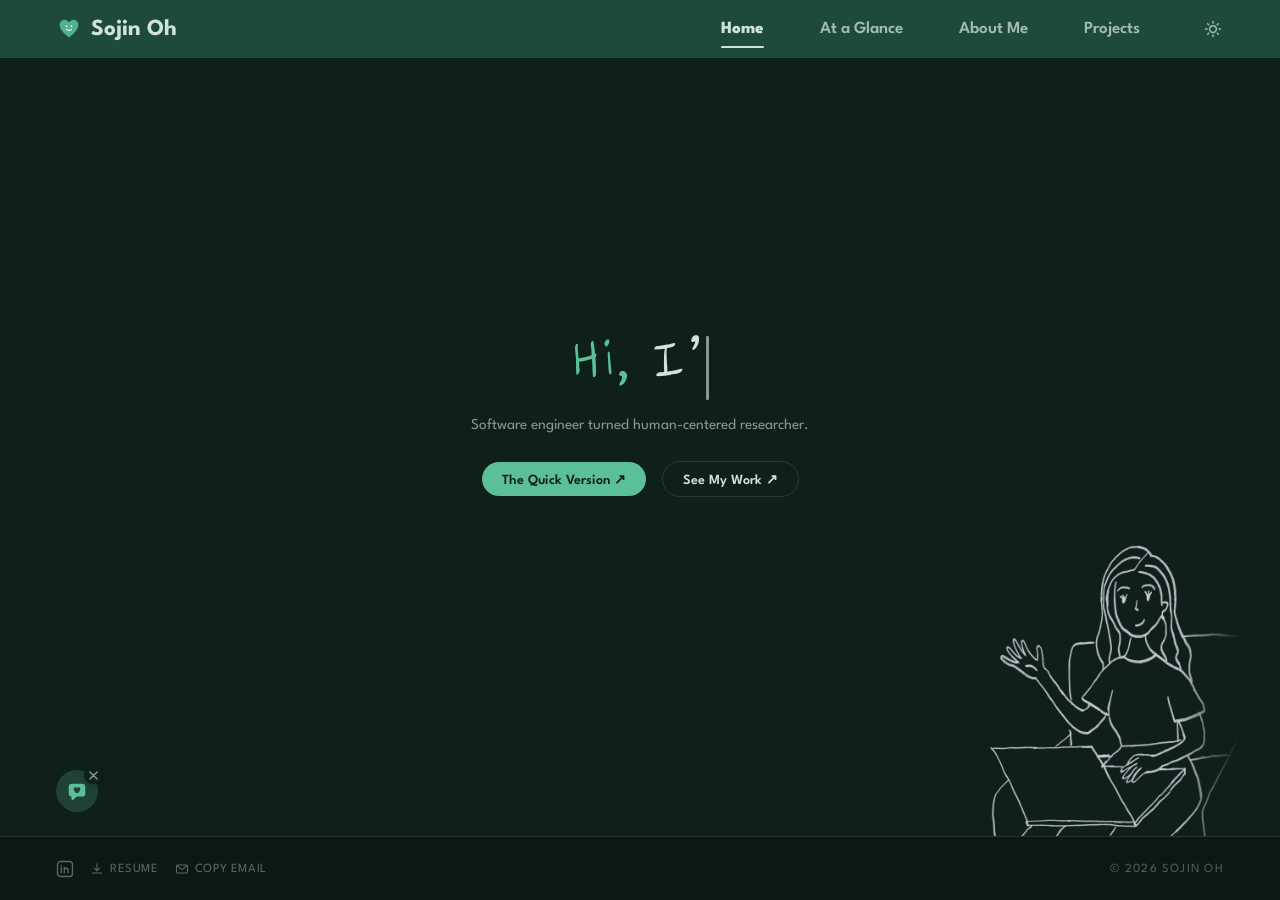
<file: index.html>
<!DOCTYPE html>
<html lang="en">
<head>
  <!-- Google tag (gtag.js) -->
  <script async src="https://www.googletagmanager.com/gtag/js?id=G-WYX55VS86H"></script>
  <script>
    window.dataLayer = window.dataLayer || [];
    function gtag(){dataLayer.push(arguments);}
    gtag('js', new Date());
    gtag('config', 'G-WYX55VS86H');
  </script>
  <meta charset="UTF-8">
  <meta name="viewport" content="width=device-width, initial-scale=1.0">
  <title>Sojin Oh</title>
  <link rel="preconnect" href="https://fonts.googleapis.com">
  <link rel="preconnect" href="https://fonts.gstatic.com" crossorigin>
  <link href="https://fonts.googleapis.com/css2?family=League+Spartan:wght@400;500;600;700;800&display=swap" rel="stylesheet">
  <script src="js/theme.js?v=2"></script>
  <link rel="stylesheet" href="css/base.css?v=1781901800">
  <link rel="stylesheet" href="css/nav.css?v=1781768619">
  <link rel="preload" href="fonts/Sojin-Hangul.ttf?v=2" as="font" type="font/ttf" crossorigin>
  <link rel="stylesheet" href="css/hero.css?v=1781900600">
  <link rel="stylesheet" href="css/cursor.css?v=1781900000">
  <link rel="stylesheet" href="css/feedback.css?v=1781900007">
</head>
<body>

<!-- Custom heart cursor -->
<div id="cursor-heart">
  <svg viewBox="0 0 64 64" fill="none">
    <path d="M32 52C32 52,9 37,9 22C9 14.5,15 9,21 9C26 9,30 12.5,32 16C34 12.5,38 9,43 9C49 9,55 14.5,55 22C55 37,32 52,32 52Z" fill="currentColor" opacity="0.9"/>
    <circle cx="26" cy="25" r="2" fill="white"/>
    <circle cx="38" cy="25" r="2" fill="white"/>
    <path d="M26 33 Q32 38.5 38 33" stroke="white" stroke-width="2.5" fill="none" stroke-linecap="round"/>
  </svg>
</div>
<canvas id="cursor-sparkle-canvas" width="90" height="90"></canvas>

<!-- Nav -->
<nav class="nav">
  <div class="nav-inner">
  <a class="nav-brand" href="/">
    <svg class="nav-heart-icon" viewBox="0 0 64 64" fill="none">
      <path d="M32 52C32 52,9 37,9 22C9 14.5,15 9,21 9C26 9,30 12.5,32 16C34 12.5,38 9,43 9C49 9,55 14.5,55 22C55 37,32 52,32 52Z" fill="currentColor" opacity="0.9"/>
      <circle cx="26" cy="25" r="2" fill="white"/>
      <circle cx="38" cy="25" r="2" fill="white"/>
      <path d="M26 33 Q32 38.5 38 33" stroke="white" stroke-width="2.5" fill="none" stroke-linecap="round"/>
    </svg>
    <span class="nav-logo-text">Sojin Oh</span>
  </a>
  <nav class="nav-links">
    <a class="nav-img-link active" href="/">Home</a>
    <a class="nav-img-link" href="glance.html">At a Glance</a>
    <a class="nav-img-link" href="about.html">About Me</a>
    <a class="nav-img-link" href="work.html">Projects</a>
  </nav>
  </div>
</nav>

<!-- Hero -->
<main class="hero">
  <div class="hero-inner">
    <div class="hero-content">
      <div class="heading-wrap">
        <div class="heading-text" id="heading-text"></div>
      </div>
      <p class="hero-caption">Software engineer turned human-centered researcher.</p>
      <div class="cta-row">
        <a class="cta" href="glance.html">The Quick Version ↗</a>
        <a class="cta-secondary" href="work.html">See My Work ↗</a>
      </div>
    </div>
  </div>
</main>

<!-- Doodle corner illustration -->
<img id="doodle-default" class="doodle" src="images/Animated-PNG-Export.png" alt="" aria-hidden="true">
<img id="doodle-hover"   class="doodle" src="images/doodle-hover.png"         alt="" aria-hidden="true">

<!-- Feedback bubble -->
<div class="feedback-toggle-wrap">
  <button class="feedback-toggle hidden" id="feedback-toggle" aria-label="Leave feedback">
    <svg class="feedback-icon" viewBox="0 0 24 24" aria-hidden="true"><path fill="currentColor" fill-rule="evenodd" d="M6.5 3h11A3.5 3.5 0 0 1 21 6.5v7a3.5 3.5 0 0 1-3.5 3.5h-5.6l-4.3 3.6c-.65.55-1.6.08-1.6-.76V17A3.5 3.5 0 0 1 3 13.5v-7A3.5 3.5 0 0 1 6.5 3zM12 13.6s-3.6-2.2-3.6-4.6a1.85 1.85 0 0 1 3.6-.8 1.85 1.85 0 0 1 3.6.8c0 2.4-3.6 4.6-3.6 4.6z"/></svg>
  </button>
  <button class="feedback-dismiss" id="feedback-dismiss" aria-label="Hide feedback button">
    <svg width="9" height="9" viewBox="0 0 10 10" fill="none" stroke="currentColor" stroke-width="1.6" stroke-linecap="round">
      <path d="M1 1l8 8M9 1l-8 8"/>
    </svg>
  </button>
</div>

<div class="feedback-card hidden" id="feedback-card">
  <button class="feedback-close" id="feedback-close" aria-label="Minimize">
    <svg width="13" height="13" viewBox="0 0 16 16" fill="none" stroke="currentColor" stroke-width="1.8" stroke-linecap="round">
      <path d="M3 13h10"/>
    </svg>
  </button>
  <div class="feedback-question feedback-title">Did you find what you were looking for?</div>
  <div class="feedback-emojis" id="feedback-emojis">
    <button class="feedback-emoji" data-label="Lost me">
      <svg class="feedback-emoji-icon" viewBox="0 0 64 64" fill="none" aria-hidden="true">
        <path d="M32 52C32 52,9 37,9 22C9 14.5,15 9,21 9C26 9,30 12.5,32 16C34 12.5,38 9,43 9C49 9,55 14.5,55 22C55 37,32 52,32 52Z" fill="currentColor" opacity="0.9"/>
        <path d="M24 23l4 4M24 27l4-4" stroke="white" stroke-width="2" stroke-linecap="round"/>
        <path d="M36 23l4 4M36 27l4-4" stroke="white" stroke-width="2" stroke-linecap="round"/>
        <path d="M24 35q2-2.4 4 0q2 2.4 4 0q2-2.4 4 0q2 2.4 4 0" stroke="white" stroke-width="2" fill="none" stroke-linecap="round"/>
      </svg>
      <span>Lost me</span>
    </button>
    <button class="feedback-emoji" data-label="Meh">
      <svg class="feedback-emoji-icon" viewBox="0 0 64 64" fill="none" aria-hidden="true">
        <path d="M32 52C32 52,9 37,9 22C9 14.5,15 9,21 9C26 9,30 12.5,32 16C34 12.5,38 9,43 9C49 9,55 14.5,55 22C55 37,32 52,32 52Z" fill="currentColor" opacity="0.9"/>
        <path d="M24 25h4" stroke="white" stroke-width="2.5" stroke-linecap="round"/>
        <path d="M36 25h4" stroke="white" stroke-width="2.5" stroke-linecap="round"/>
        <path d="M26 35h12" stroke="white" stroke-width="2.5" stroke-linecap="round"/>
      </svg>
      <span>Meh</span>
    </button>
    <button class="feedback-emoji" data-label="Decent">
      <svg class="feedback-emoji-icon" viewBox="0 0 64 64" fill="none" aria-hidden="true">
        <path d="M32 52C32 52,9 37,9 22C9 14.5,15 9,21 9C26 9,30 12.5,32 16C34 12.5,38 9,43 9C49 9,55 14.5,55 22C55 37,32 52,32 52Z" fill="currentColor" opacity="0.9"/>
        <circle cx="26" cy="25" r="2" fill="white"/>
        <circle cx="38" cy="25" r="2" fill="white"/>
        <path d="M26 33Q32 38.5 38 33" stroke="white" stroke-width="2.5" fill="none" stroke-linecap="round"/>
      </svg>
      <span>Decent</span>
    </button>
    <button class="feedback-emoji" data-label="Loved it">
      <svg class="feedback-emoji-icon" viewBox="0 0 64 64" fill="none" aria-hidden="true">
        <path d="M32 52C32 52,9 37,9 22C9 14.5,15 9,21 9C26 9,30 12.5,32 16C34 12.5,38 9,43 9C49 9,55 14.5,55 22C55 37,32 52,32 52Z" fill="currentColor" opacity="0.9"/>
        <path d="M32 52C32 52,9 37,9 22C9 14.5,15 9,21 9C26 9,30 12.5,32 16C34 12.5,38 9,43 9C49 9,55 14.5,55 22C55 37,32 52,32 52Z" fill="white" transform="translate(26,24) scale(0.16) translate(-32,-30)"/>
        <path d="M32 52C32 52,9 37,9 22C9 14.5,15 9,21 9C26 9,30 12.5,32 16C34 12.5,38 9,43 9C49 9,55 14.5,55 22C55 37,32 52,32 52Z" fill="white" transform="translate(38,24) scale(0.16) translate(-32,-30)"/>
        <path d="M23 33Q32 42 41 33" stroke="white" stroke-width="2.5" fill="none" stroke-linecap="round"/>
      </svg>
      <span>Loved it</span>
    </button>
    <button class="feedback-emoji" data-label="Obsessed">
      <svg class="feedback-emoji-icon" viewBox="0 0 64 64" fill="none" aria-hidden="true">
        <path d="M32 52C32 52,9 37,9 22C9 14.5,15 9,21 9C26 9,30 12.5,32 16C34 12.5,38 9,43 9C49 9,55 14.5,55 22C55 37,32 52,32 52Z" fill="currentColor" opacity="0.9"/>
        <path d="M26,21 L27.2,23.8 L30,25 L27.2,26.2 L26,29 L24.8,26.2 L22,25 L24.8,23.8 Z" fill="white"/>
        <path d="M38,21 L39.2,23.8 L42,25 L39.2,26.2 L38,29 L36.8,26.2 L34,25 L36.8,23.8 Z" fill="white"/>
        <ellipse cx="32" cy="36" rx="3.2" ry="4.4" fill="white"/>
      </svg>
      <span>Obsessed</span>
    </button>
  </div>
  <hr class="feedback-divider">
  <label class="feedback-question feedback-text-label" for="feedback-text">Anything I should do differently?</label>
  <div class="feedback-quick-replies" id="feedback-quick-replies">
    <button class="feedback-quick-reply" type="button">All good, loved it!</button>
    <button class="feedback-quick-reply" type="button">More project details please</button>
    <button class="feedback-quick-reply" type="button">More about your design process</button>
  </div>
  <textarea class="feedback-text" id="feedback-text" rows="3" placeholder="Type away, or tap a bubble above..."></textarea>
  <button class="feedback-submit" id="feedback-submit" disabled>Send feedback 💌</button>
</div>

<footer class="page-footer">
  <div class="page-footer-inner">
    <div class="page-socials">
      <a class="page-social-icon" href="https://www.linkedin.com/in/sojinoh/" target="_blank" rel="noopener" aria-label="LinkedIn">
        <svg width="18" height="18" viewBox="0 0 24 24" fill="none">
          <rect x="2" y="2" width="20" height="20" rx="4" stroke="currentColor" stroke-width="1.8"/>
          <path d="M7 10v7" stroke="currentColor" stroke-width="1.8" stroke-linecap="round"/>
          <circle cx="7" cy="7.5" r="1.1" fill="currentColor"/>
          <path d="M11 17v-3.5a2.5 2.5 0 0 1 5 0V17M11 10v7" stroke="currentColor" stroke-width="1.8" stroke-linecap="round"/>
        </svg>
      </a>
      <a class="page-social-link" href="Sojin_Oh_Resume.pdf" download aria-label="Download Resume">
        <svg width="14" height="14" viewBox="0 0 24 24" fill="none" stroke="currentColor" stroke-width="1.8" stroke-linecap="round" stroke-linejoin="round">
          <path d="M12 3v12M7.5 10.5 12 15l4.5-4.5"/>
          <path d="M4 19h16"/>
        </svg>
        Resume
      </a>
      <button class="page-social-link copy-email-btn" data-email="sojinohh@gmail.com" aria-label="Copy email address">
        <svg width="14" height="14" viewBox="0 0 24 24" fill="none" stroke="currentColor" stroke-width="1.8" stroke-linecap="round" stroke-linejoin="round">
          <rect x="2.5" y="5" width="19" height="14" rx="2.5"/>
          <path d="M3.5 6.5 12 13l8.5-6.5"/>
        </svg>
        <span class="copy-email-label">Copy Email</span>
      </button>
    </div>
    <span class="page-footer-copy">© 2026 Sojin Oh</span>
  </div>
</footer>

<script src="js/cursor.js"></script>
<script>
  (function () {
    const el = document.getElementById('heading-text');
    const segments = [
      { text: 'Hi,', hi: true },
      { text: " I'm ", hi: false }
    ];
    const allChars = [];
    for (const seg of segments) {
      for (const char of seg.text) allChars.push({ char, hi: seg.hi });
    }
    const names = ['Sojin', '소진'];
    // Load the Korean handwriting now so 소진 never flashes in the fallback font
    if (document.fonts) document.fonts.load('1em "Sojin Hand"', '소진');

    const cursor = document.createElement('span');
    cursor.className = 'type-cursor';
    el.appendChild(cursor);

    const pauseAfter = 'Hi,'.length - 1;
    let i = 0;
    function typeNext() {
      if (i >= allChars.length) {
        typeNameSeq(0);
        return;
      }
      const { char, hi } = allChars[i];
      const span = document.createElement('span');
      if (hi) span.className = 'heading-hi';
      span.textContent = char === ' ' ? ' ' : char;
      el.insertBefore(span, cursor);
      const delay = i === pauseAfter ? 520 : 130;
      i++;
      setTimeout(typeNext, delay);
    }

    function typeNameSeq(nameIdx) {
      typeNameChar(names[nameIdx], 0, nameIdx);
    }

    function typeNameChar(str, idx, nameIdx) {
      if (idx >= str.length) {
        setTimeout(() => eraseName(str.length, nameIdx), 2200);
        return;
      }
      const span = document.createElement('span');
      span.className = 'heading-name-char';
      span.textContent = str[idx];
      el.insertBefore(span, cursor);
      setTimeout(() => typeNameChar(str, idx + 1, nameIdx), 130);
    }

    function eraseName(count, nameIdx) {
      if (count <= 0) {
        const nextIdx = (nameIdx + 1) % names.length;
        setTimeout(() => typeNameSeq(nextIdx), 400);
        return;
      }
      const chars = el.querySelectorAll('.heading-name-char');
      const last = chars[chars.length - 1];
      if (last) last.remove();
      setTimeout(() => eraseName(count - 1, nameIdx), 110);
    }

    typeNext();
  })();
</script>
<script>
  document.querySelectorAll('.nav-img-link, .cta, .cta-secondary, .social-icon').forEach(el => {
    el.addEventListener('mouseenter', () => document.body.classList.add('doodle-reacting'));
    el.addEventListener('mouseleave', () => document.body.classList.remove('doodle-reacting'));
  });
</script>
<script>
  (function () {
    const hero = document.querySelector('.hero');
    if (!hero) return;
    const RANGE = 22;
    hero.addEventListener('mousemove', e => {
      const rect = hero.getBoundingClientRect();
      const nx = (e.clientX - rect.left) / rect.width - 0.5;
      const ny = (e.clientY - rect.top) / rect.height - 0.5;
      hero.style.setProperty('--mx', (nx * RANGE).toFixed(1));
      hero.style.setProperty('--my', (ny * RANGE).toFixed(1));
    });
    hero.addEventListener('mouseleave', () => {
      hero.style.setProperty('--mx', 0);
      hero.style.setProperty('--my', 0);
    });
  })();
</script>

<button class="scroll-hint hidden" id="scroll-hint" aria-label="Scroll down">
  <svg width="16" height="16" viewBox="0 0 16 16" fill="none" stroke="currentColor" stroke-width="2" stroke-linecap="round" stroke-linejoin="round">
    <path d="M3 6l5 5 5-5"/>
  </svg>
</button>
<script src="js/feedback.js?v=2"></script>
<script src="js/copy-email.js"></script>
<script src="js/scroll-hint.js?v=6"></script>

</body>
</html>
</file>
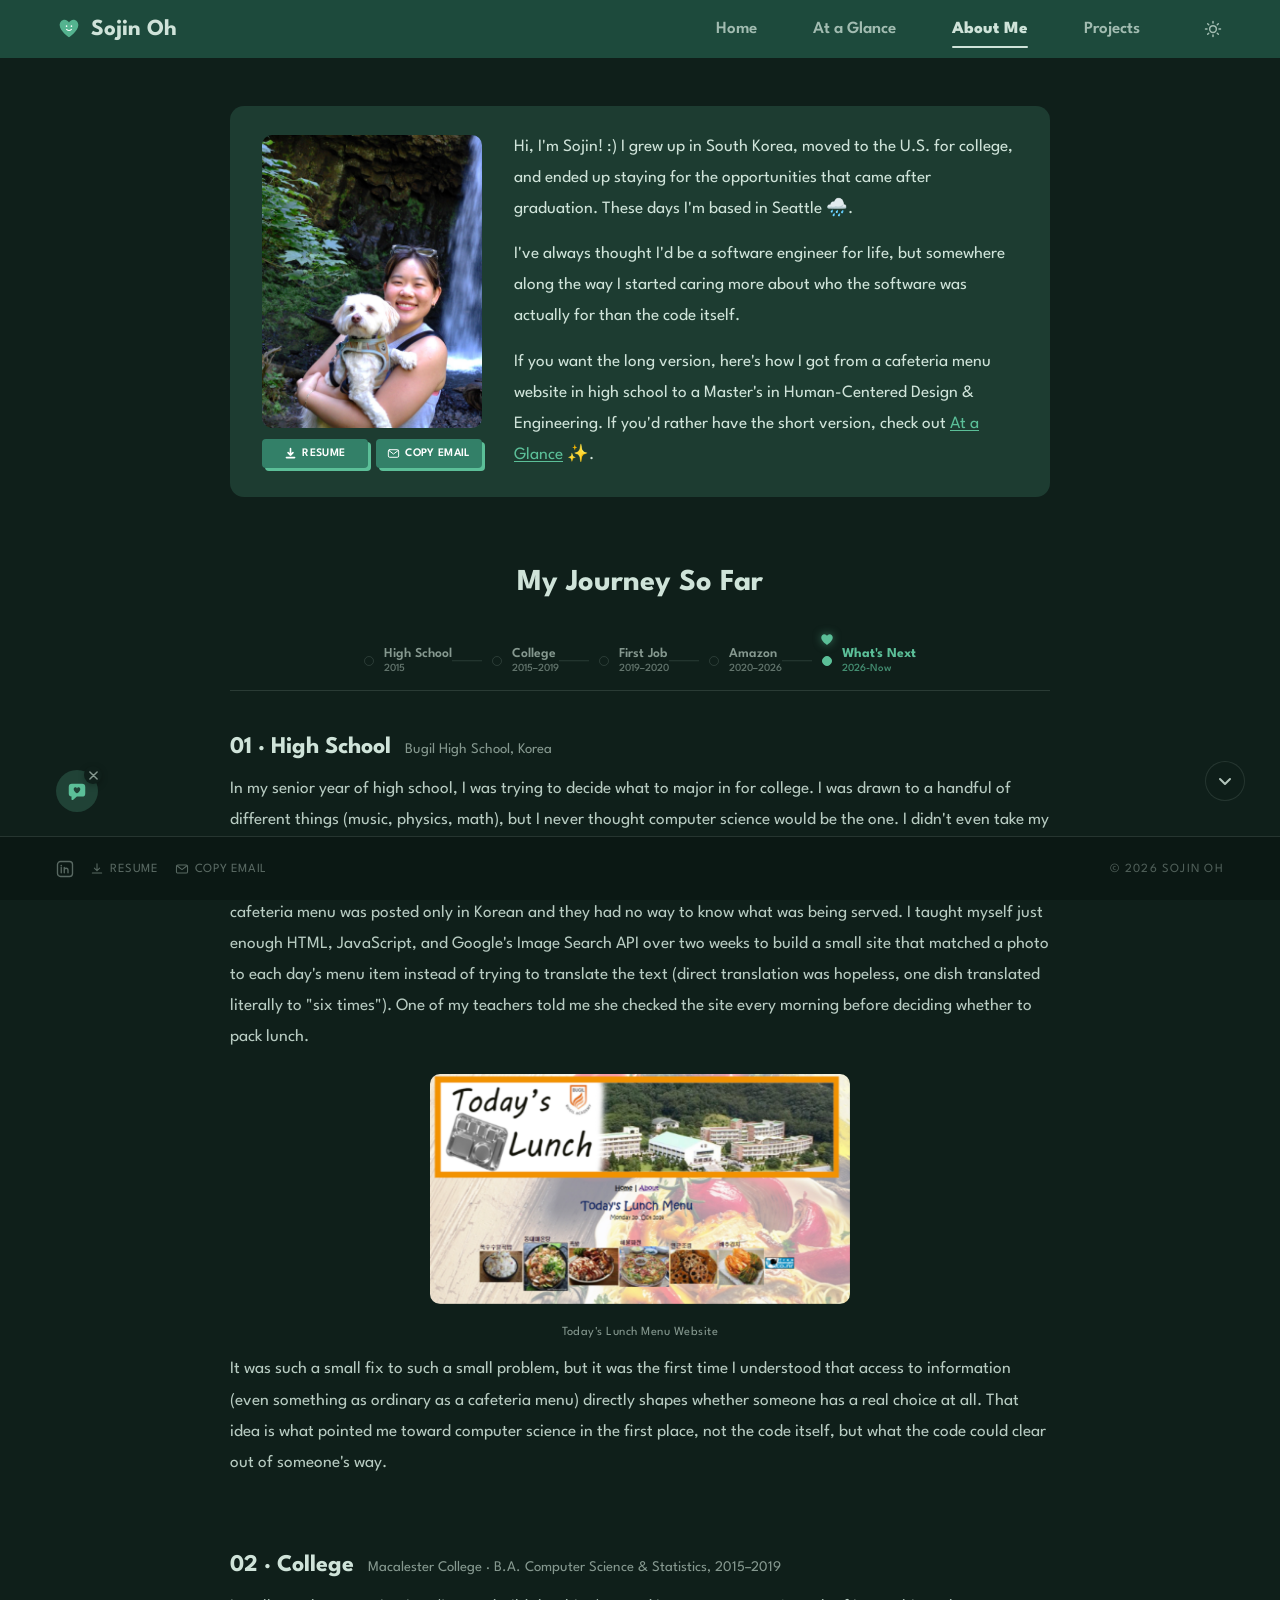
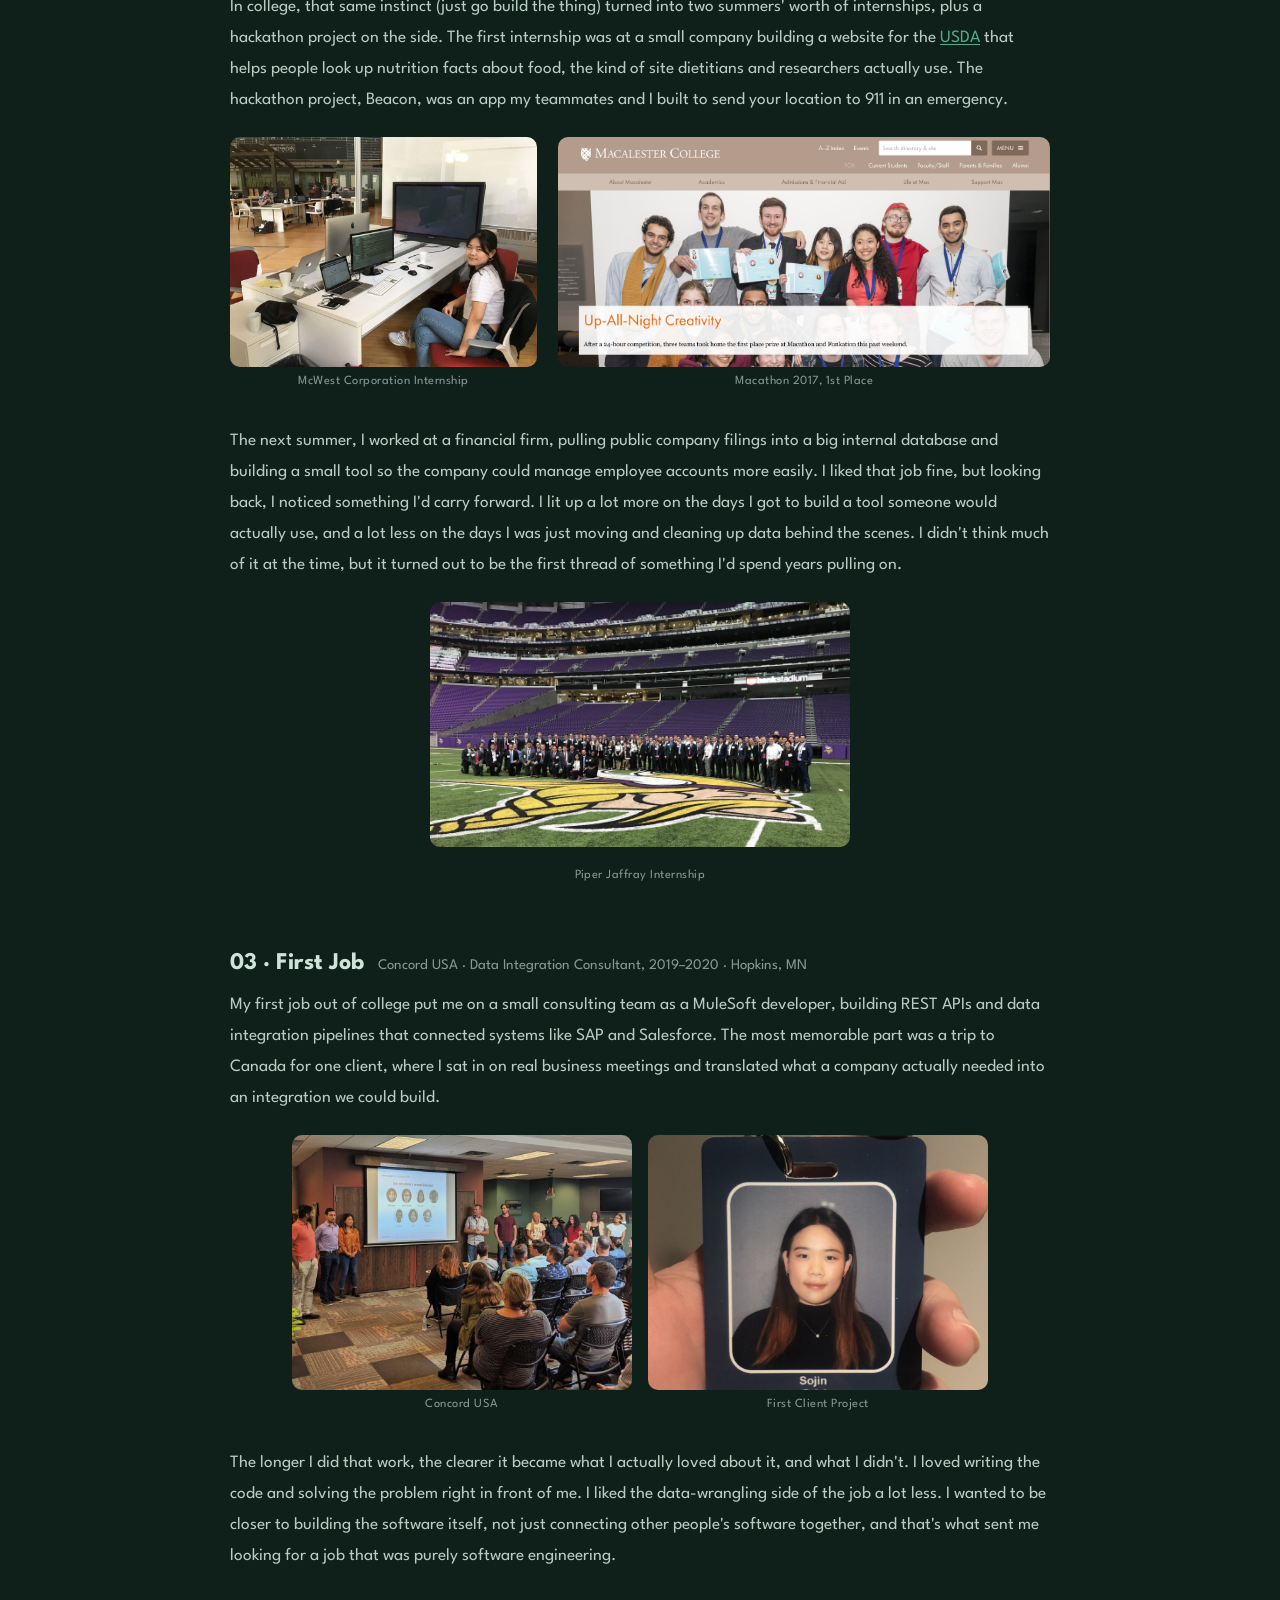
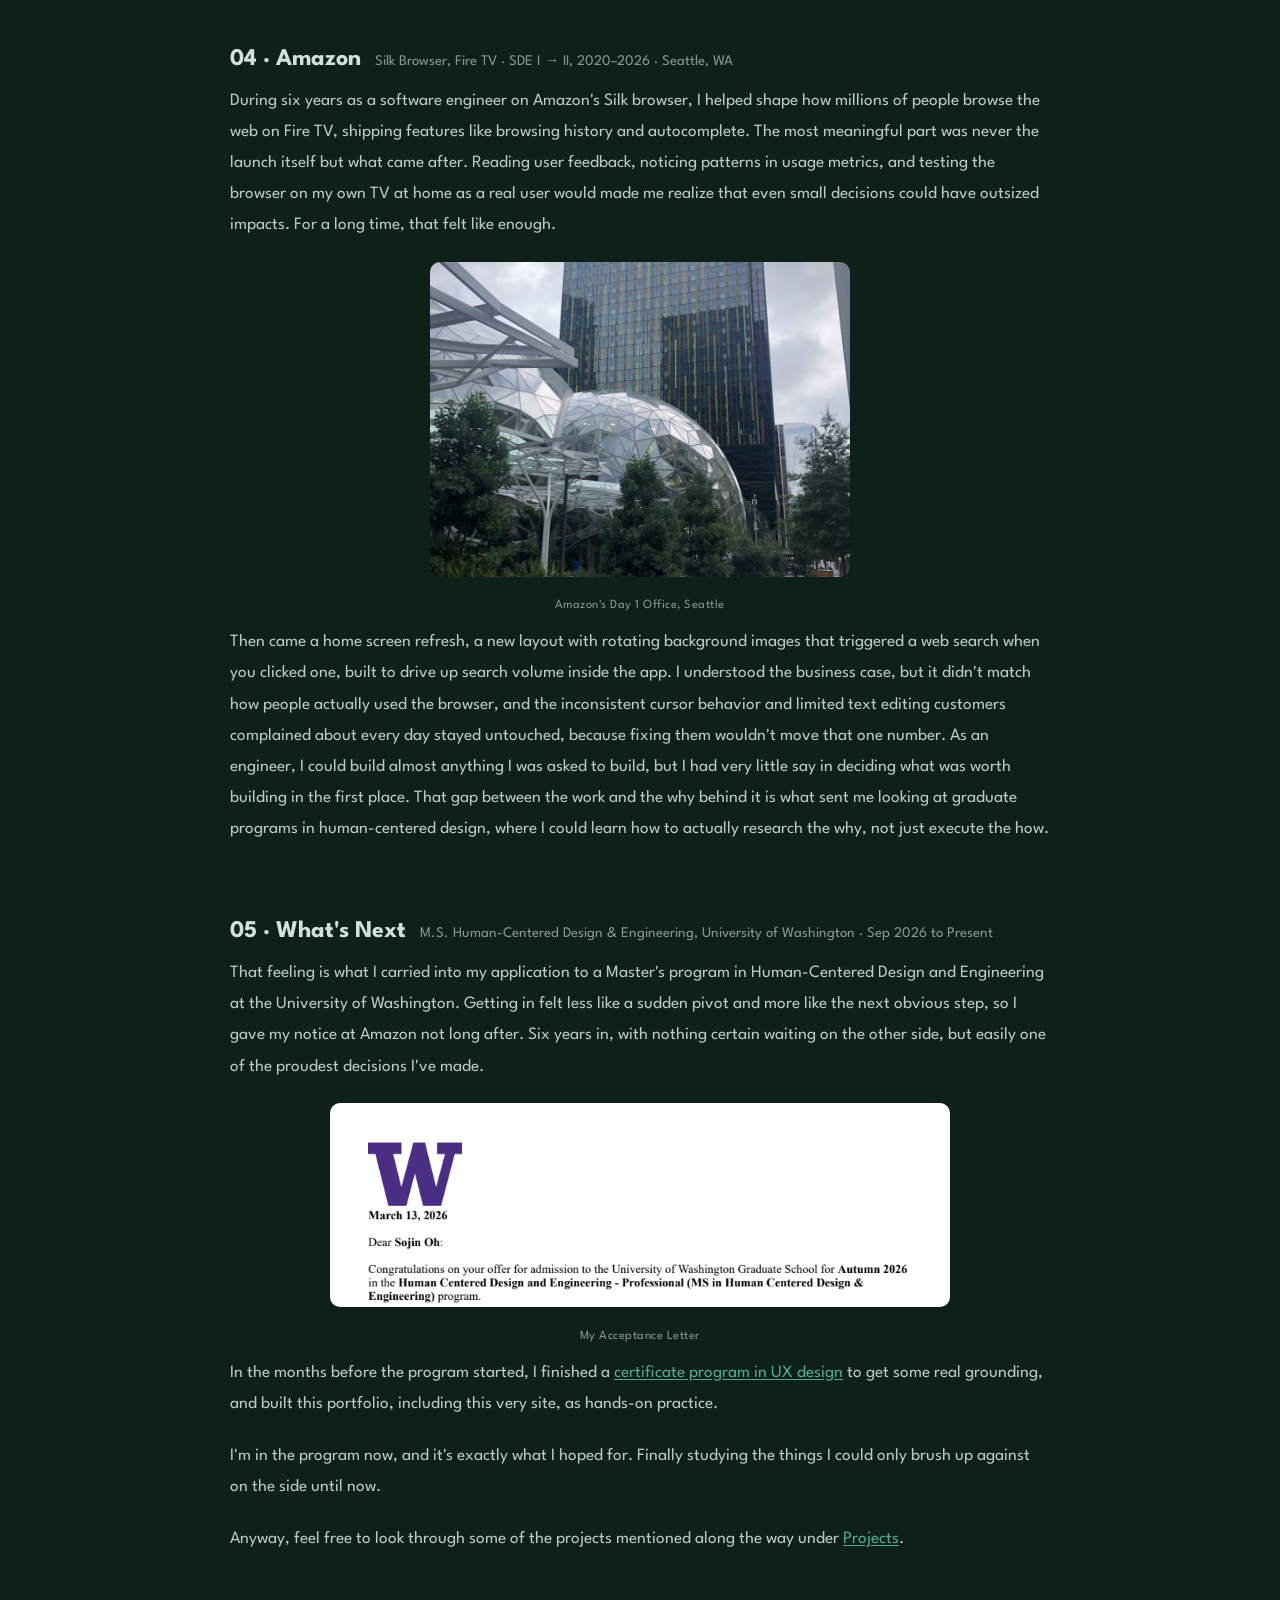
<file: about.html>
<!DOCTYPE html>
<html lang="en">
<head>
  <!-- Google tag (gtag.js) -->
  <script async src="https://www.googletagmanager.com/gtag/js?id=G-WYX55VS86H"></script>
  <script>
    window.dataLayer = window.dataLayer || [];
    function gtag(){dataLayer.push(arguments);}
    gtag('js', new Date());
    gtag('config', 'G-WYX55VS86H');
  </script>
  <meta charset="UTF-8">
  <meta name="viewport" content="width=device-width, initial-scale=1.0">
  <title>About — Sojin Oh</title>
  <link rel="preconnect" href="https://fonts.googleapis.com">
  <link rel="preconnect" href="https://fonts.gstatic.com" crossorigin>
  <link href="https://fonts.googleapis.com/css2?family=League+Spartan:wght@400;500;600;700;800&display=swap" rel="stylesheet">
  <script src="js/theme.js?v=2"></script>
  <link rel="stylesheet" href="css/base.css?v=1781901800">
  <link rel="stylesheet" href="css/nav.css?v=1781768619">
  <link rel="stylesheet" href="css/cursor.css?v=1781900000">
  <link rel="stylesheet" href="css/pages.css?v=1781901700">
  <link rel="stylesheet" href="css/feedback.css?v=1781900007">
</head>
<body>

<div id="cursor-heart">
  <svg viewBox="0 0 64 64" fill="none">
    <path d="M32 52C32 52,9 37,9 22C9 14.5,15 9,21 9C26 9,30 12.5,32 16C34 12.5,38 9,43 9C49 9,55 14.5,55 22C55 37,32 52,32 52Z" fill="currentColor" opacity="0.9"/>
    <circle cx="26" cy="25" r="2" fill="white"/>
    <circle cx="38" cy="25" r="2" fill="white"/>
    <path d="M26 33 Q32 38.5 38 33" stroke="white" stroke-width="2.5" fill="none" stroke-linecap="round"/>
  </svg>
</div>
<canvas id="cursor-sparkle-canvas" width="90" height="90"></canvas>

<nav class="nav">
  <div class="nav-inner">
  <a class="nav-brand" href="/">
    <svg class="nav-heart-icon" viewBox="0 0 64 64" fill="none">
      <path d="M32 52C32 52,9 37,9 22C9 14.5,15 9,21 9C26 9,30 12.5,32 16C34 12.5,38 9,43 9C49 9,55 14.5,55 22C55 37,32 52,32 52Z" fill="currentColor" opacity="0.9"/>
      <circle cx="26" cy="25" r="2" fill="white"/>
      <circle cx="38" cy="25" r="2" fill="white"/>
      <path d="M26 33 Q32 38.5 38 33" stroke="white" stroke-width="2.5" fill="none" stroke-linecap="round"/>
    </svg>
    <span class="nav-logo-text">Sojin Oh</span>
  </a>
  <nav class="nav-links">
    <a class="nav-img-link" href="/">Home</a>
    <a class="nav-img-link" href="glance.html">At a Glance</a>
    <a class="nav-img-link active" href="about.html">About Me</a>
    <a class="nav-img-link" href="work.html">Projects</a>
  </nav>
  </div>
</nav>

<main class="page-main">

  <section class="page-section">
   <div class="about-content">
    <div class="intro-row sr">
      <div class="intro-photo-col">
        <img class="intro-photo" src="images/about-me.jpg" alt="Sojin Oh smiling outdoors, holding her dog">
        <div class="intro-cta-row">
          <a class="intro-cta-btn" href="Sojin_Oh_Resume.pdf" download aria-label="Download Resume">
            <svg width="13" height="13" viewBox="0 0 16 16" fill="none" stroke="currentColor" stroke-width="2" stroke-linecap="round" stroke-linejoin="round">
              <path d="M8 2v8M5 7l3 3 3-3"/>
              <path d="M3 13h10"/>
            </svg>
            Resume
          </a>
          <button class="intro-cta-btn copy-email-btn" data-email="sojinohh@gmail.com" aria-label="Copy email address">
            <svg width="13" height="13" viewBox="0 0 24 24" fill="none" stroke="currentColor" stroke-width="1.8" stroke-linecap="round" stroke-linejoin="round">
              <rect x="2.5" y="5" width="19" height="14" rx="2.5"/>
              <path d="M3.5 6.5 12 13l8.5-6.5"/>
            </svg>
            <span class="copy-email-label">Copy Email</span>
          </button>
        </div>
      </div>
      <div class="intro-text-group">
        <p class="intro-text">Hi, I'm Sojin! :) I grew up in South Korea, moved to the U.S. for college, and ended up staying for the opportunities that came after graduation. These days I'm based in Seattle 🌧️.</p>
        <p class="intro-text">I've always thought I'd be a software engineer for life, but somewhere along the way I started caring more about who the software was actually for than the code itself.</p>
        <p class="intro-text">If you want the long version, here's how I got from a cafeteria menu website in high school to a Master's in Human-Centered Design &amp; Engineering. If you'd rather have the short version, check out <a href="glance.html">At a Glance</a> ✨.</p>
      </div>
    </div>

    <h2 class="timeline-title">My Journey So Far</h2>

    <nav class="life-stepper" id="life-stepper" aria-label="Life stages">
      <div class="life-stepper-track">
        <svg class="life-stepper-heart" viewBox="0 0 64 64" aria-hidden="true">
          <path d="M32 52C32 52,9 37,9 22C9 14.5,15 9,21 9C26 9,30 12.5,32 16C34 12.5,38 9,43 9C49 9,55 14.5,55 22C55 37,32 52,32 52Z" fill="currentColor"/>
        </svg>
        <a href="#stage-highschool" class="life-stepper-step active"><span class="life-stepper-num"></span><span class="life-stepper-text"><span class="life-stepper-label">High School</span><span class="life-stepper-year">2015</span></span></a>
        <a href="#stage-college" class="life-stepper-step"><span class="life-stepper-num"></span><span class="life-stepper-text"><span class="life-stepper-label">College</span><span class="life-stepper-year">2015–2019</span></span></a>
        <a href="#stage-consulting" class="life-stepper-step"><span class="life-stepper-num"></span><span class="life-stepper-text"><span class="life-stepper-label">First Job</span><span class="life-stepper-year">2019–2020</span></span></a>
        <a href="#stage-amazon" class="life-stepper-step"><span class="life-stepper-num"></span><span class="life-stepper-text"><span class="life-stepper-label">Amazon</span><span class="life-stepper-year">2020–2026</span></span></a>
        <a href="#stage-whatsnext" class="life-stepper-step"><span class="life-stepper-num"></span><span class="life-stepper-text"><span class="life-stepper-label">What's Next</span><span class="life-stepper-year">2026-Now</span></span></a>
      </div>
    </nav>

    <div class="life-stages">

      <div class="life-stage sr" id="stage-highschool">
        <div class="life-stage-header">
          <span class="life-stage-label">01 · High School</span>
          <span class="life-stage-meta">Bugil High School, Korea</span>
        </div>
        <p class="story-text">In my senior year of high school, I was trying to decide what to major in for college. I was drawn to a handful of different things (music, physics, math), but I never thought computer science would be the one. I didn't even take my first CS class until that same senior year. What changed my mind was a project I built on the side while learning to code. I noticed the English-speaking teachers at my school packing lunch from home every day, because the cafeteria menu was posted only in Korean and they had no way to know what was being served. I taught myself just enough HTML, JavaScript, and Google's Image Search API over two weeks to build a small site that matched a photo to each day's menu item instead of trying to translate the text (direct translation was hopeless, one dish translated literally to "six times"). One of my teachers told me she checked the site every morning before deciding whether to pack lunch.</p>
        <figure class="life-stage-figure">
          <img class="life-stage-image life-stage-image--contain" src="images/glp-menu-screenshot.png" alt="Today's Lunch Menu website, showing the week's cafeteria menu as photos" style="aspect-ratio: 2263 / 1238; max-width: 420px;">
          <figcaption>Today's Lunch Menu Website</figcaption>
        </figure>
        <p class="story-text">It was such a small fix to such a small problem, but it was the first time I understood that access to information (even something as ordinary as a cafeteria menu) directly shapes whether someone has a real choice at all. That idea is what pointed me toward computer science in the first place, not the code itself, but what the code could clear out of someone's way.</p>
      </div>

      <div class="life-stage sr" id="stage-college">
        <div class="life-stage-header">
          <span class="life-stage-label">02 · College</span>
          <span class="life-stage-meta">Macalester College · B.A. Computer Science &amp; Statistics, 2015–2019</span>
        </div>
        <p class="story-text">In college, that same instinct (just go build the thing) turned into two summers' worth of internships, plus a hackathon project on the side. The first internship was at a small company building a website for the <a href="https://fdc.nal.usda.gov/" target="_blank" rel="noopener">USDA</a> that helps people look up nutrition facts about food, the kind of site dietitians and researchers actually use. The hackathon project, Beacon, was an app my teammates and I built to send your location to 911 in an emergency.</p>
        <div class="life-stage-image-row life-stage-image-row--spread">
          <figure class="life-stage-figure">
            <img class="life-stage-image" src="images/college-mcwest.jpg" alt="Sojin at her desk during her internship at McWest Corporation">
            <figcaption>McWest Corporation Internship</figcaption>
          </figure>
          <figure class="life-stage-figure">
            <img class="life-stage-image life-stage-image--contain" src="images/college-macathon.png" alt="Macalester College news article about Sojin's team winning first place at Macathon" style="aspect-ratio: 1279 / 598;">
            <figcaption>Macathon 2017, 1st Place</figcaption>
          </figure>
        </div>
        <p class="story-text">The next summer, I worked at a financial firm, pulling public company filings into a big internal database and building a small tool so the company could manage employee accounts more easily. I liked that job fine, but looking back, I noticed something I'd carry forward. I lit up a lot more on the days I got to build a tool someone would actually use, and a lot less on the days I was just moving and cleaning up data behind the scenes. I didn't think much of it at the time, but it turned out to be the first thread of something I'd spend years pulling on.</p>
        <figure class="life-stage-figure">
          <img class="life-stage-image life-stage-image--contain" src="images/college-piper-jaffray.jpg" alt="Sojin during her internship summer at Piper Jaffray" style="aspect-ratio: 960 / 560; max-width: 420px;">
          <figcaption>Piper Jaffray Internship</figcaption>
        </figure>
      </div>

      <div class="life-stage sr" id="stage-consulting">
        <div class="life-stage-header">
          <span class="life-stage-label">03 · First Job</span>
          <span class="life-stage-meta">Concord USA · Data Integration Consultant, 2019–2020 · Hopkins, MN</span>
        </div>
        <p class="story-text">My first job out of college put me on a small consulting team as a MuleSoft developer, building REST APIs and data integration pipelines that connected systems like SAP and Salesforce. The most memorable part was a trip to Canada for one client, where I sat in on real business meetings and translated what a company actually needed into an integration we could build.</p>
        <div class="life-stage-image-row">
          <figure class="life-stage-figure">
            <img class="life-stage-image" src="images/job-concord.jpg" alt="Sojin presenting at a meeting during her time at Concord USA">
            <figcaption>Concord USA</figcaption>
          </figure>
          <figure class="life-stage-figure">
            <img class="life-stage-image" src="images/job-concord-2.jpg" alt="Sojin's employee badge from Concord USA">
            <figcaption>First Client Project</figcaption>
          </figure>
        </div>
        <p class="story-text">The longer I did that work, the clearer it became what I actually loved about it, and what I didn't. I loved writing the code and solving the problem right in front of me. I liked the data-wrangling side of the job a lot less. I wanted to be closer to building the software itself, not just connecting other people's software together, and that's what sent me looking for a job that was purely software engineering.</p>
      </div>

      <div class="life-stage sr" id="stage-amazon">
        <div class="life-stage-header">
          <span class="life-stage-label">04 · Amazon</span>
          <span class="life-stage-meta">Silk Browser, Fire TV · SDE I → II, 2020–2026 · Seattle, WA</span>
        </div>
        <p class="story-text">During six years as a software engineer on Amazon's Silk browser, I helped shape how millions of people browse the web on Fire TV, shipping features like browsing history and autocomplete. The most meaningful part was never the launch itself but what came after. Reading user feedback, noticing patterns in usage metrics, and testing the browser on my own TV at home as a real user would made me realize that even small decisions could have outsized impacts. For a long time, that felt like enough.</p>
        <figure class="life-stage-figure">
          <img class="life-stage-image" src="images/amazon.jpg" alt="The Amazon Spheres in Seattle">
          <figcaption>Amazon's Day 1 Office, Seattle</figcaption>
        </figure>
        <p class="story-text">Then came a home screen refresh, a new layout with rotating background images that triggered a web search when you clicked one, built to drive up search volume inside the app. I understood the business case, but it didn't match how people actually used the browser, and the inconsistent cursor behavior and limited text editing customers complained about every day stayed untouched, because fixing them wouldn't move that one number. As an engineer, I could build almost anything I was asked to build, but I had very little say in deciding what was worth building in the first place. That gap between the work and the why behind it is what sent me looking at graduate programs in human-centered design, where I could learn how to actually research the why, not just execute the how.</p>
      </div>

      <div class="life-stage sr" id="stage-whatsnext">
        <div class="life-stage-header">
          <span class="life-stage-label">05 · What's Next</span>
          <span class="life-stage-meta">M.S. Human-Centered Design &amp; Engineering, University of Washington · Sep 2026 to Present</span>
        </div>
        <p class="story-text">That feeling is what I carried into my application to a Master's program in Human-Centered Design and Engineering at the University of Washington. Getting in felt less like a sudden pivot and more like the next obvious step, so I gave my notice at Amazon not long after. Six years in, with nothing certain waiting on the other side, but easily one of the proudest decisions I've made.</p>
        <figure class="life-stage-figure">
          <img class="life-stage-image life-stage-image--contain" src="images/uw-admission.png" alt="Sojin's admission letter to the University of Washington's Human Centered Design and Engineering program" style="aspect-ratio: 784 / 258; max-width: 620px;">
          <figcaption>My Acceptance Letter</figcaption>
        </figure>
        <p class="story-text">In the months before the program started, I finished a <a href="https://www.coursera.org/account/accomplishments/specialization/4PCELWTQYY0I" target="_blank" rel="noopener">certificate program in UX design</a> to get some real grounding, and built this portfolio, including this very site, as hands-on practice.</p>
        <p class="story-text">I'm in the program now, and it's exactly what I hoped for. Finally studying the things I could only brush up against on the side until now.</p>
        <p class="story-text">Anyway, feel free to look through some of the projects mentioned along the way under <a href="work.html">Projects</a>.</p>
      </div>

    </div>
   </div>
  </section>

</main>

<!-- Feedback bubble -->
<div class="feedback-toggle-wrap">
  <button class="feedback-toggle hidden" id="feedback-toggle" aria-label="Leave feedback">
    <svg class="feedback-icon" viewBox="0 0 24 24" aria-hidden="true"><path fill="currentColor" fill-rule="evenodd" d="M6.5 3h11A3.5 3.5 0 0 1 21 6.5v7a3.5 3.5 0 0 1-3.5 3.5h-5.6l-4.3 3.6c-.65.55-1.6.08-1.6-.76V17A3.5 3.5 0 0 1 3 13.5v-7A3.5 3.5 0 0 1 6.5 3zM12 13.6s-3.6-2.2-3.6-4.6a1.85 1.85 0 0 1 3.6-.8 1.85 1.85 0 0 1 3.6.8c0 2.4-3.6 4.6-3.6 4.6z"/></svg>
  </button>
  <button class="feedback-dismiss" id="feedback-dismiss" aria-label="Hide feedback button">
    <svg width="9" height="9" viewBox="0 0 10 10" fill="none" stroke="currentColor" stroke-width="1.6" stroke-linecap="round">
      <path d="M1 1l8 8M9 1l-8 8"/>
    </svg>
  </button>
</div>

<div class="feedback-card hidden" id="feedback-card">
  <button class="feedback-close" id="feedback-close" aria-label="Minimize">
    <svg width="13" height="13" viewBox="0 0 16 16" fill="none" stroke="currentColor" stroke-width="1.8" stroke-linecap="round">
      <path d="M3 13h10"/>
    </svg>
  </button>
  <div class="feedback-question feedback-title">Did you find what you were looking for?</div>
  <div class="feedback-emojis" id="feedback-emojis">
    <button class="feedback-emoji" data-label="Lost me">
      <svg class="feedback-emoji-icon" viewBox="0 0 64 64" fill="none" aria-hidden="true">
        <path d="M32 52C32 52,9 37,9 22C9 14.5,15 9,21 9C26 9,30 12.5,32 16C34 12.5,38 9,43 9C49 9,55 14.5,55 22C55 37,32 52,32 52Z" fill="currentColor" opacity="0.9"/>
        <path d="M24 23l4 4M24 27l4-4" stroke="white" stroke-width="2" stroke-linecap="round"/>
        <path d="M36 23l4 4M36 27l4-4" stroke="white" stroke-width="2" stroke-linecap="round"/>
        <path d="M24 35q2-2.4 4 0q2 2.4 4 0q2-2.4 4 0q2 2.4 4 0" stroke="white" stroke-width="2" fill="none" stroke-linecap="round"/>
      </svg>
      <span>Lost me</span>
    </button>
    <button class="feedback-emoji" data-label="Meh">
      <svg class="feedback-emoji-icon" viewBox="0 0 64 64" fill="none" aria-hidden="true">
        <path d="M32 52C32 52,9 37,9 22C9 14.5,15 9,21 9C26 9,30 12.5,32 16C34 12.5,38 9,43 9C49 9,55 14.5,55 22C55 37,32 52,32 52Z" fill="currentColor" opacity="0.9"/>
        <path d="M24 25h4" stroke="white" stroke-width="2.5" stroke-linecap="round"/>
        <path d="M36 25h4" stroke="white" stroke-width="2.5" stroke-linecap="round"/>
        <path d="M26 35h12" stroke="white" stroke-width="2.5" stroke-linecap="round"/>
      </svg>
      <span>Meh</span>
    </button>
    <button class="feedback-emoji" data-label="Decent">
      <svg class="feedback-emoji-icon" viewBox="0 0 64 64" fill="none" aria-hidden="true">
        <path d="M32 52C32 52,9 37,9 22C9 14.5,15 9,21 9C26 9,30 12.5,32 16C34 12.5,38 9,43 9C49 9,55 14.5,55 22C55 37,32 52,32 52Z" fill="currentColor" opacity="0.9"/>
        <circle cx="26" cy="25" r="2" fill="white"/>
        <circle cx="38" cy="25" r="2" fill="white"/>
        <path d="M26 33Q32 38.5 38 33" stroke="white" stroke-width="2.5" fill="none" stroke-linecap="round"/>
      </svg>
      <span>Decent</span>
    </button>
    <button class="feedback-emoji" data-label="Loved it">
      <svg class="feedback-emoji-icon" viewBox="0 0 64 64" fill="none" aria-hidden="true">
        <path d="M32 52C32 52,9 37,9 22C9 14.5,15 9,21 9C26 9,30 12.5,32 16C34 12.5,38 9,43 9C49 9,55 14.5,55 22C55 37,32 52,32 52Z" fill="currentColor" opacity="0.9"/>
        <path d="M32 52C32 52,9 37,9 22C9 14.5,15 9,21 9C26 9,30 12.5,32 16C34 12.5,38 9,43 9C49 9,55 14.5,55 22C55 37,32 52,32 52Z" fill="white" transform="translate(26,24) scale(0.16) translate(-32,-30)"/>
        <path d="M32 52C32 52,9 37,9 22C9 14.5,15 9,21 9C26 9,30 12.5,32 16C34 12.5,38 9,43 9C49 9,55 14.5,55 22C55 37,32 52,32 52Z" fill="white" transform="translate(38,24) scale(0.16) translate(-32,-30)"/>
        <path d="M23 33Q32 42 41 33" stroke="white" stroke-width="2.5" fill="none" stroke-linecap="round"/>
      </svg>
      <span>Loved it</span>
    </button>
    <button class="feedback-emoji" data-label="Obsessed">
      <svg class="feedback-emoji-icon" viewBox="0 0 64 64" fill="none" aria-hidden="true">
        <path d="M32 52C32 52,9 37,9 22C9 14.5,15 9,21 9C26 9,30 12.5,32 16C34 12.5,38 9,43 9C49 9,55 14.5,55 22C55 37,32 52,32 52Z" fill="currentColor" opacity="0.9"/>
        <path d="M26,21 L27.2,23.8 L30,25 L27.2,26.2 L26,29 L24.8,26.2 L22,25 L24.8,23.8 Z" fill="white"/>
        <path d="M38,21 L39.2,23.8 L42,25 L39.2,26.2 L38,29 L36.8,26.2 L34,25 L36.8,23.8 Z" fill="white"/>
        <ellipse cx="32" cy="36" rx="3.2" ry="4.4" fill="white"/>
      </svg>
      <span>Obsessed</span>
    </button>
  </div>
  <hr class="feedback-divider">
  <label class="feedback-question feedback-text-label" for="feedback-text">Anything I should do differently?</label>
  <div class="feedback-quick-replies" id="feedback-quick-replies">
    <button class="feedback-quick-reply" type="button">All good, loved it!</button>
    <button class="feedback-quick-reply" type="button">More project details please</button>
    <button class="feedback-quick-reply" type="button">More about your design process</button>
  </div>
  <textarea class="feedback-text" id="feedback-text" rows="3" placeholder="Type away, or tap a bubble above..."></textarea>
  <button class="feedback-submit" id="feedback-submit" disabled>Send feedback 💌</button>
</div>

<footer class="page-footer">
  <div class="page-footer-inner">
    <div class="page-socials">
      <a class="page-social-icon" href="https://www.linkedin.com/in/sojinoh/" target="_blank" rel="noopener" aria-label="LinkedIn">
        <svg width="18" height="18" viewBox="0 0 24 24" fill="none">
          <rect x="2" y="2" width="20" height="20" rx="4" stroke="currentColor" stroke-width="1.8"/>
          <path d="M7 10v7" stroke="currentColor" stroke-width="1.8" stroke-linecap="round"/>
          <circle cx="7" cy="7.5" r="1.1" fill="currentColor"/>
          <path d="M11 17v-3.5a2.5 2.5 0 0 1 5 0V17M11 10v7" stroke="currentColor" stroke-width="1.8" stroke-linecap="round"/>
        </svg>
      </a>
      <a class="page-social-link" href="Sojin_Oh_Resume.pdf" download aria-label="Download Resume">
        <svg width="14" height="14" viewBox="0 0 24 24" fill="none" stroke="currentColor" stroke-width="1.8" stroke-linecap="round" stroke-linejoin="round">
          <path d="M12 3v12M7.5 10.5 12 15l4.5-4.5"/>
          <path d="M4 19h16"/>
        </svg>
        Resume
      </a>
      <button class="page-social-link copy-email-btn" data-email="sojinohh@gmail.com" aria-label="Copy email address">
        <svg width="14" height="14" viewBox="0 0 24 24" fill="none" stroke="currentColor" stroke-width="1.8" stroke-linecap="round" stroke-linejoin="round">
          <rect x="2.5" y="5" width="19" height="14" rx="2.5"/>
          <path d="M3.5 6.5 12 13l8.5-6.5"/>
        </svg>
        <span class="copy-email-label">Copy Email</span>
      </button>
    </div>
    <span class="page-footer-copy">© 2026 Sojin Oh</span>
  </div>
</footer>

<script src="js/cursor.js"></script>
<script src="js/scroll-reveal.js"></script>
<script>
  const lifeStages = [...document.querySelectorAll('.life-stage')];
  const stepperLinks = [...document.querySelectorAll('.life-stepper-step')];
  const stepperTrack = document.querySelector('.life-stepper-track');
  const stepperHeart = document.querySelector('.life-stepper-heart');

  function moveStepperHeart(link) {
    if (!link || !stepperTrack || !stepperHeart) return;
    const circle = link.querySelector('.life-stepper-num');
    const trackRect = stepperTrack.getBoundingClientRect();
    const circleRect = circle.getBoundingClientRect();
    const x = circleRect.left + circleRect.width / 2 - trackRect.left;
    const y = circleRect.top - trackRect.top;
    stepperHeart.style.left = `${x}px`;
    stepperHeart.style.top = `${y}px`;
    stepperHeart.classList.remove('is-arriving');
    requestAnimationFrame(() => stepperHeart.classList.add('is-arriving'));
  }

  const stageObserver = new IntersectionObserver(entries => {
    entries.forEach(entry => {
      if (entry.isIntersecting) {
        stepperLinks.forEach(l => l.classList.remove('active'));
        const link = stepperLinks.find(l => l.getAttribute('href') === `#${entry.target.id}`);
        if (link) {
          link.classList.add('active');
          moveStepperHeart(link);
        }
      }
    });
  }, { rootMargin: '-20% 0px -70% 0px' });

  lifeStages.forEach(stage => stageObserver.observe(stage));

  const lifeStepper = document.getElementById('life-stepper');
  stepperLinks.forEach(link => {
    link.addEventListener('click', e => {
      e.preventDefault();
      const target = document.querySelector(link.getAttribute('href'));
      if (!target || !lifeStepper) return;
      const offset = lifeStepper.getBoundingClientRect().bottom;
      const top = target.getBoundingClientRect().top + window.scrollY - offset - 40;
      window.scrollTo({ top, behavior: 'smooth' });
    });
  });

  const initialActiveLink = stepperLinks.find(l => l.classList.contains('active'));
  moveStepperHeart(initialActiveLink);
  window.addEventListener('resize', () => {
    moveStepperHeart(stepperLinks.find(l => l.classList.contains('active')));
  });
</script>
<button class="scroll-hint hidden" id="scroll-hint" aria-label="Scroll down">
  <svg width="16" height="16" viewBox="0 0 16 16" fill="none" stroke="currentColor" stroke-width="2" stroke-linecap="round" stroke-linejoin="round">
    <path d="M3 6l5 5 5-5"/>
  </svg>
</button>
<script src="js/feedback.js?v=2"></script>
<script src="js/copy-email.js"></script>
<script src="js/scroll-hint.js?v=6"></script>
</body>
</html>
</file>
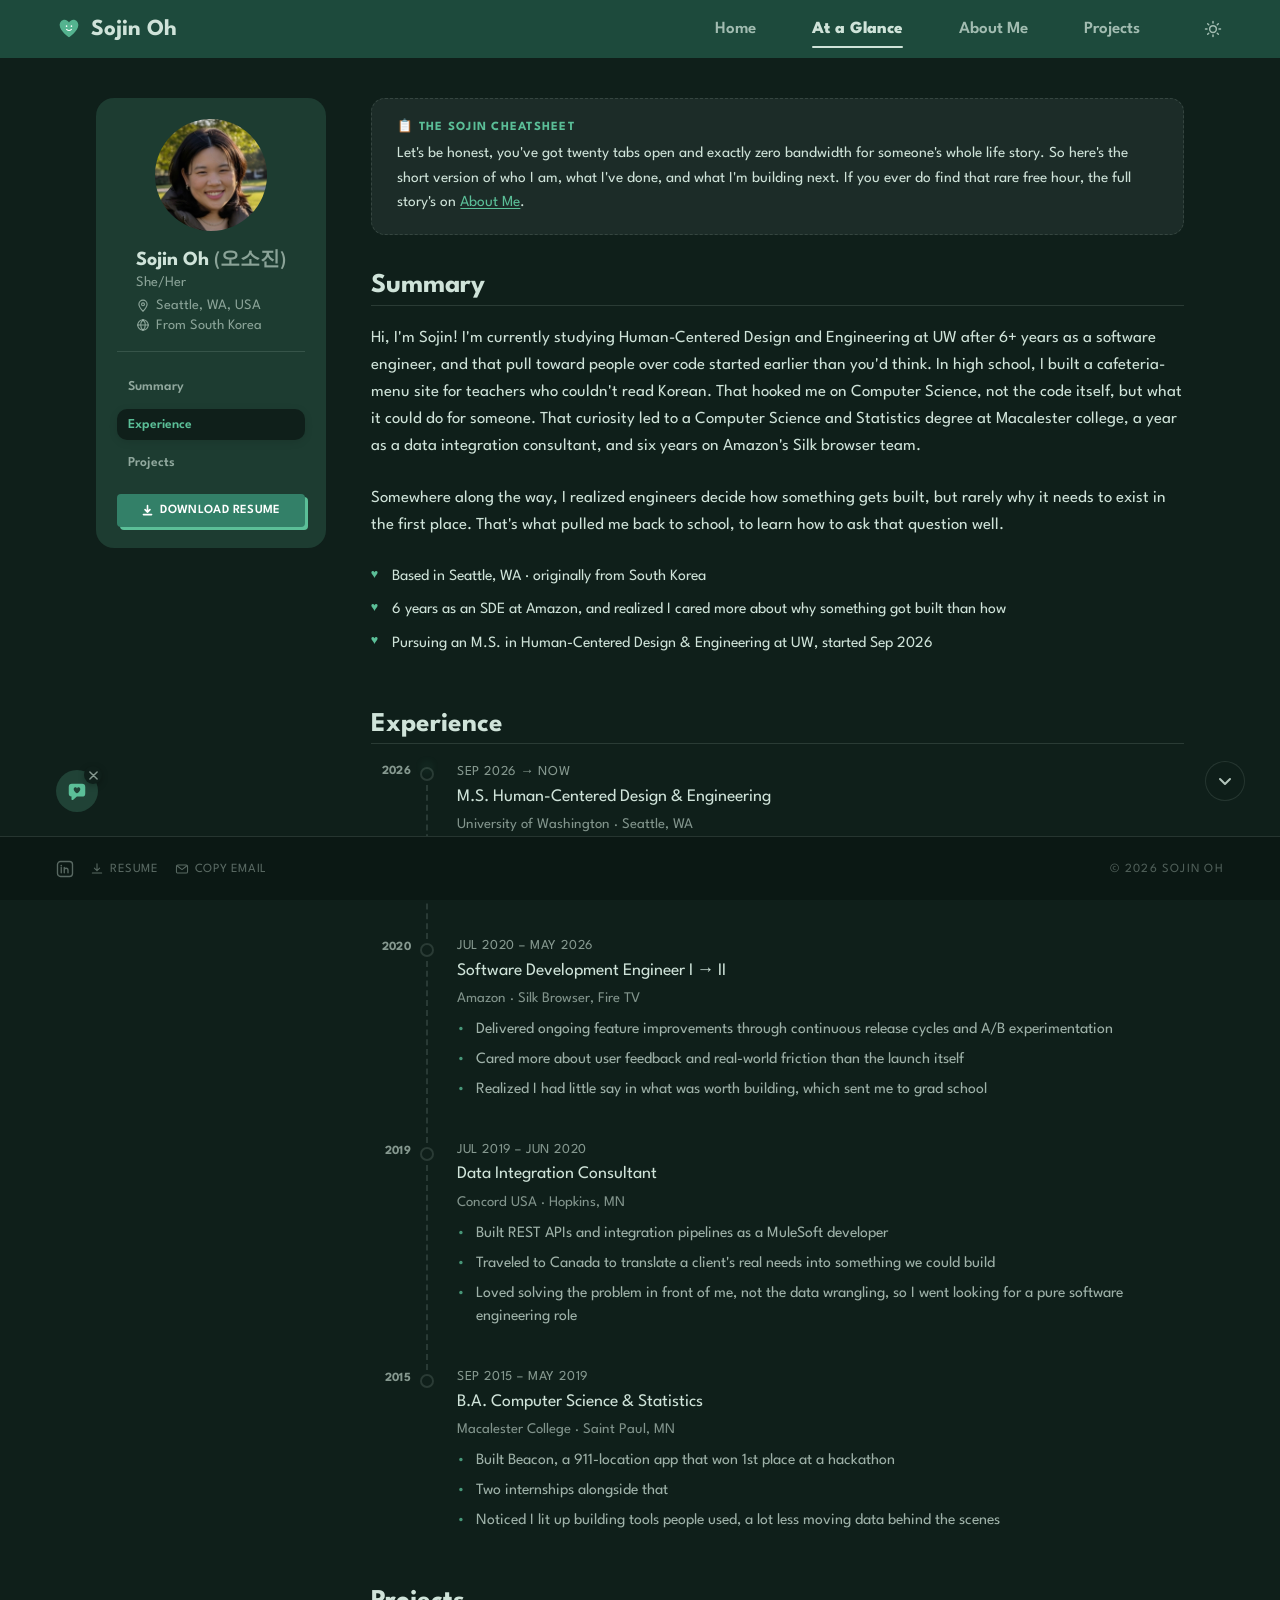
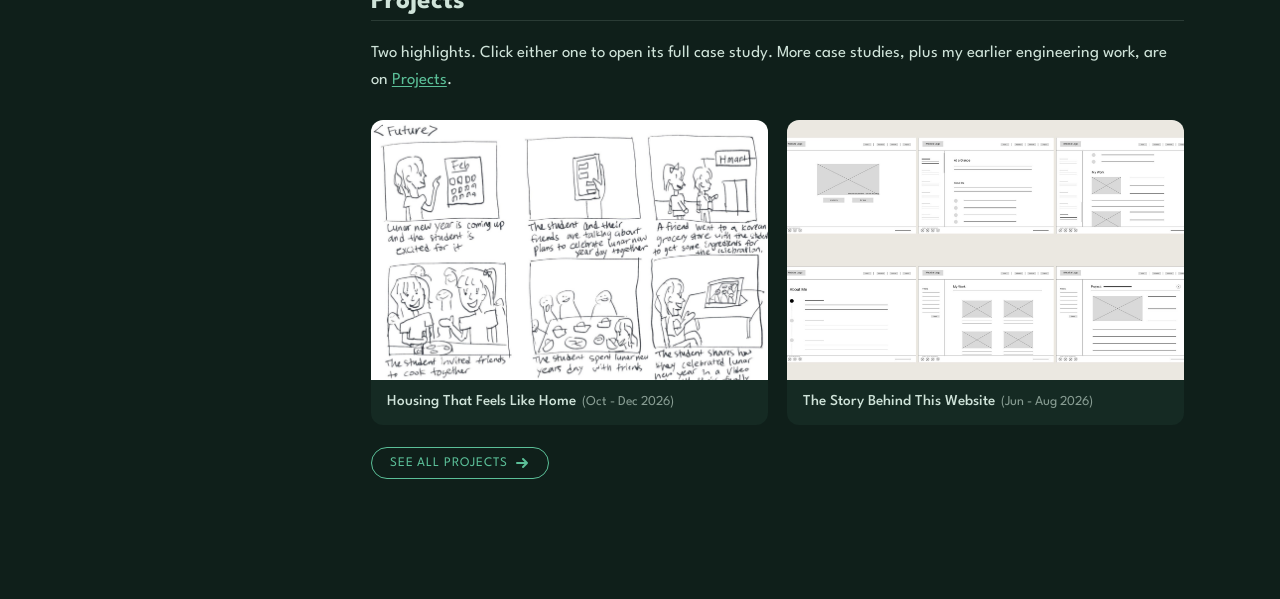
<file: glance.html>
<!DOCTYPE html>
<html lang="en">
<head>
  <!-- Google tag (gtag.js) -->
  <script async src="https://www.googletagmanager.com/gtag/js?id=G-WYX55VS86H"></script>
  <script>
    window.dataLayer = window.dataLayer || [];
    function gtag(){dataLayer.push(arguments);}
    gtag('js', new Date());
    gtag('config', 'G-WYX55VS86H');
  </script>
  <meta charset="UTF-8">
  <meta name="viewport" content="width=device-width, initial-scale=1.0">
  <title>At a Glance — Sojin Oh</title>
  <link rel="preconnect" href="https://fonts.googleapis.com">
  <link rel="preconnect" href="https://fonts.gstatic.com" crossorigin>
  <link href="https://fonts.googleapis.com/css2?family=League+Spartan:wght@400;500;600;700;800&display=swap" rel="stylesheet">
  <script src="js/theme.js?v=2"></script>
  <link rel="stylesheet" href="css/base.css?v=1781901800">
  <link rel="stylesheet" href="css/nav.css?v=1781768619">
  <link rel="stylesheet" href="css/cursor.css?v=1781900000">
  <link rel="stylesheet" href="css/pages.css?v=1781901700">
  <link rel="stylesheet" href="css/feedback.css?v=1781900007">
</head>
<body>

<div id="cursor-heart">
  <svg viewBox="0 0 64 64" fill="none">
    <path d="M32 52C32 52,9 37,9 22C9 14.5,15 9,21 9C26 9,30 12.5,32 16C34 12.5,38 9,43 9C49 9,55 14.5,55 22C55 37,32 52,32 52Z" fill="currentColor" opacity="0.9"/>
    <circle cx="26" cy="25" r="2" fill="white"/>
    <circle cx="38" cy="25" r="2" fill="white"/>
    <path d="M26 33 Q32 38.5 38 33" stroke="white" stroke-width="2.5" fill="none" stroke-linecap="round"/>
  </svg>
</div>
<canvas id="cursor-sparkle-canvas" width="90" height="90"></canvas>

<nav class="nav">
  <div class="nav-inner">
  <a class="nav-brand" href="/">
    <svg class="nav-heart-icon" viewBox="0 0 64 64" fill="none">
      <path d="M32 52C32 52,9 37,9 22C9 14.5,15 9,21 9C26 9,30 12.5,32 16C34 12.5,38 9,43 9C49 9,55 14.5,55 22C55 37,32 52,32 52Z" fill="currentColor" opacity="0.9"/>
      <circle cx="26" cy="25" r="2" fill="white"/>
      <circle cx="38" cy="25" r="2" fill="white"/>
      <path d="M26 33 Q32 38.5 38 33" stroke="white" stroke-width="2.5" fill="none" stroke-linecap="round"/>
    </svg>
    <span class="nav-logo-text">Sojin Oh</span>
  </a>
  <nav class="nav-links">
    <a class="nav-img-link" href="/">Home</a>
    <a class="nav-img-link active" href="glance.html">At a Glance</a>
    <a class="nav-img-link" href="about.html">About Me</a>
    <a class="nav-img-link" href="work.html">Projects</a>
  </nav>
  </div>
</nav>

<main class="page-main glance-layout">

  <aside class="glance-sidebar">
    <div class="glance-profile">
      <img class="glance-profile-photo" src="images/profile-headshot.jpg" alt="Sojin Oh" width="96" height="96">
      <div class="glance-profile-text">
        <div class="glance-profile-name">Sojin Oh <span class="glance-profile-name-kr">(오소진)</span></div>
        <div class="glance-profile-pronouns">She/Her</div>
        <div class="glance-profile-location">
          <svg width="12" height="12" viewBox="0 0 24 24" fill="none" stroke="currentColor" stroke-width="2" stroke-linecap="round" stroke-linejoin="round">
            <path d="M12 21s-7-7.2-7-12a7 7 0 1 1 14 0c0 4.8-7 12-7 12Z"/>
            <circle cx="12" cy="9" r="2.5"/>
          </svg>
          Seattle, WA, USA
        </div>
        <div class="glance-profile-origin">
          <svg width="12" height="12" viewBox="0 0 24 24" fill="none" stroke="currentColor" stroke-width="2" stroke-linecap="round" stroke-linejoin="round">
            <circle cx="12" cy="12" r="9"/>
            <path d="M3 12h18M12 3c2.5 2.5 4 5.7 4 9s-1.5 6.5-4 9c-2.5-2.5-4-5.7-4-9s1.5-6.5 4-9Z"/>
          </svg>
          From South Korea
        </div>
      </div>
    </div>
    <nav class="glance-toc">
      <a href="#summary" class="glance-toc-link active">Summary</a>
      <a href="#experience" class="glance-toc-link">Experience</a>
      <a href="#projects" class="glance-toc-link">Projects</a>
    </nav>
    <a class="glance-resume-btn" href="Sojin_Oh_Resume.pdf" download aria-label="Download Resume">
      <svg width="13" height="13" viewBox="0 0 16 16" fill="none" stroke="currentColor" stroke-width="2" stroke-linecap="round" stroke-linejoin="round">
        <path d="M8 2v8M5 7l3 3 3-3"/>
        <path d="M3 13h10"/>
      </svg>
      Download Resume
    </a>
  </aside>

  <div class="glance-main">

    <nav class="glance-toc glance-toc-mobile">
      <a href="#summary" class="glance-toc-link active">Summary</a>
      <a href="#experience" class="glance-toc-link">Experience</a>
      <a href="#projects" class="glance-toc-link">Projects</a>
    </nav>

    <div class="glance-cheatsheet">
      <span class="glance-cheatsheet-label">📋 The Sojin Cheatsheet</span>
      <p class="glance-cheatsheet-text">Let's be honest, you've got twenty tabs open and exactly zero bandwidth for someone's whole life story. So here's the short version of who I am, what I've done, and what I'm building next. If you ever do find that rare free hour, the full story's on <a href="about.html">About Me</a>.</p>
    </div>

    <section id="summary" class="page-section glance-section">
      <h2>Summary</h2>
      <p class="intro-text">Hi, I'm Sojin! I'm currently studying Human-Centered Design and Engineering at UW after 6+ years as a software engineer, and that pull toward people over code started earlier than you'd think. In high school, I built a cafeteria-menu site for teachers who couldn't read Korean. That hooked me on Computer Science, not the code itself, but what it could do for someone. That curiosity led to a Computer Science and Statistics degree at Macalester college, a year as a data integration consultant, and six years on Amazon's Silk browser team.</p>
      <p class="intro-text">Somewhere along the way, I realized engineers decide how something gets built, but rarely why it needs to exist in the first place. That's what pulled me back to school, to learn how to ask that question well.</p>
      <ul class="glance-facts">
        <li>Based in Seattle, WA · originally from South Korea</li>
        <li>6 years as an SDE at Amazon, and realized I cared more about why something got built than how</li>
        <li>Pursuing an M.S. in Human-Centered Design & Engineering at UW, started Sep 2026</li>
      </ul>
    </section>

    <section id="experience" class="page-section glance-section">
      <h2>Experience</h2>
      <div class="timeline-v">
        <div class="timeline-v-progress"></div>

        <div class="timeline-v-stop">
          <div class="timeline-v-track">
            <div class="timeline-v-year">2026</div>
            <div class="timeline-v-rail">
              <div class="timeline-v-node"></div>
              <div class="timeline-v-line"></div>
            </div>
          </div>
          <div class="timeline-v-content">
            <div class="timeline-date">Sep 2026 → Now</div>
            <div class="timeline-v-title">M.S. Human-Centered Design & Engineering</div>
            <div class="timeline-sub">University of Washington · Seattle, WA</div>
            <ul class="timeline-detail-list">
              <li>Coursework in Qualitative Research Methods, User-Centered Design, and Usability Studies</li>
              <li>Finished a <a href="https://www.coursera.org/account/accomplishments/specialization/4PCELWTQYY0I" target="_blank" rel="noopener">UX certificate</a>, built this site as hands-on practice before school started</li>
            </ul>
          </div>
        </div>

        <div class="timeline-v-stop">
          <div class="timeline-v-track">
            <div class="timeline-v-year">2020</div>
            <div class="timeline-v-rail">
              <div class="timeline-v-node"></div>
              <div class="timeline-v-line"></div>
            </div>
          </div>
          <div class="timeline-v-content">
            <div class="timeline-date">Jul 2020 – May 2026</div>
            <div class="timeline-v-title">Software Development Engineer I → II</div>
            <div class="timeline-sub">Amazon · Silk Browser, Fire TV</div>
            <ul class="timeline-detail-list">
              <li>Delivered ongoing feature improvements through continuous release cycles and A/B experimentation</li>
              <li>Cared more about user feedback and real-world friction than the launch itself</li>
              <li>Realized I had little say in what was worth building, which sent me to grad school</li>
            </ul>
          </div>
        </div>

        <div class="timeline-v-stop">
          <div class="timeline-v-track">
            <div class="timeline-v-year">2019</div>
            <div class="timeline-v-rail">
              <div class="timeline-v-node"></div>
              <div class="timeline-v-line"></div>
            </div>
          </div>
          <div class="timeline-v-content">
            <div class="timeline-date">Jul 2019 – Jun 2020</div>
            <div class="timeline-v-title">Data Integration Consultant</div>
            <div class="timeline-sub">Concord USA · Hopkins, MN</div>
            <ul class="timeline-detail-list">
              <li>Built REST APIs and integration pipelines as a MuleSoft developer</li>
              <li>Traveled to Canada to translate a client's real needs into something we could build</li>
              <li>Loved solving the problem in front of me, not the data wrangling, so I went looking for a pure software engineering role</li>
            </ul>
          </div>
        </div>

        <div class="timeline-v-stop">
          <div class="timeline-v-track">
            <div class="timeline-v-year">2015</div>
            <div class="timeline-v-rail">
              <div class="timeline-v-node"></div>
            </div>
          </div>
          <div class="timeline-v-content">
            <div class="timeline-date">Sep 2015 – May 2019</div>
            <div class="timeline-v-title">B.A. Computer Science & Statistics</div>
            <div class="timeline-sub">Macalester College · Saint Paul, MN</div>
            <ul class="timeline-detail-list">
              <li>Built Beacon, a 911-location app that won 1st place at a hackathon</li>
              <li>Two internships alongside that</li>
              <li>Noticed I lit up building tools people used, a lot less moving data behind the scenes</li>
            </ul>
          </div>
        </div>

      </div>
    </section>

    <section id="projects" class="page-section glance-section">
      <h2>Projects</h2>
      <p class="intro-text">Two highlights. Click either one to open its full case study. More case studies, plus my earlier engineering work, are on <a href="work.html">Projects</a>.</p>

      <div class="work-grid" id="glance-project-grid">

        <div class="work-card" id="glance-card-housing" data-slug="housing">
          <img class="work-card-image" src="images/housing-storyboard-future.jpg" alt="Storyboard of an international student celebrating Lunar New Year with nearby friends">
          <div class="work-card-info">
            <span class="work-card-title">Housing That Feels Like Home</span>
            <span class="work-card-date">(Oct - Dec 2026)</span>
          </div>
        </div>

        <div class="work-card" id="glance-card-portfolio" data-slug="portfolio">
          <img class="work-card-image" src="images/portfolio-ux-digital-wireframe-collage.jpg" alt="Grid of six digital wireframe screens for this portfolio site">
          <div class="work-card-info">
            <span class="work-card-title">The Story Behind This Website</span>
            <span class="work-card-date">(Jun - Aug 2026)</span>
          </div>
        </div>

      </div>

      <div class="project-detail hidden" id="glance-project-detail">
        <div class="project-detail-header">
          <div class="project-detail-heading">
            <div class="project-detail-eyebrow">Project</div>
            <h2 id="gpd-title"></h2>
            <div class="project-detail-context" id="gpd-context"></div>
          </div>
          <button class="project-detail-close" id="gpd-close" aria-label="Close">
            <svg width="15" height="15" viewBox="0 0 16 16" fill="none" stroke="currentColor" stroke-width="1.8" stroke-linecap="round">
              <path d="M3 3l10 10M13 3 3 13"/>
            </svg>
          </button>
        </div>
        <div class="project-detail-desc" id="gpd-desc"></div>
        <div class="work-card-tags" id="gpd-tags"></div>
        <div class="project-detail-footer">
          <button class="project-detail-back" id="gpd-back">
            <svg width="14" height="14" viewBox="0 0 16 16" fill="none" stroke="currentColor" stroke-width="2" stroke-linecap="round" stroke-linejoin="round">
              <path d="M13 8H3M7 4 3 8l4 4"/>
            </svg>
            Back
          </button>
        </div>
      </div>

      <a class="resume-btn" href="work.html" id="glance-see-all">
        See all projects
        <svg width="16" height="16" viewBox="0 0 16 16" fill="none" stroke="currentColor" stroke-width="2" stroke-linecap="round" stroke-linejoin="round">
          <path d="M3 8h10M9 4l4 4-4 4"/>
        </svg>
      </a>
    </section>

  </div>

</main>

<!-- Feedback bubble -->
<div class="feedback-toggle-wrap">
  <button class="feedback-toggle hidden" id="feedback-toggle" aria-label="Leave feedback">
    <svg class="feedback-icon" viewBox="0 0 24 24" aria-hidden="true"><path fill="currentColor" fill-rule="evenodd" d="M6.5 3h11A3.5 3.5 0 0 1 21 6.5v7a3.5 3.5 0 0 1-3.5 3.5h-5.6l-4.3 3.6c-.65.55-1.6.08-1.6-.76V17A3.5 3.5 0 0 1 3 13.5v-7A3.5 3.5 0 0 1 6.5 3zM12 13.6s-3.6-2.2-3.6-4.6a1.85 1.85 0 0 1 3.6-.8 1.85 1.85 0 0 1 3.6.8c0 2.4-3.6 4.6-3.6 4.6z"/></svg>
  </button>
  <button class="feedback-dismiss" id="feedback-dismiss" aria-label="Hide feedback button">
    <svg width="9" height="9" viewBox="0 0 10 10" fill="none" stroke="currentColor" stroke-width="1.6" stroke-linecap="round">
      <path d="M1 1l8 8M9 1l-8 8"/>
    </svg>
  </button>
</div>

<div class="feedback-card hidden" id="feedback-card">
  <button class="feedback-close" id="feedback-close" aria-label="Minimize">
    <svg width="13" height="13" viewBox="0 0 16 16" fill="none" stroke="currentColor" stroke-width="1.8" stroke-linecap="round">
      <path d="M3 13h10"/>
    </svg>
  </button>
  <div class="feedback-question feedback-title">Did you find what you were looking for?</div>
  <div class="feedback-emojis" id="feedback-emojis">
    <button class="feedback-emoji" data-label="Lost me">
      <svg class="feedback-emoji-icon" viewBox="0 0 64 64" fill="none" aria-hidden="true">
        <path d="M32 52C32 52,9 37,9 22C9 14.5,15 9,21 9C26 9,30 12.5,32 16C34 12.5,38 9,43 9C49 9,55 14.5,55 22C55 37,32 52,32 52Z" fill="currentColor" opacity="0.9"/>
        <path d="M24 23l4 4M24 27l4-4" stroke="white" stroke-width="2" stroke-linecap="round"/>
        <path d="M36 23l4 4M36 27l4-4" stroke="white" stroke-width="2" stroke-linecap="round"/>
        <path d="M24 35q2-2.4 4 0q2 2.4 4 0q2-2.4 4 0q2 2.4 4 0" stroke="white" stroke-width="2" fill="none" stroke-linecap="round"/>
      </svg>
      <span>Lost me</span>
    </button>
    <button class="feedback-emoji" data-label="Meh">
      <svg class="feedback-emoji-icon" viewBox="0 0 64 64" fill="none" aria-hidden="true">
        <path d="M32 52C32 52,9 37,9 22C9 14.5,15 9,21 9C26 9,30 12.5,32 16C34 12.5,38 9,43 9C49 9,55 14.5,55 22C55 37,32 52,32 52Z" fill="currentColor" opacity="0.9"/>
        <path d="M24 25h4" stroke="white" stroke-width="2.5" stroke-linecap="round"/>
        <path d="M36 25h4" stroke="white" stroke-width="2.5" stroke-linecap="round"/>
        <path d="M26 35h12" stroke="white" stroke-width="2.5" stroke-linecap="round"/>
      </svg>
      <span>Meh</span>
    </button>
    <button class="feedback-emoji" data-label="Decent">
      <svg class="feedback-emoji-icon" viewBox="0 0 64 64" fill="none" aria-hidden="true">
        <path d="M32 52C32 52,9 37,9 22C9 14.5,15 9,21 9C26 9,30 12.5,32 16C34 12.5,38 9,43 9C49 9,55 14.5,55 22C55 37,32 52,32 52Z" fill="currentColor" opacity="0.9"/>
        <circle cx="26" cy="25" r="2" fill="white"/>
        <circle cx="38" cy="25" r="2" fill="white"/>
        <path d="M26 33Q32 38.5 38 33" stroke="white" stroke-width="2.5" fill="none" stroke-linecap="round"/>
      </svg>
      <span>Decent</span>
    </button>
    <button class="feedback-emoji" data-label="Loved it">
      <svg class="feedback-emoji-icon" viewBox="0 0 64 64" fill="none" aria-hidden="true">
        <path d="M32 52C32 52,9 37,9 22C9 14.5,15 9,21 9C26 9,30 12.5,32 16C34 12.5,38 9,43 9C49 9,55 14.5,55 22C55 37,32 52,32 52Z" fill="currentColor" opacity="0.9"/>
        <path d="M32 52C32 52,9 37,9 22C9 14.5,15 9,21 9C26 9,30 12.5,32 16C34 12.5,38 9,43 9C49 9,55 14.5,55 22C55 37,32 52,32 52Z" fill="white" transform="translate(26,24) scale(0.16) translate(-32,-30)"/>
        <path d="M32 52C32 52,9 37,9 22C9 14.5,15 9,21 9C26 9,30 12.5,32 16C34 12.5,38 9,43 9C49 9,55 14.5,55 22C55 37,32 52,32 52Z" fill="white" transform="translate(38,24) scale(0.16) translate(-32,-30)"/>
        <path d="M23 33Q32 42 41 33" stroke="white" stroke-width="2.5" fill="none" stroke-linecap="round"/>
      </svg>
      <span>Loved it</span>
    </button>
    <button class="feedback-emoji" data-label="Obsessed">
      <svg class="feedback-emoji-icon" viewBox="0 0 64 64" fill="none" aria-hidden="true">
        <path d="M32 52C32 52,9 37,9 22C9 14.5,15 9,21 9C26 9,30 12.5,32 16C34 12.5,38 9,43 9C49 9,55 14.5,55 22C55 37,32 52,32 52Z" fill="currentColor" opacity="0.9"/>
        <path d="M26,21 L27.2,23.8 L30,25 L27.2,26.2 L26,29 L24.8,26.2 L22,25 L24.8,23.8 Z" fill="white"/>
        <path d="M38,21 L39.2,23.8 L42,25 L39.2,26.2 L38,29 L36.8,26.2 L34,25 L36.8,23.8 Z" fill="white"/>
        <ellipse cx="32" cy="36" rx="3.2" ry="4.4" fill="white"/>
      </svg>
      <span>Obsessed</span>
    </button>
  </div>
  <hr class="feedback-divider">
  <label class="feedback-question feedback-text-label" for="feedback-text">Anything I should do differently?</label>
  <div class="feedback-quick-replies" id="feedback-quick-replies">
    <button class="feedback-quick-reply" type="button">All good, loved it!</button>
    <button class="feedback-quick-reply" type="button">More project details please</button>
    <button class="feedback-quick-reply" type="button">More about your design process</button>
  </div>
  <textarea class="feedback-text" id="feedback-text" rows="3" placeholder="Type away, or tap a bubble above..."></textarea>
  <button class="feedback-submit" id="feedback-submit" disabled>Send feedback 💌</button>
</div>

<footer class="page-footer">
  <div class="page-footer-inner">
    <div class="page-socials">
      <a class="page-social-icon" href="https://www.linkedin.com/in/sojinoh/" target="_blank" rel="noopener" aria-label="LinkedIn">
        <svg width="18" height="18" viewBox="0 0 24 24" fill="none">
          <rect x="2" y="2" width="20" height="20" rx="4" stroke="currentColor" stroke-width="1.8"/>
          <path d="M7 10v7" stroke="currentColor" stroke-width="1.8" stroke-linecap="round"/>
          <circle cx="7" cy="7.5" r="1.1" fill="currentColor"/>
          <path d="M11 17v-3.5a2.5 2.5 0 0 1 5 0V17M11 10v7" stroke="currentColor" stroke-width="1.8" stroke-linecap="round"/>
        </svg>
      </a>
      <a class="page-social-link" href="Sojin_Oh_Resume.pdf" download aria-label="Download Resume">
        <svg width="14" height="14" viewBox="0 0 24 24" fill="none" stroke="currentColor" stroke-width="1.8" stroke-linecap="round" stroke-linejoin="round">
          <path d="M12 3v12M7.5 10.5 12 15l4.5-4.5"/>
          <path d="M4 19h16"/>
        </svg>
        Resume
      </a>
      <button class="page-social-link copy-email-btn" data-email="sojinohh@gmail.com" aria-label="Copy email address">
        <svg width="14" height="14" viewBox="0 0 24 24" fill="none" stroke="currentColor" stroke-width="1.8" stroke-linecap="round" stroke-linejoin="round">
          <rect x="2.5" y="5" width="19" height="14" rx="2.5"/>
          <path d="M3.5 6.5 12 13l8.5-6.5"/>
        </svg>
        <span class="copy-email-label">Copy Email</span>
      </button>
    </div>
    <span class="page-footer-copy">© 2026 Sojin Oh</span>
  </div>
</footer>

<script src="js/cursor.js"></script>
<script>
  const sections = [...document.querySelectorAll('.glance-section')];
  const tocLinks = [...document.querySelectorAll('.glance-toc-link')];

  const observer = new IntersectionObserver(entries => {
    entries.forEach(entry => {
      if (entry.isIntersecting) {
        tocLinks.forEach(l => l.classList.remove('active'));
        tocLinks
          .filter(l => l.getAttribute('href') === `#${entry.target.id}`)
          .forEach(l => l.classList.add('active'));
      }
    });
  }, { rootMargin: '-20% 0px -70% 0px' });

  sections.forEach(section => observer.observe(section));

  const glanceGrid   = document.getElementById('glance-project-grid');
  const glanceDetail = document.getElementById('glance-project-detail');
  const glanceSeeAll = document.getElementById('glance-see-all');
  const gpdTitle     = document.getElementById('gpd-title');
  const gpdContext   = document.getElementById('gpd-context');
  const gpdDesc      = document.getElementById('gpd-desc');
  const gpdTags      = document.getElementById('gpd-tags');

  function showBlurbDetail(card) {
    gpdTitle.textContent   = card.dataset.title;
    gpdContext.textContent = card.dataset.context;
    gpdDesc.innerHTML      = `<p>${card.dataset.blurb}</p>`;
    gpdTags.innerHTML = card.dataset.tags
      ? card.dataset.tags.split(',').map(t => `<span class="work-tag">${t.trim()}</span>`).join('')
      : '';
    glanceGrid.classList.add('hidden');
    glanceSeeAll.classList.add('hidden');
    glanceDetail.classList.remove('hidden');
  }

  [...glanceGrid.querySelectorAll('.work-card')].forEach(card => {
    if (!card.dataset.slug) return;
    card.addEventListener('click', () => {
      window.location.href = 'project.html?slug=' + card.dataset.slug;
    });
  });

  function closeGlanceDetail() {
    glanceDetail.classList.add('hidden');
    glanceGrid.classList.remove('hidden');
    glanceSeeAll.classList.remove('hidden');
  }

  document.getElementById('gpd-close').addEventListener('click', closeGlanceDetail);
  document.getElementById('gpd-back').addEventListener('click', closeGlanceDetail);
</script>
<button class="scroll-hint hidden" id="scroll-hint" aria-label="Scroll down">
  <svg width="16" height="16" viewBox="0 0 16 16" fill="none" stroke="currentColor" stroke-width="2" stroke-linecap="round" stroke-linejoin="round">
    <path d="M3 6l5 5 5-5"/>
  </svg>
</button>
<script src="js/feedback.js?v=2"></script>
<script src="js/copy-email.js"></script>
<script src="js/timeline-track.js"></script>
<script src="js/scroll-hint.js?v=6"></script>
</body>
</html>
</file>
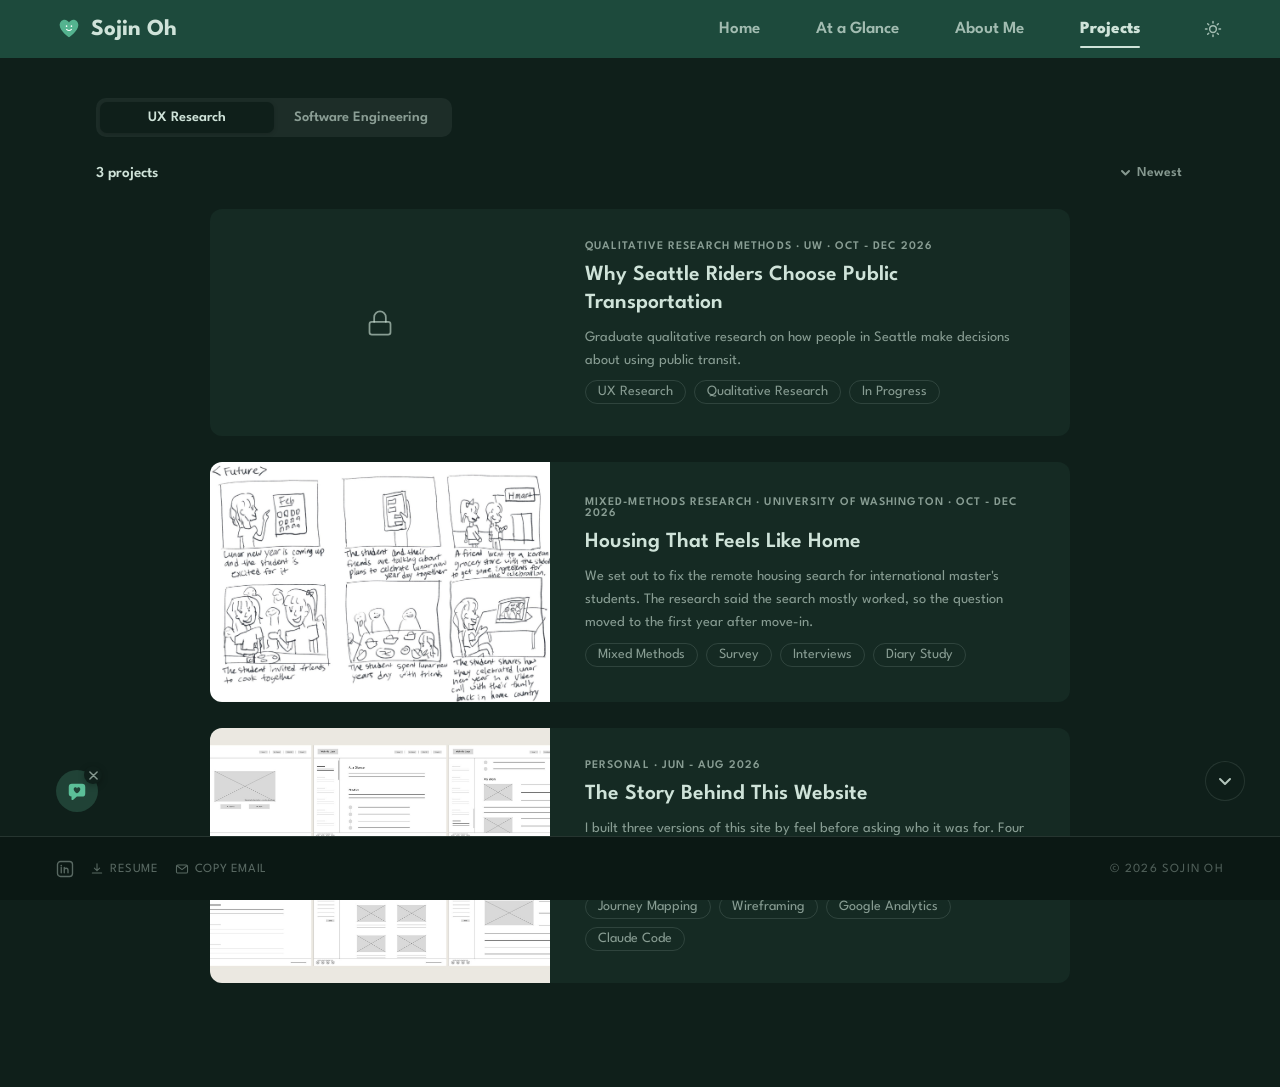
<file: project.html>
<!DOCTYPE html>
<html lang="en">
<head>
  <!-- Google tag (gtag.js) -->
  <script async src="https://www.googletagmanager.com/gtag/js?id=G-WYX55VS86H"></script>
  <script>
    window.dataLayer = window.dataLayer || [];
    function gtag(){dataLayer.push(arguments);}
    gtag('js', new Date());
    gtag('config', 'G-WYX55VS86H');
  </script>
  <meta charset="UTF-8">
  <meta name="viewport" content="width=device-width, initial-scale=1.0">
  <title>Project — Sojin Oh</title>
  <link rel="preconnect" href="https://fonts.googleapis.com">
  <link rel="preconnect" href="https://fonts.gstatic.com" crossorigin>
  <link href="https://fonts.googleapis.com/css2?family=League+Spartan:wght@400;500;600;700;800&display=swap" rel="stylesheet">
  <script src="js/theme.js?v=2"></script>
  <link rel="stylesheet" href="css/base.css?v=1781901800">
  <link rel="stylesheet" href="css/nav.css?v=1781768619">
  <link rel="stylesheet" href="css/cursor.css?v=1781900000">
  <link rel="stylesheet" href="css/pages.css?v=1781901700">
  <link rel="stylesheet" href="css/feedback.css?v=1781900007">
</head>
<body>

<div id="cursor-heart">
  <svg viewBox="0 0 64 64" fill="none">
    <path d="M32 52C32 52,9 37,9 22C9 14.5,15 9,21 9C26 9,30 12.5,32 16C34 12.5,38 9,43 9C49 9,55 14.5,55 22C55 37,32 52,32 52Z" fill="currentColor" opacity="0.9"/>
    <circle cx="26" cy="25" r="2" fill="white"/>
    <circle cx="38" cy="25" r="2" fill="white"/>
    <path d="M26 33 Q32 38.5 38 33" stroke="white" stroke-width="2.5" fill="none" stroke-linecap="round"/>
  </svg>
</div>
<canvas id="cursor-sparkle-canvas" width="90" height="90"></canvas>

<nav class="nav">
  <div class="nav-inner">
  <a class="nav-brand" href="/">
    <svg class="nav-heart-icon" viewBox="0 0 64 64" fill="none">
      <path d="M32 52C32 52,9 37,9 22C9 14.5,15 9,21 9C26 9,30 12.5,32 16C34 12.5,38 9,43 9C49 9,55 14.5,55 22C55 37,32 52,32 52Z" fill="currentColor" opacity="0.9"/>
      <circle cx="26" cy="25" r="2" fill="white"/>
      <circle cx="38" cy="25" r="2" fill="white"/>
      <path d="M26 33 Q32 38.5 38 33" stroke="white" stroke-width="2.5" fill="none" stroke-linecap="round"/>
    </svg>
    <span class="nav-logo-text">Sojin Oh</span>
  </a>
  <nav class="nav-links">
    <a class="nav-img-link" href="/">Home</a>
    <a class="nav-img-link" href="glance.html">At a Glance</a>
    <a class="nav-img-link" href="about.html">About Me</a>
    <a class="nav-img-link active" href="work.html">Projects</a>
  </nav>
  </div>
</nav>

<main class="page-main">
  <section class="page-section">

    <div id="project-loading" style="padding: 4rem 0; text-align: center; color: var(--muted); font-size: 0.95rem;">Loading…</div>

    <div class="project-gate hidden" id="project-gate">
      <div class="project-gate-inner">
        <svg class="project-gate-icon" width="40" height="40" viewBox="0 0 24 24" fill="none" stroke="currentColor" stroke-width="1.5" stroke-linecap="round" stroke-linejoin="round">
          <rect x="3" y="11" width="18" height="11" rx="2"/>
          <path d="M7 11V7a5 5 0 0 1 10 0v4"/>
        </svg>
        <p class="project-gate-title">Private Project</p>
        <p class="project-gate-sub">Enter the password to view this case study.</p>
        <div class="project-gate-field">
          <input type="password" id="gate-input" class="project-gate-input" placeholder="Password" autocomplete="off">
          <button id="gate-submit" class="project-gate-btn">Unlock</button>
        </div>
        <p class="project-gate-error hidden" id="gate-error">Wrong password. Try again.</p>
      </div>
    </div>

    <div class="project-detail hidden" id="project-detail">
      <div class="project-detail-header">
        <div class="project-detail-heading">
          <div class="project-detail-eyebrow">Project</div>
          <h2 id="pd-title"></h2>
          <div class="project-detail-meta-row">
            <div class="project-detail-context" id="pd-context"></div>
            <a class="pd-repo hidden" id="pd-repo" target="_blank" rel="noopener">
              <span class="pd-repo-icon"></span>
              <span class="pd-repo-label">GitHub</span>
            </a>
          </div>
        </div>
      </div>
      <div class="project-detail-desc" id="pd-desc"></div>
      <div class="work-card-tags" id="pd-tags"></div>
      <div class="project-detail-footer">
        <a class="project-detail-back" href="work.html">
          <svg width="14" height="14" viewBox="0 0 16 16" fill="none" stroke="currentColor" stroke-width="2" stroke-linecap="round" stroke-linejoin="round">
            <path d="M13 8H3M7 4 3 8l4 4"/>
          </svg>
          Back to projects
        </a>
      </div>
    </div>

    <div class="lightbox hidden" id="lightbox">
      <div class="lightbox-toolbar">
        <button class="lightbox-btn" id="lightbox-zoom-out" aria-label="Zoom out">−</button>
        <button class="lightbox-btn" id="lightbox-zoom-in" aria-label="Zoom in">+</button>
        <button class="lightbox-btn" id="lightbox-close" aria-label="Close">
          <svg width="15" height="15" viewBox="0 0 16 16" fill="none" stroke="currentColor" stroke-width="1.8" stroke-linecap="round">
            <path d="M3 3l10 10M13 3 3 13"/>
          </svg>
        </button>
      </div>
      <div class="lightbox-stage" id="lightbox-stage">
        <img id="lightbox-img" src="" alt="">
      </div>
    </div>

  </section>
</main>

<!-- Feedback bubble -->
<div class="feedback-toggle-wrap">
  <button class="feedback-toggle hidden" id="feedback-toggle" aria-label="Leave feedback">
    <svg class="feedback-icon" viewBox="0 0 24 24" aria-hidden="true"><path fill="currentColor" fill-rule="evenodd" d="M6.5 3h11A3.5 3.5 0 0 1 21 6.5v7a3.5 3.5 0 0 1-3.5 3.5h-5.6l-4.3 3.6c-.65.55-1.6.08-1.6-.76V17A3.5 3.5 0 0 1 3 13.5v-7A3.5 3.5 0 0 1 6.5 3zM12 13.6s-3.6-2.2-3.6-4.6a1.85 1.85 0 0 1 3.6-.8 1.85 1.85 0 0 1 3.6.8c0 2.4-3.6 4.6-3.6 4.6z"/></svg>
  </button>
  <button class="feedback-dismiss" id="feedback-dismiss" aria-label="Hide feedback button">
    <svg width="9" height="9" viewBox="0 0 10 10" fill="none" stroke="currentColor" stroke-width="1.6" stroke-linecap="round">
      <path d="M1 1l8 8M9 1l-8 8"/>
    </svg>
  </button>
</div>

<div class="feedback-card hidden" id="feedback-card">
  <button class="feedback-close" id="feedback-close" aria-label="Minimize">
    <svg width="13" height="13" viewBox="0 0 16 16" fill="none" stroke="currentColor" stroke-width="1.8" stroke-linecap="round">
      <path d="M3 13h10"/>
    </svg>
  </button>
  <div class="feedback-question feedback-title">Did you find what you were looking for?</div>
  <div class="feedback-emojis" id="feedback-emojis">
    <button class="feedback-emoji" data-label="Lost me">
      <svg class="feedback-emoji-icon" viewBox="0 0 64 64" fill="none" aria-hidden="true">
        <path d="M32 52C32 52,9 37,9 22C9 14.5,15 9,21 9C26 9,30 12.5,32 16C34 12.5,38 9,43 9C49 9,55 14.5,55 22C55 37,32 52,32 52Z" fill="currentColor" opacity="0.9"/>
        <path d="M24 23l4 4M24 27l4-4" stroke="white" stroke-width="2" stroke-linecap="round"/>
        <path d="M36 23l4 4M36 27l4-4" stroke="white" stroke-width="2" stroke-linecap="round"/>
        <path d="M24 35q2-2.4 4 0q2 2.4 4 0q2-2.4 4 0q2 2.4 4 0" stroke="white" stroke-width="2" fill="none" stroke-linecap="round"/>
      </svg>
      <span>Lost me</span>
    </button>
    <button class="feedback-emoji" data-label="Meh">
      <svg class="feedback-emoji-icon" viewBox="0 0 64 64" fill="none" aria-hidden="true">
        <path d="M32 52C32 52,9 37,9 22C9 14.5,15 9,21 9C26 9,30 12.5,32 16C34 12.5,38 9,43 9C49 9,55 14.5,55 22C55 37,32 52,32 52Z" fill="currentColor" opacity="0.9"/>
        <path d="M24 25h4" stroke="white" stroke-width="2.5" stroke-linecap="round"/>
        <path d="M36 25h4" stroke="white" stroke-width="2.5" stroke-linecap="round"/>
        <path d="M26 35h12" stroke="white" stroke-width="2.5" stroke-linecap="round"/>
      </svg>
      <span>Meh</span>
    </button>
    <button class="feedback-emoji" data-label="Decent">
      <svg class="feedback-emoji-icon" viewBox="0 0 64 64" fill="none" aria-hidden="true">
        <path d="M32 52C32 52,9 37,9 22C9 14.5,15 9,21 9C26 9,30 12.5,32 16C34 12.5,38 9,43 9C49 9,55 14.5,55 22C55 37,32 52,32 52Z" fill="currentColor" opacity="0.9"/>
        <circle cx="26" cy="25" r="2" fill="white"/>
        <circle cx="38" cy="25" r="2" fill="white"/>
        <path d="M26 33Q32 38.5 38 33" stroke="white" stroke-width="2.5" fill="none" stroke-linecap="round"/>
      </svg>
      <span>Decent</span>
    </button>
    <button class="feedback-emoji" data-label="Loved it">
      <svg class="feedback-emoji-icon" viewBox="0 0 64 64" fill="none" aria-hidden="true">
        <path d="M32 52C32 52,9 37,9 22C9 14.5,15 9,21 9C26 9,30 12.5,32 16C34 12.5,38 9,43 9C49 9,55 14.5,55 22C55 37,32 52,32 52Z" fill="currentColor" opacity="0.9"/>
        <path d="M32 52C32 52,9 37,9 22C9 14.5,15 9,21 9C26 9,30 12.5,32 16C34 12.5,38 9,43 9C49 9,55 14.5,55 22C55 37,32 52,32 52Z" fill="white" transform="translate(26,24) scale(0.16) translate(-32,-30)"/>
        <path d="M32 52C32 52,9 37,9 22C9 14.5,15 9,21 9C26 9,30 12.5,32 16C34 12.5,38 9,43 9C49 9,55 14.5,55 22C55 37,32 52,32 52Z" fill="white" transform="translate(38,24) scale(0.16) translate(-32,-30)"/>
        <path d="M23 33Q32 42 41 33" stroke="white" stroke-width="2.5" fill="none" stroke-linecap="round"/>
      </svg>
      <span>Loved it</span>
    </button>
    <button class="feedback-emoji" data-label="Obsessed">
      <svg class="feedback-emoji-icon" viewBox="0 0 64 64" fill="none" aria-hidden="true">
        <path d="M32 52C32 52,9 37,9 22C9 14.5,15 9,21 9C26 9,30 12.5,32 16C34 12.5,38 9,43 9C49 9,55 14.5,55 22C55 37,32 52,32 52Z" fill="currentColor" opacity="0.9"/>
        <path d="M26,21 L27.2,23.8 L30,25 L27.2,26.2 L26,29 L24.8,26.2 L22,25 L24.8,23.8 Z" fill="white"/>
        <path d="M38,21 L39.2,23.8 L42,25 L39.2,26.2 L38,29 L36.8,26.2 L34,25 L36.8,23.8 Z" fill="white"/>
        <ellipse cx="32" cy="36" rx="3.2" ry="4.4" fill="white"/>
      </svg>
      <span>Obsessed</span>
    </button>
  </div>
  <hr class="feedback-divider">
  <label class="feedback-question feedback-text-label" for="feedback-text">Anything I should do differently?</label>
  <div class="feedback-quick-replies" id="feedback-quick-replies">
    <button class="feedback-quick-reply" type="button">All good, loved it!</button>
    <button class="feedback-quick-reply" type="button">More project details please</button>
    <button class="feedback-quick-reply" type="button">More about your design process</button>
  </div>
  <textarea class="feedback-text" id="feedback-text" rows="3" placeholder="Type away, or tap a bubble above..."></textarea>
  <button class="feedback-submit" id="feedback-submit" disabled>Send feedback 💌</button>
</div>

<footer class="page-footer">
  <div class="page-footer-inner">
    <div class="page-socials">
      <a class="page-social-icon" href="https://www.linkedin.com/in/sojinoh/" target="_blank" rel="noopener" aria-label="LinkedIn">
        <svg width="18" height="18" viewBox="0 0 24 24" fill="none">
          <rect x="2" y="2" width="20" height="20" rx="4" stroke="currentColor" stroke-width="1.8"/>
          <path d="M7 10v7" stroke="currentColor" stroke-width="1.8" stroke-linecap="round"/>
          <circle cx="7" cy="7.5" r="1.1" fill="currentColor"/>
          <path d="M11 17v-3.5a2.5 2.5 0 0 1 5 0V17M11 10v7" stroke="currentColor" stroke-width="1.8" stroke-linecap="round"/>
        </svg>
      </a>
      <a class="page-social-link" href="Sojin_Oh_Resume.pdf" download aria-label="Download Resume">
        <svg width="14" height="14" viewBox="0 0 24 24" fill="none" stroke="currentColor" stroke-width="1.8" stroke-linecap="round" stroke-linejoin="round">
          <path d="M12 3v12M7.5 10.5 12 15l4.5-4.5"/>
          <path d="M4 19h16"/>
        </svg>
        Resume
      </a>
      <button class="page-social-link copy-email-btn" data-email="sojinohh@gmail.com" aria-label="Copy email address">
        <svg width="14" height="14" viewBox="0 0 24 24" fill="none" stroke="currentColor" stroke-width="1.8" stroke-linecap="round" stroke-linejoin="round">
          <rect x="2.5" y="5" width="19" height="14" rx="2.5"/>
          <path d="M3.5 6.5 12 13l8.5-6.5"/>
        </svg>
        <span class="copy-email-label">Copy Email</span>
      </button>
    </div>
    <span class="page-footer-copy">© 2026 Sojin Oh</span>
  </div>
</footer>

<script src="js/cursor.js"></script>
<script src="js/project-detail.js?v=5"></script>
<script>
  const params = new URLSearchParams(window.location.search);
  const slug = params.get('slug');
  const fromCategory = params.get('from');
  if (fromCategory) {
    document.querySelector('.project-detail-back').href = 'work.html?category=' + fromCategory;
  }
  if (!slug) {
    window.location.replace('work.html');
  } else {
    fetch('work.html')
      .then(r => r.text())
      .then(html => new DOMParser().parseFromString(html, 'text/html'))
      .then(doc => {
        const card = doc.querySelector(`.work-card[data-slug="${slug}"]`);
        if (!card) { window.location.replace('work.html'); return; }

        const password = card.dataset.password;
        if (password && sessionStorage.getItem('project-pw-' + slug) !== password) {
          showGate(card, password, slug);
          return;
        }

        renderProject(card);
      })
      .catch(() => { window.location.replace('work.html'); });
  }

  function showGate(card, password, slug) {
    document.getElementById('project-loading').style.display = 'none';
    document.getElementById('project-gate').classList.remove('hidden');

    const input = document.getElementById('gate-input');
    const error = document.getElementById('gate-error');

    function tryUnlock() {
      if (input.value === password) {
        sessionStorage.setItem('project-pw-' + slug, password);
        document.getElementById('project-gate').classList.add('hidden');
        renderProject(card);
      } else {
        error.classList.remove('hidden');
        input.classList.add('gate-shake');
        setTimeout(() => input.classList.remove('gate-shake'), 400);
        input.value = '';
        input.focus();
      }
    }

    document.getElementById('gate-submit').addEventListener('click', tryUnlock);
    input.addEventListener('keydown', e => { if (e.key === 'Enter') tryUnlock(); });
    setTimeout(() => input.focus(), 50);
  }

  function renderProject(card) {
    document.title = card.dataset.title + ' — Sojin Oh';
    document.getElementById('pd-title').textContent   = card.dataset.title;
    document.getElementById('pd-context').textContent = card.dataset.context;
    document.getElementById('pd-tags').innerHTML      = card.querySelector('.work-card-tags').innerHTML;

    const pdDesc = document.getElementById('pd-desc');
    mountProjectDesc(pdDesc, card);

    const pdRepo = document.getElementById('pd-repo');
    if (card.dataset.repo) {
      pdRepo.href = card.dataset.repo;
      pdRepo.classList.remove('hidden');
    }

    document.getElementById('project-loading').style.display = 'none';
    document.getElementById('project-detail').classList.remove('hidden');

    const lightbox = createLightbox();
    lightbox.wireContainer(pdDesc);

    // Content loads after the page, so jump to a #chapter link once it exists
    // and the images above it have loaded (otherwise they push it down).
    const target = location.hash && document.getElementById(location.hash.slice(1));
    if (target) {
      const pending = [...pdDesc.querySelectorAll('img')].filter(img => !img.complete)
        .map(img => new Promise(r => { img.onload = img.onerror = r; }));
      Promise.all(pending).then(() => target.scrollIntoView());
    }
  }
</script>
<button class="scroll-hint hidden" id="scroll-hint" aria-label="Scroll down">
  <svg width="16" height="16" viewBox="0 0 16 16" fill="none" stroke="currentColor" stroke-width="2" stroke-linecap="round" stroke-linejoin="round">
    <path d="M3 6l5 5 5-5"/>
  </svg>
</button>
<script src="js/feedback.js?v=2"></script>
<script src="js/copy-email.js"></script>
<script src="js/scroll-hint.js?v=6"></script>
</body>
</html>
</file>
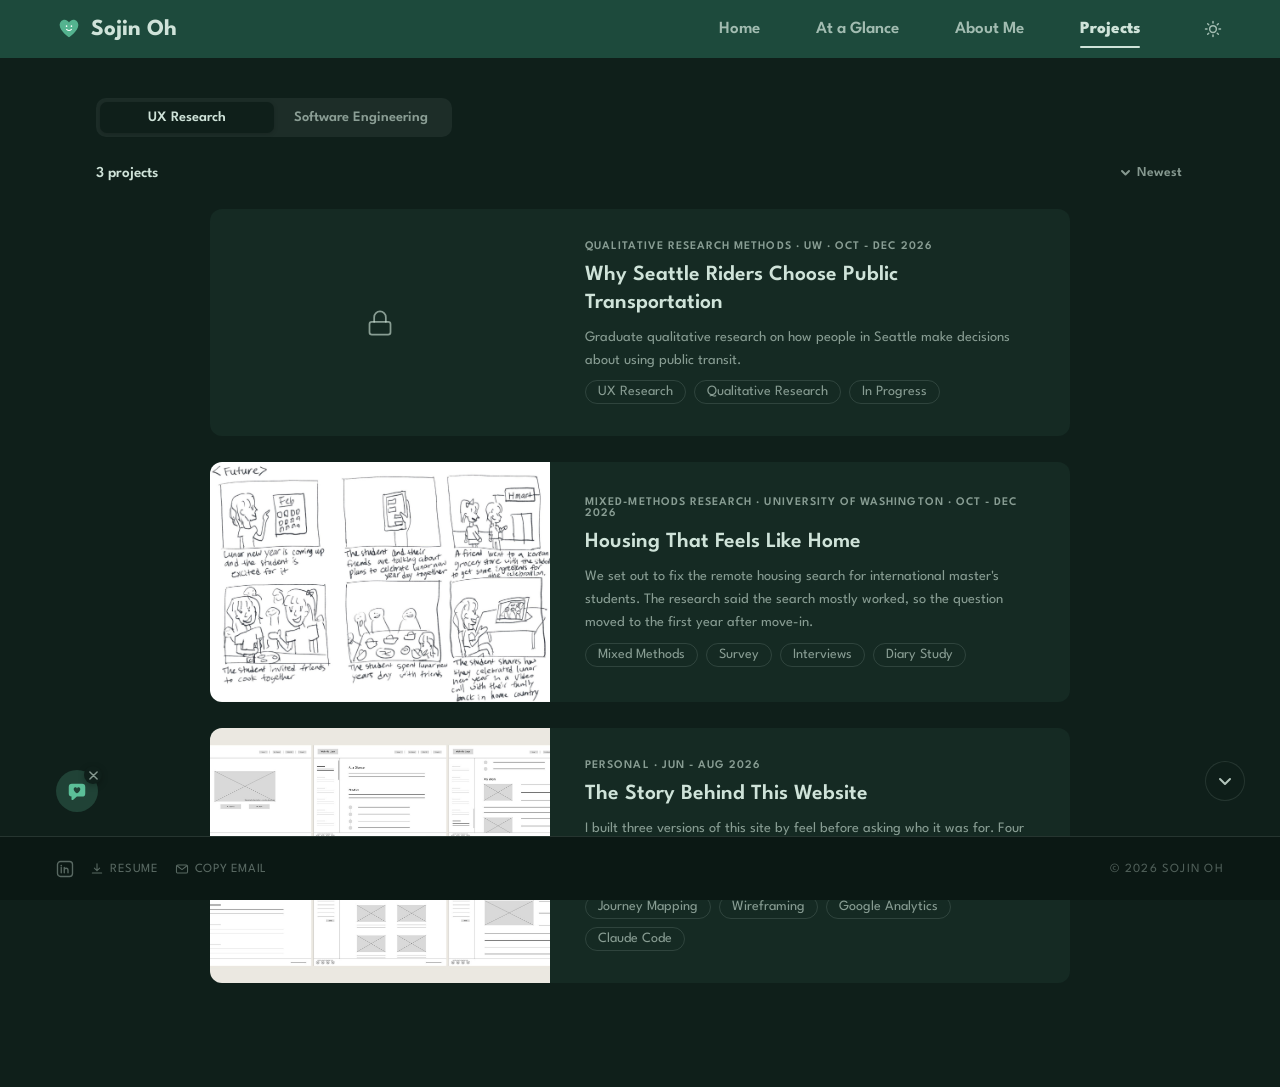
<file: work.html>
<!DOCTYPE html>
<html lang="en">
<head>
  <!-- Google tag (gtag.js) -->
  <script async src="https://www.googletagmanager.com/gtag/js?id=G-WYX55VS86H"></script>
  <script>
    window.dataLayer = window.dataLayer || [];
    function gtag(){dataLayer.push(arguments);}
    gtag('js', new Date());
    gtag('config', 'G-WYX55VS86H');
  </script>
  <meta charset="UTF-8">
  <meta name="viewport" content="width=device-width, initial-scale=1.0">
  <title>My Work — Sojin Oh</title>
  <link rel="preconnect" href="https://fonts.googleapis.com">
  <link rel="preconnect" href="https://fonts.gstatic.com" crossorigin>
  <link href="https://fonts.googleapis.com/css2?family=League+Spartan:wght@400;500;600;700;800&display=swap" rel="stylesheet">
  <script src="js/theme.js?v=2"></script>
  <link rel="stylesheet" href="css/base.css?v=1781901800">
  <link rel="stylesheet" href="css/nav.css?v=1781768619">
  <link rel="stylesheet" href="css/cursor.css?v=1781900000">
  <link rel="stylesheet" href="css/pages.css?v=1781901700">
  <link rel="stylesheet" href="css/feedback.css?v=1781900007">
</head>
<body>

<div id="cursor-heart">
  <svg viewBox="0 0 64 64" fill="none">
    <path d="M32 52C32 52,9 37,9 22C9 14.5,15 9,21 9C26 9,30 12.5,32 16C34 12.5,38 9,43 9C49 9,55 14.5,55 22C55 37,32 52,32 52Z" fill="currentColor" opacity="0.9"/>
    <circle cx="26" cy="25" r="2" fill="white"/>
    <circle cx="38" cy="25" r="2" fill="white"/>
    <path d="M26 33 Q32 38.5 38 33" stroke="white" stroke-width="2.5" fill="none" stroke-linecap="round"/>
  </svg>
</div>
<canvas id="cursor-sparkle-canvas" width="90" height="90"></canvas>

<nav class="nav">
  <div class="nav-inner">
  <a class="nav-brand" href="/">
    <svg class="nav-heart-icon" viewBox="0 0 64 64" fill="none">
      <path d="M32 52C32 52,9 37,9 22C9 14.5,15 9,21 9C26 9,30 12.5,32 16C34 12.5,38 9,43 9C49 9,55 14.5,55 22C55 37,32 52,32 52Z" fill="currentColor" opacity="0.9"/>
      <circle cx="26" cy="25" r="2" fill="white"/>
      <circle cx="38" cy="25" r="2" fill="white"/>
      <path d="M26 33 Q32 38.5 38 33" stroke="white" stroke-width="2.5" fill="none" stroke-linecap="round"/>
    </svg>
    <span class="nav-logo-text">Sojin Oh</span>
  </a>
  <nav class="nav-links">
    <a class="nav-img-link" href="/">Home</a>
    <a class="nav-img-link" href="glance.html">At a Glance</a>
    <a class="nav-img-link" href="about.html">About Me</a>
    <a class="nav-img-link active" href="work.html">Projects</a>
  </nav>
  </div>
</nav>

<main class="page-main">

  <section class="page-section work-layout">

    <div class="work-tabs" id="work-tabs">
      <span class="work-tabs-thumb" aria-hidden="true"></span>
      <button class="work-tab active" data-category="ux">UX Research</button>
      <button class="work-tab" data-category="swe">Software Engineering</button>
    </div>

    <div class="filter-meta">
      <span id="filter-count"></span>
      <button class="filter-sort-btn" id="sort-btn">
        <svg width="11" height="11" viewBox="0 0 11 11" fill="none" stroke="currentColor" stroke-width="2" stroke-linecap="round" stroke-linejoin="round" id="sort-icon">
          <polyline points="2,4 5.5,7.5 9,4"/>
        </svg>
        <span id="sort-label">Newest</span>
      </button>
    </div>

    <div class="work-grid" id="work-grid">

        <div class="work-card" data-category="swe" data-year="2021" data-slug="browsing-history" data-featured="true"
             data-title="Fire TV's First Browsing History" data-context="Amazon · Silk Browser on Fire TV"
             data-image="images/history.png"
             data-video="videos/history_demo_video.mov" data-video-label="Browsing history feature demo"
             data-extra-image="images/JIT.png"
             data-extra-image-label="Just-in-time tutorial"
             data-extra-image-step="3"
             data-problem="Silk on Fire TV had bookmarks but no browsing history. Getting back to an unbookmarked page meant retyping the full URL on a virtual keyboard."
             data-problem-sub="Browsing history was one of the most-requested features from Silk customers, and nothing like it existed in the Fire TV ecosystem yet."
             data-approach="Worked with Product and UX to design a TV-native Browsing History experience||Built the FireTVHistoryManager component on Chromium's history APIs to surface and revisit past pages||Designed and shipped a just-in-time tutorial so customers would discover the feature on their own||Set up Silk's first Weblab-powered A/B experiment to validate the launch, including the underlying metrics integration"
             data-impact="100% Rollout|Shipped to all Silk-on-Fire-TV customers in 2021||No Engagement Drop|A/B testing showed session time, app starts, and page loads all held steady||New Feature Unlocked|The same component became the foundation for Peek Row, a 'recently visited' shortcut later added to the Fire TV home screen">
          <img class="work-card-image" src="images/history.png" alt="Browsing history page on Silk on Fire TV">
          <div class="work-card-body">
            <div class="work-card-eyebrow">Amazon · 2021</div>
            <div class="work-card-info">
              <span class="work-card-title">Fire TV's First Browsing History</span>
            </div>
            <p class="work-card-featured-desc">Designed and shipped Silk's first browsing history feature for Fire TV, validated with A/B testing across all customers.</p>
            <div class="work-card-tags">
              <span class="work-tag">Java</span>
              <span class="work-tag">Android</span>
              <span class="work-tag">A/B Testing</span>
            </div>
          </div>
        </div>

        <div class="work-card" data-category="swe" data-year="2021" data-slug="autocomplete"
             data-title="Autocomplete That Knows You" data-context="Amazon · Silk Browser on Fire TV"
             data-video-before="videos/previousAutocomplete.mp4" data-video-after="videos/improvedAutocomplete.mp4"
             data-image="images/autocomplete-thumb.png"
             data-problem="Fire TV's autocomplete suggested from one hard-coded list of top sites."
             data-problem-sub="The same handful of suggestions for every customer, regardless of what they actually visited."
             data-approach="Rebuilt autocomplete on Chromium's autocomplete system instead of the static list||Sourced suggestions from each customer's own browsing history, bookmarks, and default search provider||Partnered with the Fire TV remote app team to fix a related cross-surface bug so suggestions stayed consistent between the Fire TV remote and the app"
             data-impact="Full Rollout|Replaced the static list for all Silk-on-Fire-TV customers||Revenue Lift|A/B testing showed a measurable increase in search revenue">
          <img class="work-card-image" src="images/autocomplete-thumb.png" alt="Silk on Fire TV autocomplete feature">
          <div class="work-card-body">
            <div class="work-card-eyebrow">Amazon · 2021</div>
            <div class="work-card-info">
              <span class="work-card-title">Autocomplete That Knows You</span>
            </div>
            <p class="work-card-featured-desc">Rebuilt autocomplete for Silk on Fire TV from a static top-sites list to a personalized system drawing from each customer's browsing history and bookmarks.</p>
            <div class="work-card-tags">
              <span class="work-tag">Java</span>
              <span class="work-tag">Android</span>
              <span class="work-tag">A/B Testing</span>
            </div>
          </div>
        </div>

        <div class="work-card" data-category="swe" data-year="2018" data-slug="mario"
             data-title="7,167 Attempts to Clear Super Mario Bros World 1-1" data-context="Senior CS Capstone · Macalester College"
             data-image="videos/ai_agent_mario.mp4"
             data-repo="https://github.com/lionely/MARlQ"
             data-problem="Train an agent to clear World 1-1 of the original Super Mario Bros using reinforcement learning."
             data-problem-sub="With two classmates, no game rules given. Just trial, error, and a reward signal."
             data-approach="Built on an OpenAI Gym Mario environment, representing Mario's surroundings as a 13×16 grid 'box' of state values (empty, object, enemy, Mario)||Implemented ε-greedy Q-learning, tuning epsilon, alpha, and gamma to balance exploration vs. exploitation||Hand-engineered a custom 'R_JUMP' action after realizing the odds of Mario randomly mashing jump+right six times in a row to clear a pipe were essentially zero||Added a standing-still penalty after noticing Mario learned to dodge negative reward by simply not moving"
             data-impact="7,167 Episodes|Total training run. Mario reliably learned the first stretch of the level, but progress stayed slow and noisy||Learning-Rate Bug Found|Traced the inconsistent progress to an under-tuned alpha (learning rate) overwriting already-learned actions||Deep Q-Learning|Concluded a neural network would scale better than a hand-tuned Q-table, and that humans are surprisingly hard to simulate">
          <img class="work-card-image" src="images/mario-screenshot.png" alt="Trained AI agent playing Super Mario Bros level 1-1">
          <div class="work-card-body">
            <div class="work-card-eyebrow">Macalester College · 2018</div>
            <div class="work-card-info">
              <span class="work-card-title">7,167 Attempts to Clear Super Mario Bros World 1-1</span>
            </div>
            <p class="work-card-featured-desc">Trained a reinforcement learning agent to clear World 1-1 using Q-learning, a custom reward function, and 7,167 training episodes.</p>
            <div class="work-card-tags">
              <span class="work-tag">Python</span>
              <span class="work-tag">Reinforcement Learning</span>
              <span class="work-tag">Q-Learning</span>
            </div>
          </div>
        </div>

        <div class="work-card" data-category="swe" data-year="2017" data-slug="beacon"
             data-title="Beacon, a One-Button 911 Location App" data-context="1st Place · Macathon 2017, Macalester College"
             data-image="images/beacon-screenshot.png"
             data-repo="https://github.com/sojinoh/cobenesoka"
             data-problem="911 infrastructure is built for landlines and often can't pinpoint a caller's location from a cell phone."
             data-problem-sub="Built in 24 hours at Macalester's Macathon hackathon."
             data-approach="Built an app that runs in the background and silently transmits GPS data to a server the moment it detects an active 911 call||Surveyed potential users on what they'd actually want in an emergency before designing anything||Stripped the UI down to one big button. In an emergency, that's the only interaction that matters"
             data-impact="1st Place Win|Out of all teams at Macathon 2017||Single-Button Design|Judges and beta testers said it was exactly right for an emergency">
          <img class="work-card-image" src="images/beacon-screenshot.png" alt="Beacon app with a one-tap location-sharing screen">
          <div class="work-card-body">
            <div class="work-card-eyebrow">Macathon 2017 · 1st Place</div>
            <div class="work-card-info">
              <span class="work-card-title">Beacon, a One-Button 911 Location App</span>
            </div>
            <p class="work-card-featured-desc">An app that silently transmits GPS coordinates to 911 dispatchers the moment a call is placed, built in 24 hours and stripped down to a single button.</p>
            <div class="work-card-tags">
              <span class="work-tag">Android</span>
              <span class="work-tag">Location Services</span>
              <span class="work-tag">Hackathon</span>
            </div>
          </div>
        </div>

        <div class="work-card" data-category="swe" data-year="2015" data-slug="cafeteria"
             data-title="A Lunch Menu Without Translation" data-context="Personal · Bugil High School, Korea"
             data-image="images/glp-menu-screenshot.png"
             data-repo="https://github.com/sojinoh/GLP-Menu-For-Today"
             data-problem="Bugil High School's English-speaking teachers couldn't read the Korean cafeteria menu."
             data-problem-sub="Direct translation produced nonsense. One dish translated literally to 'six times.'"
             data-approach="Taught myself HTML, JavaScript, and Google's Image Search API from scratch over two weeks||Skipped translation entirely and pulled the first Google Image result for each Korean menu item instead"
             data-impact="Used Daily|By the school's English-speaking faculty, every day||Checked Every Morning|One teacher said she checked the site each morning before deciding whether to pack lunch">
          <img class="work-card-image" src="images/glp-menu-screenshot.png" alt="Today's Lunch Menu website showing the week's cafeteria menu as photos">
          <div class="work-card-body">
            <div class="work-card-eyebrow">Personal · 2015</div>
            <div class="work-card-info">
              <span class="work-card-title">A Lunch Menu Without Translation</span>
            </div>
            <p class="work-card-featured-desc">Built for English-speaking teachers who couldn't read the Korean cafeteria menu. Skipped translation and pulled Google Image results for each dish instead.</p>
            <div class="work-card-tags">
              <span class="work-tag">HTML / CSS</span>
              <span class="work-tag">JavaScript</span>
              <span class="work-tag">Google Image API</span>
            </div>
          </div>
        </div>

        <div class="work-card" data-category="ux" data-year="2026" data-order="1" data-slug="portfolio" data-featured="true"
             data-template="story"
             data-title="The Story Behind This Website"
             data-context="Personal · A UX Case Study · Jun - Aug 2026">
          <template class="work-card-story">

            <div class="pd-section">
              <div class="pd-divider"><span>The Short Version</span></div>
              <div class="pd-section-body">
                <p class="pd-problem-lead">I rebuilt this site three times before I realized I was designing it for myself.</p>
                <p class="pd-problem-sub">The first version opened on a chat window, where visitors could ask an AI version of me questions instead of clicking through pages. The second tried a different chat layout. The third dropped chat entirely for a hand-drawn doodle of me, a font made from my own handwriting, and a dark green palette. Each one felt like progress while I was making it, because each one felt more like me.</p>
                <p class="pd-problem-sub">Then I looked at V3 the way a recruiter might, with a few seconds to spare and a stack of other portfolios waiting. The handwriting was hard to read, and nothing told you where to start. I had put all my energy into how the site looked and almost none into what someone visiting actually needed.</p>
                <p class="pd-problem-sub">So I started over, this time the way I'd approach any UX project. I figured out who was really visiting, decided how I'd know if the site was working, and sketched ideas before building anything.</p>
              </div>
            </div>

            <div class="pd-section" data-chapter="Three versions in">
              <div class="pd-divider"></div>
              <div class="pd-section-body">
                <h3 class="pd-chapter-title">Three versions in, I stopped</h3>
                <p class="pd-problem-sub">Before any formal process, I had already shipped three versions of this site. Each one was me looking for a more creative way to do the same thing. V1 opened on a chat interface. V2 tried a different chat layout. V3 dropped chat for a hand-drawn doodle, a custom font built from my own handwriting, and a dark green palette.</p>
                <div class="pd-image-row">
                  <figure class="pd-image-row-item"><img src="images/portfolio-ux-v1-chat.jpg" alt="V1, chat interface concept"><figcaption>V1, chat interface concept</figcaption></figure>
                  <figure class="pd-image-row-item"><img src="images/portfolio-ux-v1-chat-v2.jpg" alt="V2, a later chat layout"><figcaption>V2, a later chat layout</figcaption></figure>
                  <figure class="pd-image-row-item"><img src="images/portfolio-ux-v1-green.jpg" alt="V3, doodle aesthetic, handwriting font, dark green palette"><figcaption>V3, doodle, handwriting font, dark green</figcaption></figure>
                </div>
                <div class="pd-pivot">
                  <div class="pd-pivot-label">Pivot 1</div>
                  <div class="pd-pivot-row"><span class="pd-pivot-key">I thought</span><p>A more creative look would make a stronger portfolio.</p></div>
                  <div class="pd-pivot-row"><span class="pd-pivot-key">Then</span><p>Looking at V3 with fresh eyes, the handwriting font was hard to read. I had used it everywhere, on every heading, button, and paragraph. Each version was a riff on the last one, not an answer to a real problem. I had been designing for myself.</p></div>
                  <div class="pd-pivot-row"><span class="pd-pivot-key">So I</span><p>Stopped tweaking by feel and went back to the start of a UX process. Understand who I'm designing for before touching the UI.</p></div>
                </div>
              </div>
            </div>

            <div class="pd-section" data-chapter="Who is actually reading">
              <div class="pd-divider"></div>
              <div class="pd-section-body">
                <h3 class="pd-chapter-title">Who is actually reading this?</h3>
                <p class="pd-problem-sub">Meet Rachael, a time-pressured UX recruiter who reviews dozens of portfolios. She's a proto-persona, built from reasonable assumptions about how hiring works. I didn't interview real recruiters for this, so she was a starting point to design against, not a finding.</p>
                <div class="pd-subhead">Empathy Map</div>
                <div class="pd-quadrants">
                  <div class="pd-quadrant"><div class="pd-quadrant-label">Says</div><ul class="pd-quadrant-list"><li>I need to understand your process, not just the final screens.</li><li>Where's the case study? I only see mockups.</li><li>I can't spend more than 5 minutes on each portfolio.</li><li>Show me the problem you were solving.</li><li>I need to see measurable impact or outcomes.</li></ul></div>
                  <div class="pd-quadrant"><div class="pd-quadrant-label">Thinks</div><ul class="pd-quadrant-list"><li>Wants to justify the hire to a hiring manager</li><li>Hopes the portfolio matches the company's domain</li><li>Questions if the candidate can present work confidently</li><li>Needs to see the candidate's role in team projects</li><li>Wants a clear narrative from problem to solution</li><li>Pressed for time with too many portfolios to get through</li></ul></div>
                  <div class="pd-quadrant"><div class="pd-quadrant-label">Does</div><ul class="pd-quadrant-list"><li>Scans the homepage for 10 to 15 seconds before diving in</li><li>Looks for 2 or 3 featured case studies up front</li><li>Clicks About to check background and personality fit</li><li>Skips projects with no context, labels, or outcomes</li><li>Takes notes on standout candidates for follow-up</li><li>Compares the portfolio against job description requirements</li></ul></div>
                  <div class="pd-quadrant"><div class="pd-quadrant-label">Feels</div><ul class="pd-quadrant-list"><li>Overwhelmed by the volume of portfolios to review</li><li>Impressed when a portfolio tells a clear, focused story</li><li>Frustrated by slow-loading or hard-to-navigate sites</li><li>Uncertain when projects lack context or outcomes</li><li>Excited when a candidate shows initiative</li><li>Pressured to fill the role quickly and accurately</li></ul></div>
                </div>
                <div class="pd-subhead">User Journey Map</div>
                <div class="pd-figure"><img src="images/portfolio-ux-journey-map.jpg" alt="Rachael's 7-stage journey map"><div class="pd-figure-caption">Rachael's 7 stages, from opening the site to deciding whether to move forward</div></div>
                <div class="pd-insight">
                  <div class="pd-insight-label">What this changed</div>
                  <p>Rachael decides in about 10 to 15 seconds whether to keep reading. Every choice I made in V1 to V3 was about how the site looked. None of them were about how fast someone could find my process. The site had to be built for speed, not self-expression.</p>
                </div>
              </div>
            </div>

            <div class="pd-section" data-chapter="Defining success first">
              <div class="pd-divider"></div>
              <div class="pd-section-body">
                <h3 class="pd-chapter-title">Deciding what success looks like, before designing</h3>
                <p class="pd-problem-sub">With V1 to V3, I never knew if a change made things better. This time I wanted a way to know, so I wrote down the problem and picked a success metric before sketching anything.</p>
                <div class="pd-quote"><div class="pd-quote-label">Problem Statement</div><p>Rachael is a time-pressured UX recruiter who reviews dozens of candidate portfolios. She needs a fast, structured way to assess a candidate's design process and relevant experience, because most portfolios are hard to scan quickly and lack the context to confidently shortlist candidates.</p></div>
                <div class="pd-quote"><div class="pd-quote-label">User Story</div><p>As a recruiter hiring for a UX role, I want to quickly evaluate whether a candidate's portfolio demonstrates initiative and a structured design process, so that I can confidently shortlist candidates who are ready to contribute.</p></div>
                <div class="pd-quote"><div class="pd-quote-label">Goal Statement</div><p>My UX portfolio website will let users quickly locate and evaluate design process and relevant experience, which will affect recruiters screening candidates by reducing the time they spend searching for key information. I'll measure effectiveness through sentiment survey responses collected from website visitors.</p></div>
                <p class="pd-problem-sub">That last line, the sentiment survey, comes back at the end of this story.</p>
              </div>
            </div>

            <div class="pd-section" data-chapter="Learning from others">
              <div class="pd-divider"></div>
              <div class="pd-section-body">
                <h3 class="pd-chapter-title">Learning from other portfolios</h3>
                <p class="pd-problem-sub">Before sketching, I looked at how other designers solved the same problem. I noted what I'd borrow and what I'd avoid.</p>
                <div class="pd-audit-list">
                  <div class="pd-audit-row"><span class="pd-audit-site"><a href="https://www.lisasuefischer.com/" target="_blank" rel="noopener">Lisa Fischer</a></span><span class="pd-audit-note">Liked the simple, muted footer with socials and contact info</span></div>
                  <div class="pd-audit-row"><span class="pd-audit-site"><a href="https://www.pennybanks.com/" target="_blank" rel="noopener">Penny Banks</a></span><span class="pd-audit-note">Liked the minimalist styling and font choice</span></div>
                  <div class="pd-audit-row"><span class="pd-audit-site"><a href="https://www.onyekachi.design/" target="_blank" rel="noopener">Onyekachi Nwabueze</a></span><span class="pd-audit-note">Stood out by greeting visitors directly instead of opening on a project grid</span></div>
                  <div class="pd-audit-row"><span class="pd-audit-site"><a href="https://gabrianna.us/" target="_blank" rel="noopener">Gabi Dumaguin</a></span><span class="pd-audit-note">Liked the concise but detailed self-description</span></div>
                  <div class="pd-audit-row"><span class="pd-audit-site">Most sites</span><span class="pd-audit-note">Disliked listing every project up front. It felt overwhelming</span></div>
                </div>
                <div class="pd-insight">
                  <div class="pd-insight-label">What this changed</div>
                  <p>The portfolios that worked best greeted the visitor and said who the person was before showing any work. That's why this site opens with a greeting and a short At a Glance page, not a wall of projects.</p>
                </div>
              </div>
            </div>

            <div class="pd-section" data-chapter="Picking the right medium">
              <div class="pd-divider"></div>
              <div class="pd-section-body">
                <h3 class="pd-chapter-title">Eight ideas, then picking the right medium</h3>
                <p class="pd-problem-sub">I sketched 8 rapid concepts in 8 minutes, from a sidebar table of contents to a chat-bubble greeting to a video-led About Me page.</p>
                <div class="pd-subhead">Crazy 8s</div>
                <div class="pd-image-grid" style="--pd-grid-cols:4">
                  <figure class="pd-image-grid-item"><img src="images/portfolio-ux-crazy8-1.jpg" alt="Sidebar contents layout"><figcaption>1. Sidebar contents layout</figcaption></figure>
                  <figure class="pd-image-grid-item"><img src="images/portfolio-ux-crazy8-2.jpg" alt="Welcome split, At a Glance vs. Detailed"><figcaption>2. Welcome split, At a Glance vs. Detailed</figcaption></figure>
                  <figure class="pd-image-grid-item"><img src="images/portfolio-ux-crazy8-3.jpg" alt="Video-led About Me"><figcaption>3. Video-led About Me</figcaption></figure>
                  <figure class="pd-image-grid-item"><img src="images/portfolio-ux-crazy8-4.jpg" alt="Nav with chat-bubble Summary panel"><figcaption>4. Nav with chat-bubble Summary panel</figcaption></figure>
                  <figure class="pd-image-grid-item"><img src="images/portfolio-ux-crazy8-5.jpg" alt="Chat-bubble welcome greeting"><figcaption>5. Chat-bubble welcome greeting</figcaption></figure>
                  <figure class="pd-image-grid-item"><img src="images/portfolio-ux-crazy8-6.jpg" alt="Progress-bar onboarding flow"><figcaption>6. Progress-bar onboarding flow</figcaption></figure>
                  <figure class="pd-image-grid-item"><img src="images/portfolio-ux-crazy8-7.jpg" alt="Video-led portfolio projects"><figcaption>7. Video-led portfolio projects</figcaption></figure>
                  <figure class="pd-image-grid-item"><img src="images/portfolio-ux-crazy8-8.jpg" alt="Traditional website with lengthy text"><figcaption>8. Traditional site with lengthy text</figcaption></figure>
                </div>
                <p class="pd-problem-sub">I didn't pick one winner and throw the rest away. Once the wireframes existed, I pulled in whichever piece fit the flow and layout best. For each one I asked a single question. Is this the best medium to carry this information?</p>
                <div class="pd-insight">
                  <div class="pd-insight-label">Example</div>
                  <p>A video could tell my story well, but viewers can't easily skip parts or see where they are in the whole story. Text is easier to skim. So my story stays in text, with a stepper that shows where you are.</p>
                </div>
                <p class="pd-problem-sub">The sidebar from sketch 1 became the At a Glance page. The welcome split from sketch 2 shaped the homepage greeting. The progress bar from sketch 6 became the stepper on the About page.</p>
              </div>
            </div>

            <div class="pd-section" data-chapter="Patch it or start over">
              <div class="pd-divider"></div>
              <div class="pd-section-body">
                <h3 class="pd-chapter-title">Patch it, or start over?</h3>
                <p class="pd-problem-sub">I mapped the full click path, then drew paper wireframes for 5 screens. Homepage, At a Glance, About Me, My Work with filters, and a project detail view.</p>
                <div class="pd-figure pd-figure-small"><img src="images/portfolio-ux-user-flow.jpg" alt="User flow showing the full click path"><div class="pd-figure-caption">User flow, the full click path</div></div>
                <div class="pd-image-row">
                  <figure class="pd-image-row-item"><img src="images/portfolio-ux-wireframes-1.jpg" alt="Paper wireframes, Homepage and At a Glance"><figcaption>Homepage and At a Glance</figcaption></figure>
                  <figure class="pd-image-row-item"><img src="images/portfolio-ux-wireframes-2.jpg" alt="Paper wireframes, At a Glance continued and About Me"><figcaption>At a Glance (cont.) and About Me</figcaption></figure>
                  <figure class="pd-image-row-item"><img src="images/portfolio-ux-wireframes-3.jpg" alt="Paper wireframes, My Work and detail view"><figcaption>My Work and detail view</figcaption></figure>
                </div>
                <div class="pd-pivot">
                  <div class="pd-pivot-label">Pivot 2</div>
                  <div class="pd-pivot-row"><span class="pd-pivot-key">I thought</span><p>I could keep V3 and fix it piece by piece.</p></div>
                  <div class="pd-pivot-row"><span class="pd-pivot-key">Then</span><p>The wireframes showed the real problem was the information hierarchy, meaning what lives where and what a visitor sees first. No color or font change would fix that.</p></div>
                  <div class="pd-pivot-row"><span class="pd-pivot-key">So I</span><p>Scrapped V3 and rebuilt the whole site from scratch. Starting over was faster than patching.</p></div>
                </div>
                <div class="pd-subhead">Digital Wireframes</div>
                <p class="pd-problem-sub">I turned the paper sketches into six clean digital screens. These became the spec I handed to Claude Code, so the nav logic, project structure, and page layout were settled before any code was written.</p>
                <div class="pd-image-grid" style="--pd-grid-cols:3">
                  <figure class="pd-image-grid-item"><img src="images/portfolio-ux-digital-wireframe-1.jpg" alt="Homepage"><figcaption>Homepage</figcaption></figure>
                  <figure class="pd-image-grid-item"><img src="images/portfolio-ux-digital-wireframe-2.jpg" alt="At a Glance"><figcaption>At a Glance</figcaption></figure>
                  <figure class="pd-image-grid-item"><img src="images/portfolio-ux-digital-wireframe-3.jpg" alt="My Work"><figcaption>My Work</figcaption></figure>
                  <figure class="pd-image-grid-item"><img src="images/portfolio-ux-digital-wireframe-4.jpg" alt="About Me"><figcaption>About Me</figcaption></figure>
                  <figure class="pd-image-grid-item"><img src="images/portfolio-ux-digital-wireframe-5.jpg" alt="My Work, filtered grid"><figcaption>My Work, filtered grid</figcaption></figure>
                  <figure class="pd-image-grid-item"><img src="images/portfolio-ux-digital-wireframe-6.jpg" alt="Project detail view"><figcaption>Project detail view</figcaption></figure>
                </div>
              </div>
            </div>

            <div class="pd-section" data-chapter="Living in it">
              <div class="pd-divider"></div>
              <div class="pd-section-body">
                <h3 class="pd-chapter-title">Using it taught me more than reviewing it</h3>
                <p class="pd-problem-sub">After the rebuild, I used the live site day to day and kept a running list of friction points. Daily use surfaces problems a one-time design review never catches. Here are three from that list, each fixed in its own focused pass. The last one is a fix to one of my own fixes.</p>
                <div class="pd-steps">
                  <div class="pd-step"><div class="pd-step-num">01</div><div class="pd-step-text"><span class="pd-fix-label">No scroll cue</span><span class="pd-fix-pair"><strong>Problem.</strong> On shorter pages the sticky footer sat over the last line of content, with nothing to signal more was below. <strong>Fix.</strong> A chevron above the footer that shows the page keeps going.</span><div class="pd-fix-shot"><img src="images/portfolio-ux-fix-scroll-cue.jpg" alt="Scroll cue chevron above the footer"></div></div></div>
                  <div class="pd-step"><div class="pd-step-num">02</div><div class="pd-step-text"><span class="pd-fix-label">Unclear nav state</span><span class="pd-fix-pair"><strong>Problem.</strong> The active page indicator was easy to miss, so it was hard to tell which page you were on. <strong>Fix.</strong> An underline on the current tab.</span><div class="pd-fix-shot"><img src="images/portfolio-ux-fix-nav-state-2.jpg" alt="Nav bar with underline on the active tab"></div></div></div>
                  <div class="pd-step"><div class="pd-step-num">03</div><div class="pd-step-text"><span class="pd-fix-label">No way back to the top</span><span class="pd-fix-pair"><strong>Problem.</strong> Months after fix 01, I kept finishing long pages like this one and scrolling all the way back up to reach the nav. The chevron only pointed down, and most sites offer a back to top button for exactly this. <strong>Fix.</strong> Once you start reading, the same chevron now flips into an up arrow, so the way back to the top is always one click away. One button, two jobs, and no new clutter.</span><div class="pd-fix-shot"><img src="images/portfolio-ux-fix-back-to-top.jpg?v=3" style="width:220px" alt="Chevron flipped into a back to top arrow above the footer"></div></div></div>
                </div>
                <div class="pd-pivot">
                  <div class="pd-pivot-label">Pivot 3</div>
                  <div class="pd-pivot-row"><span class="pd-pivot-key">I thought</span><p>Launching the rebuild meant the design work was done.</p></div>
                  <div class="pd-pivot-row"><span class="pd-pivot-key">Then</span><p>Actually living in the site kept showing me small moments of friction I never saw in the wireframes.</p></div>
                  <div class="pd-pivot-row"><span class="pd-pivot-key">So I</span><p>Treated the live site as an ongoing prototype. Every fix came from real use, not a planned redesign.</p></div>
                </div>
              </div>
            </div>

            <div class="pd-section" data-chapter="The metric that didn't work">
              <div class="pd-divider"></div>
              <div class="pd-section-body">
                <h3 class="pd-chapter-title">The metric that didn't work</h3>
                <p class="pd-problem-sub">Earlier, I picked a sentiment survey as my one success metric. I built it into the site as a pop-up that opened 30 seconds into a visit. It got zero responses.</p>
                <p class="pd-problem-sub">Looking back, that makes sense. I close pop-ups on other websites too, because they get in the way. I should have checked the metric against my own behavior before betting on it.</p>
                <div class="pd-pivot">
                  <div class="pd-pivot-label">Pivot 4</div>
                  <div class="pd-pivot-row"><span class="pd-pivot-key">I thought</span><p>Asking visitors directly was the best way to know if the site worked.</p></div>
                  <div class="pd-pivot-row"><span class="pd-pivot-key">Then</span><p>No one answered. After adding Google Analytics, I saw that indirect signals, like how long someone stays on a page and where they go next, show what people do without asking them for anything.</p></div>
                  <div class="pd-pivot-row"><span class="pd-pivot-key">So I</span><p>Made the feedback bubble open only when someone clicks it, so it's there for anyone who wants to share a thought. Google Analytics is now how I measure whether the site works.</p></div>
                </div>
                <div class="pd-subhead">What the data shows</div>
                <p class="pd-problem-sub">From September to late October 2026, 32 people visited the site, mostly from the United States. To keep the data clean, I use the Google Analytics Opt-out extension so my own visits don't count. It's a small sample, so I read it as early signals, not proof. Still, three patterns stood out.</p>
                <div class="pd-stats">
                  <div class="pd-stat"><span class="pd-stat-num">18 sec</span><span class="pd-stat-caption">Average time on the homepage before moving on</span></div>
                  <div class="pd-stat"><span class="pd-stat-num">6 in 10</span><span class="pd-stat-caption">Visitors who went from the homepage to At a Glance or Projects</span></div>
                  <div class="pd-stat"><span class="pd-stat-num">~3 min</span><span class="pd-stat-caption">Average time spent once someone opened a case study</span></div>
                </div>
                <div class="pd-steps">
                  <div class="pd-step"><div class="pd-step-num">01</div><div class="pd-step-text"><span class="pd-fix-label">The homepage is a doorway</span><span class="pd-fix-pair">Visitors spent about 18 seconds there, close to the 10 to 15 second scan I assumed for Rachael earlier. An assumption I couldn't test then now has some real behavior behind it.</span></div></div>
                  <div class="pd-step"><div class="pd-step-num">02</div><div class="pd-step-text"><span class="pd-fix-label">People go straight to the work</span><span class="pd-fix-pair">More visitors opened Projects (19) and At a Glance (18) than About Me (14). That's what I designed for. The homepage buttons lead to At a Glance and Projects, while About Me lives only in the nav.</span></div></div>
                  <div class="pd-step"><div class="pd-step-num">03</div><div class="pd-step-text"><span class="pd-fix-label">Fewer people open case studies, but they stay</span><span class="pd-fix-pair">Only 9 visitors opened a full case study, but they spent about 3 minutes on average, the longest of any page. Getting more people from the Projects grid into a case study is my next thing to improve.</span></div></div>
                </div>
              </div>
            </div>

            <div class="pd-section" data-chapter="Looking back">
              <div class="pd-divider"><span>Looking Back</span></div>
              <div class="pd-section-body">
                <p class="pd-problem-lead">It was messy, and I learned by making mistakes. Every step mattered because of that.</p>
                <p class="pd-problem-sub">The three versions built by feel are why I trust the process now. The survey nobody answered is why I measure behavior instead of asking for opinions. This site is still a prototype, and I'll keep changing it as I learn how people use it.</p>
                <div class="pd-stats">
                  <div class="pd-stat"><span class="pd-stat-num">Restarted Once</span><span class="pd-stat-caption">Scrapped V3 entirely when the UX process pointed to a clearer direction</span></div>
                  <div class="pd-stat"><span class="pd-stat-num">Found By Using It</span><span class="pd-stat-caption">Every polish fix came from friction I felt on my own site</span></div>
                  <div class="pd-stat"><span class="pd-stat-num">Metric Rethought</span><span class="pd-stat-caption">Zero survey replies led me to measure behavior with Google Analytics instead</span></div>
                </div>
              </div>
            </div>

          </template>
          <img class="work-card-image" src="images/portfolio-ux-digital-wireframe-collage.jpg" alt="Grid of the 6 digital wireframe screens, homepage, at a glance, my work, about me, filtered work grid, and project detail view">
          <div class="work-card-body">
            <div class="work-card-eyebrow">Personal · Jun - Aug 2026</div>
            <div class="work-card-info">
              <span class="work-card-title">The Story Behind This Website</span>
            </div>
            <p class="work-card-featured-desc">I built three versions of this site by feel before asking who it was for. Four pivots followed, from a full rebuild to swapping a survey nobody answered for Google Analytics.</p>
            <div class="work-card-tags">
              <span class="work-tag">Journey Mapping</span>
              <span class="work-tag">Wireframing</span>
              <span class="work-tag">Google Analytics</span>
              <span class="work-tag">Claude Code</span>
            </div>
          </div>
        </div>

        <div class="work-card" data-category="ux" data-year="2026" data-order="2" data-slug="housing" data-template="story"
             data-title="Housing That Feels Like Home"
             data-context="Mixed-Methods UX Research · University of Washington · Oct - Dec 2026">
          <template class="work-card-story">

            <div class="pd-section">
              <div class="pd-divider"><span>The Short Version</span></div>
              <div class="pd-section-body">
                <p class="pd-problem-lead">One student we interviewed spent her first month in Seattle in an empty apartment, waiting for furniture shipped from Korea. Nothing was wrong with the apartment. It just didn't feel like home.</p>
                <p class="pd-problem-sub">Our team of four, all immigrants ourselves, started this graduate design project at the University of Washington wanting to help international master's students find a place in Seattle that would feel like home, while still searching from their home country before the program began. Through a survey, online observation, interviews, and a diary study, we learned the search wasn't the hard part. Moving in was.</p>
                <p class="pd-problem-sub">This is the story of how the research changed our question, and what we're designing now.</p>
              </div>
            </div>

            <div class="pd-section" data-chapter="Where we started">
              <div class="pd-divider"></div>
              <div class="pd-section-body">
                <h3 class="pd-chapter-title">Where we started</h3>
                <p class="pd-problem-sub">Searching for an apartment from another country is risky. You can't visit, so you trust photos and strangers. Renters ages 18 to 29 are three times more likely to lose money to rental scams, and screening rules that expect an SSN or US credit history shut many newcomers out.</p>
                <p class="pd-problem-sub">So our first question was about the search. How might we help international students find housing where they can feel at home, while searching virtually?</p>
                <div class="pd-pivot">
                  <div class="pd-pivot-label">Pivot 1</div>
                  <div class="pd-pivot-row"><span class="pd-pivot-key">We thought</span><p>We could design for every newly arriving international student in the US, at any degree level.</p></div>
                  <div class="pd-pivot-row"><span class="pd-pivot-key">Then</span><p>We asked ourselves who exactly we were designing for, and realized housing looks very different by degree level and city. Most first-year undergrads live on campus (72.6% at the University of Washington), and most PhD students have guaranteed stipends. Master's students rent privately and pay their own way, and rental rules and prices vary city to city.</p></div>
                  <div class="pd-pivot-row"><span class="pd-pivot-key">So we</span><p>Narrowed to international master's students moving to Seattle, a group we could study in depth and recruit locally.</p></div>
                </div>
                <p class="pd-problem-sub">With a clear group in mind, we turned to how to study them.</p>
              </div>
            </div>

            <div class="pd-section" data-chapter="Choosing what to ask">
              <div class="pd-divider"></div>
              <div class="pd-section-body">
                <h3 class="pd-chapter-title">Choosing what to ask</h3>
                <p class="pd-problem-sub">Our first research plan tried to cover everything. How students search, who they trust, what they prioritize, and what makes a place feel like home, across up to six methods.</p>
                <div class="pd-pivot">
                  <div class="pd-pivot-label">Pivot 2</div>
                  <div class="pd-pivot-row"><span class="pd-pivot-key">We thought</span><p>More questions would give us a fuller picture.</p></div>
                  <div class="pd-pivot-row"><span class="pd-pivot-key">Then</span><p>Laid side by side, the questions pulled in three directions at once. The search, expectations versus reality, and what home means. Trying to answer all of them would leave each one shallow.</p></div>
                  <div class="pd-pivot-row"><span class="pd-pivot-key">So we</span><p>Went deep on the one that mattered most. What actually makes a student feel at home, and how does that change over time?</p></div>
                </div>
                <p class="pd-problem-sub">That question is hard to ask directly. So we needed methods that could get at it from different angles.</p>
              </div>
            </div>

            <div class="pd-section" data-chapter="Listening">
              <div class="pd-divider"></div>
              <div class="pd-section-body">
                <h3 class="pd-chapter-title">Listening from four angles</h3>
                <p class="pd-problem-sub">Each method answered a different part of the question.</p>
                <div class="pd-steps">
                  <div class="pd-step"><div class="pd-step-num">01</div><div class="pd-step-text"><span class="pd-fix-label">Survey, 34 students</span><span class="pd-fix-pair">Showed how many students shared the same experiences. It sat at five responses on day one, and I emailed international student offices at five Seattle universities to widen the reach. None replied, so the sample leans toward University of Washington students.</span></div></div>
                  <div class="pd-step"><div class="pd-step-num">02</div><div class="pd-step-text"><span class="pd-fix-label">Digital ethnography, 5 communities</span><span class="pd-fix-pair">Showed what students ask online when no researcher is around. In the Facebook housing groups I observed, people asked about neighborhoods and safety far more than apartments, and most replies said "DM me," moving the riskiest conversations out of view.</span></div></div>
                  <div class="pd-step"><div class="pd-step-num">03</div><div class="pd-step-text"><span class="pd-fix-label">Interviews, 4 students</span><span class="pd-fix-pair">Explained why students felt the way they did. Asking someone to define home felt too abstract, so I wrote three short scenes for them to react to, like a family video call on a big holiday back home. Stories came much easier than definitions.</span></div></div>
                  <div class="pd-step"><div class="pd-step-num">04</div><div class="pd-step-text"><span class="pd-fix-label">Diary study, 3 days</span><span class="pd-fix-pair">Captured small moments as they happened, like making breakfast alone or getting a Diwali note from family, that people often forget by the time of an interview.</span></div></div>
                </div>
                <p class="pd-problem-sub">Along the way I noticed our survey also let in students who had lived elsewhere in the US first. They faced the same unfamiliar market from far away, so we widened "newly arrived" to include anyone moving to Seattle from outside Washington.</p>
                <p class="pd-problem-sub">When we put it all together, the answer wasn't the one we were looking for.</p>
              </div>
            </div>

            <div class="pd-section" data-chapter="The surprise">
              <div class="pd-divider"></div>
              <div class="pd-section-body">
                <h3 class="pd-chapter-title">The search wasn't the problem</h3>
                <p class="pd-problem-sub">79% of survey respondents got a home as good as they expected or better. The problems students described were logistics, like a few nights in a hotel before move-in. But nobody felt at home right away. It took weeks or months of setting up, building routines, and meeting people, and most still weren't all the way there.</p>
                <figure class="pd-chart" aria-label="How at home each interviewee felt in their first week versus at the time of the interview, on a scale of 1 to 5">
                  <figcaption class="pd-chart-title">How at home interviewees felt (rating from 1 to 5)</figcaption>
                  <div class="pd-chart-legend"><span><i class="pd-dumbbell-key pd-dumbbell-dot--start"></i>First week</span><span><i class="pd-dumbbell-key pd-dumbbell-dot--end"></i>At the interview</span></div>
                  <div class="pd-dumbbell">
                    <div class="pd-dumbbell-row" title="About 1 month in Seattle. First week 2, at interview 4">
                      <span class="pd-dumbbell-label">Interviewee 1</span>
                      <div class="pd-dumbbell-track"><span class="pd-dumbbell-line" style="left:25%;width:50%"></span><span class="pd-dumbbell-dot pd-dumbbell-dot--start" style="left:25%"></span><span class="pd-dumbbell-dot pd-dumbbell-dot--end" style="left:75%"></span></div>
                      <span class="pd-dumbbell-value">2 → 4</span>
                    </div>
                    <div class="pd-dumbbell-row" title="About 2 to 3 months in Seattle. First week 3, at interview 4">
                      <span class="pd-dumbbell-label">Interviewee 2</span>
                      <div class="pd-dumbbell-track"><span class="pd-dumbbell-line" style="left:50%;width:25%"></span><span class="pd-dumbbell-dot pd-dumbbell-dot--start" style="left:50%"></span><span class="pd-dumbbell-dot pd-dumbbell-dot--end" style="left:75%"></span></div>
                      <span class="pd-dumbbell-value">3 → 4</span>
                    </div>
                    <div class="pd-dumbbell-row" title="About 1.5 years in Seattle. First week 2.5, at interview 4">
                      <span class="pd-dumbbell-label">Interviewee 3</span>
                      <div class="pd-dumbbell-track"><span class="pd-dumbbell-line" style="left:37.5%;width:37.5%"></span><span class="pd-dumbbell-dot pd-dumbbell-dot--start" style="left:37.5%"></span><span class="pd-dumbbell-dot pd-dumbbell-dot--end" style="left:75%"></span></div>
                      <span class="pd-dumbbell-value">2.5 → 4</span>
                    </div>
                    <div class="pd-dumbbell-row" title="About 2 months in Seattle. First week 2, at interview 5">
                      <span class="pd-dumbbell-label">Interviewee 4</span>
                      <div class="pd-dumbbell-track"><span class="pd-dumbbell-line" style="left:25%;width:75%"></span><span class="pd-dumbbell-dot pd-dumbbell-dot--start" style="left:25%"></span><span class="pd-dumbbell-dot pd-dumbbell-dot--end" style="left:100%"></span></div>
                      <span class="pd-dumbbell-value">2 → 5</span>
                    </div>
                    <div class="pd-dumbbell-row pd-dumbbell-axis" aria-hidden="true">
                      <span></span>
                      <div class="pd-dumbbell-track"><span style="left:0%">1</span><span style="left:25%">2</span><span style="left:50%">3</span><span style="left:75%">4</span><span style="left:100%">5</span></div>
                      <span></span>
                    </div>
                  </div>
                  <p class="pd-chart-note">Only one reached 5. Others saved a 5 for the home they left behind.</p>
                </figure>
                <p class="pd-problem-sub">The morning after one interview, the participant emailed me to add to her answer. It said what our data was pointing at better than we could.</p>
                <blockquote class="pd-voice"><p>A new place starts to feel like home once the people and surroundings make me feel welcome, even if the space itself stays the same.</p><cite>Interview participant, in a follow-up email (paraphrased)</cite></blockquote>
                <div class="pd-pivot">
                  <div class="pd-pivot-label">Pivot 3</div>
                  <div class="pd-pivot-row"><span class="pd-pivot-key">We thought</span><p>Students struggled to find the right home from abroad.</p></div>
                  <div class="pd-pivot-row"><span class="pd-pivot-key">Then</span><p>Their homes mostly turned out as expected or better. The search was stressful mainly because of the uncertainty before moving in, and that faded once they arrived. What lasted was everything after the keys.</p></div>
                  <div class="pd-pivot-row"><span class="pd-pivot-key">So we</span><p>Changed the question. How might we help newly arrived international master's students feel at home, physically and mentally, in their first Seattle home?</p></div>
                </div>
              </div>
            </div>

            <div class="pd-section" data-chapter="Two sides of home">
              <div class="pd-divider"></div>
              <div class="pd-section-body">
                <h3 class="pd-chapter-title">What makes a place home</h3>
                <p class="pd-problem-sub">Even while searching, students cared more about what surrounded a home than the home itself.</p>
                <figure class="pd-chart" aria-label="Share of 34 survey respondents who ranked each factor in their top three when searching">
                  <figcaption class="pd-chart-title">Ranked in their top three when searching, 34 students</figcaption>
                  <div class="pd-bars">
                    <div class="pd-bar-row" title="Rent, 94% ranked it in their top three">
                      <span class="pd-bar-label">Rent</span>
                      <div class="pd-bar-track"><span class="pd-bar-fill" style="width:94%"></span></div>
                      <span class="pd-bar-value">94%</span>
                    </div>
                    <div class="pd-bar-row" title="Neighborhood safety, 76% ranked it in their top three">
                      <span class="pd-bar-label">Neighborhood safety</span>
                      <div class="pd-bar-track"><span class="pd-bar-fill" style="width:76%"></span></div>
                      <span class="pd-bar-value">76%</span>
                    </div>
                    <div class="pd-bar-row" title="Distance to campus, 74% ranked it in their top three">
                      <span class="pd-bar-label">Distance to campus</span>
                      <div class="pd-bar-track"><span class="pd-bar-fill" style="width:74%"></span></div>
                      <span class="pd-bar-value">74%</span>
                    </div>
                    <div class="pd-bar-row" title="Condition of the home, 29% ranked it in their top three">
                      <span class="pd-bar-label">Condition of the home</span>
                      <div class="pd-bar-track"><span class="pd-bar-fill" style="width:29%"></span></div>
                      <span class="pd-bar-value">29%</span>
                    </div>
                    <div class="pd-bar-row" title="Access to transit, 26% ranked it in their top three">
                      <span class="pd-bar-label">Access to transit</span>
                      <div class="pd-bar-track"><span class="pd-bar-fill" style="width:26%"></span></div>
                      <span class="pd-bar-value">26%</span>
                    </div>
                  </div>
                </figure>
                <p class="pd-problem-sub">That phrase, physically and mentally, came straight from the data. Every participant described both sides of home, but most leaned toward one.</p>
                <div class="pd-quadrants">
                  <div class="pd-quadrant"><div class="pd-quadrant-label">Space-first</div><ul class="pd-quadrant-list"><li>Home came from setting up the space their own way</li><li>An empty apartment for a month kept it from feeling like home</li><li>IKEA was out of reach without a car</li><li>No one explained recycling or package lockers</li></ul></div>
                  <div class="pd-quadrant"><div class="pd-quadrant-label">Connection-first</div><ul class="pd-quadrant-list"><li>Home came from the people nearby</li><li>Comfortable in her studio, lonely outside it</li><li>No friends close enough for spontaneous plans</li><li>A Diwali note from family made home feel far away</li></ul></div>
                </div>
                <p class="pd-problem-sub">We turned these into 13 design requirements and ranked them by how many methods backed each one. At the top were daily routines, friends within walking distance, a cultural community, and setting up a home without a car.</p>
                <p class="pd-problem-sub">Requirements on paper are abstract, though. To see what they could look like in someone's life, we started sketching.</p>
              </div>
            </div>

            <div class="pd-section" data-chapter="Now in ideation">
              <div class="pd-divider"></div>
              <div class="pd-section-body">
                <h3 class="pd-chapter-title">Now in ideation</h3>
                <p class="pd-problem-sub">We each took a scenario. I took a cultural holiday, because the diary study showed how sharply a holiday can remind someone how far away home is.</p>
                <p class="pd-problem-sub">Today, a Korean student cooks a full pot of tteokguk for Lunar New Year, calls friends to share it, and finds they are all out of town.</p>
                <div class="pd-figure"><img src="images/housing-storyboard-current.jpg" alt="Storyboard of a student spending Lunar New Year alone"><div class="pd-figure-caption">Today, spending the holiday alone</div></div>
                <p class="pd-problem-sub">In the future version, she finds nearby students who want to celebrate, shops at H Mart with a new friend, and hosts a potluck. That evening she shows her family the friends she spent the day with.</p>
                <div class="pd-figure"><img src="images/housing-storyboard-future.jpg" alt="Storyboard of a student celebrating Lunar New Year with nearby friends"><div class="pd-figure-caption">Future, celebrating with people nearby</div></div>
                <div class="pd-insight">
                  <div class="pd-insight-label">The catch</div>
                  <p>Holidays are exactly when many students travel, which is what happens in the first storyboard. This idea only works if enough people stay in town, and meeting strangers for a personal holiday can feel awkward. That's the first thing worth testing.</p>
                </div>
              </div>
            </div>

            <div class="pd-section" data-chapter="Looking back">
              <div class="pd-divider"><span>Looking Back</span></div>
              <div class="pd-section-body">
                <p class="pd-problem-lead">The most useful finding was the one that proved our first question wrong.</p>
                <p class="pd-problem-sub">Going in, I was sure the search was the problem. The research said otherwise, and letting it change our question mattered more than any single method we used.</p>
                <p class="pd-problem-sub">I also learned how much the methods need each other. The survey showed the homes turned out fine, but only the interviews and diary could explain why students still didn't feel at home. And asking about home directly got general answers like safety and comfort, while a short scene about a holiday video call got people talking about their actual evenings.</p>
                <p class="pd-problem-sub">Our sample is small and mostly University of Washington students from China, Korea, and India, so these are early patterns, not final answers. Next, we'll prototype and test our ideas with first-year students, to see what actually helps a new place start to feel like home. If our research is any guide, the answer won't be in the apartment itself, but in the people and places around it.</p>
              </div>
            </div>

          </template>
          <img class="work-card-image" src="images/housing-storyboard-future.jpg" alt="Storyboard of an international student celebrating Lunar New Year with nearby friends">
          <div class="work-card-body">
            <div class="work-card-eyebrow">Mixed-Methods Research · University of Washington · Oct - Dec 2026</div>
            <div class="work-card-info">
              <span class="work-card-title">Housing That Feels Like Home</span>
            </div>
            <p class="work-card-featured-desc">We set out to fix the remote housing search for international master's students. The research said the search mostly worked, so the question moved to the first year after move-in.</p>
            <div class="work-card-tags">
              <span class="work-tag">Mixed Methods</span>
              <span class="work-tag">Survey</span>
              <span class="work-tag">Interviews</span>
              <span class="work-tag">Diary Study</span>
            </div>
          </div>
        </div>

        <div class="work-card" data-category="ux" data-year="2026" data-order="3" data-slug="transit" data-template="research" data-password="wip"
             data-title="Why Seattle Riders Choose Public Transportation"
             data-context="Graduate Qualitative Research · University of Washington · Oct - Dec 2026"
             data-problem="How do people in Seattle make decisions about using public transit?"
             data-problem-sub="A graduate qualitative research methods course at UW, fall 2026. I worked on a team, originating the research topic and leading development of the research question."
             data-arg1-title="Originated and grounded the research topic in a real-world observation"
             data-arg1-body="Pitched the study topic after observing a bus driver pull over mid-route twice to use the bathroom, which raised a broader question about what riders navigate that no one studies||Prepared three candidate research questions covering driver working conditions, rider switching behavior, and transit access, and disclosed to the team that I brainstormed them with Claude"
             data-arg2-title="Developed the final research question through iterative refinement"
             data-arg2-body="Noticed that cars are everyone's fallback, and reframed the question toward what keeps people on transit rather than why they leave, opening up richer research territory||Drafted the research question arguing that decisions covers trust, delays, and any other reasons that emerge from participants rather than forcing a frame||Cut experience from the final question because it overlapped with decisions and added vagueness. Let go of the driver focus when the team moved toward riders, noting driver factors could still surface through participant accounts"
             data-arg3-title="Structured team synthesis and drove the question to closure"
             data-arg3-body="Opened the Oct 15 sync by checking whether teammates needed more time to think, then eased concern about question format by framing the first draft as something to iterate on||Proposed grouping the team's ideas into rider, driver, and system/timing buckets, then set up a Miro board for sticky-note clustering||Advocated scoping to Seattle generally instead of UW students only, keeping the question open to a wider range of transit experiences, then prompted the team to submit"
             data-answer=""
             data-conclusion=""
             data-impact="Research Question Locked|Oct 15, 2026||4 researchers||Next Up|Participant recruitment and interviews">
          <div class="work-card-placeholder-box">
            <svg width="28" height="28" viewBox="0 0 24 24" fill="none" stroke="currentColor" stroke-width="1.5" stroke-linecap="round" stroke-linejoin="round" style="color: var(--muted)">
              <rect x="3" y="11" width="18" height="11" rx="2"/>
              <path d="M7 11V7a5 5 0 0 1 10 0v4"/>
            </svg>
          </div>
          <div class="work-card-body">
            <div class="work-card-eyebrow">Qualitative Research Methods · UW · Oct - Dec 2026</div>
            <div class="work-card-info">
              <span class="work-card-title">Why Seattle Riders Choose Public Transportation</span>
            </div>
            <p class="work-card-featured-desc">Graduate qualitative research on how people in Seattle make decisions about using public transit.</p>
            <div class="work-card-tags">
              <span class="work-tag">UX Research</span>
              <span class="work-tag">Qualitative Research</span>
              <span class="work-tag">In Progress</span>
            </div>
          </div>
        </div>

      </div>

  </section>

</main>

<!-- Feedback bubble -->
<div class="feedback-toggle-wrap">
  <button class="feedback-toggle hidden" id="feedback-toggle" aria-label="Leave feedback">
    <svg class="feedback-icon" viewBox="0 0 24 24" aria-hidden="true"><path fill="currentColor" fill-rule="evenodd" d="M6.5 3h11A3.5 3.5 0 0 1 21 6.5v7a3.5 3.5 0 0 1-3.5 3.5h-5.6l-4.3 3.6c-.65.55-1.6.08-1.6-.76V17A3.5 3.5 0 0 1 3 13.5v-7A3.5 3.5 0 0 1 6.5 3zM12 13.6s-3.6-2.2-3.6-4.6a1.85 1.85 0 0 1 3.6-.8 1.85 1.85 0 0 1 3.6.8c0 2.4-3.6 4.6-3.6 4.6z"/></svg>
  </button>
  <button class="feedback-dismiss" id="feedback-dismiss" aria-label="Hide feedback button">
    <svg width="9" height="9" viewBox="0 0 10 10" fill="none" stroke="currentColor" stroke-width="1.6" stroke-linecap="round">
      <path d="M1 1l8 8M9 1l-8 8"/>
    </svg>
  </button>
</div>

<div class="feedback-card hidden" id="feedback-card">
  <button class="feedback-close" id="feedback-close" aria-label="Minimize">
    <svg width="13" height="13" viewBox="0 0 16 16" fill="none" stroke="currentColor" stroke-width="1.8" stroke-linecap="round">
      <path d="M3 13h10"/>
    </svg>
  </button>
  <div class="feedback-question feedback-title">Did you find what you were looking for?</div>
  <div class="feedback-emojis" id="feedback-emojis">
    <button class="feedback-emoji" data-label="Lost me">
      <svg class="feedback-emoji-icon" viewBox="0 0 64 64" fill="none" aria-hidden="true">
        <path d="M32 52C32 52,9 37,9 22C9 14.5,15 9,21 9C26 9,30 12.5,32 16C34 12.5,38 9,43 9C49 9,55 14.5,55 22C55 37,32 52,32 52Z" fill="currentColor" opacity="0.9"/>
        <path d="M24 23l4 4M24 27l4-4" stroke="white" stroke-width="2" stroke-linecap="round"/>
        <path d="M36 23l4 4M36 27l4-4" stroke="white" stroke-width="2" stroke-linecap="round"/>
        <path d="M24 35q2-2.4 4 0q2 2.4 4 0q2-2.4 4 0q2 2.4 4 0" stroke="white" stroke-width="2" fill="none" stroke-linecap="round"/>
      </svg>
      <span>Lost me</span>
    </button>
    <button class="feedback-emoji" data-label="Meh">
      <svg class="feedback-emoji-icon" viewBox="0 0 64 64" fill="none" aria-hidden="true">
        <path d="M32 52C32 52,9 37,9 22C9 14.5,15 9,21 9C26 9,30 12.5,32 16C34 12.5,38 9,43 9C49 9,55 14.5,55 22C55 37,32 52,32 52Z" fill="currentColor" opacity="0.9"/>
        <path d="M24 25h4" stroke="white" stroke-width="2.5" stroke-linecap="round"/>
        <path d="M36 25h4" stroke="white" stroke-width="2.5" stroke-linecap="round"/>
        <path d="M26 35h12" stroke="white" stroke-width="2.5" stroke-linecap="round"/>
      </svg>
      <span>Meh</span>
    </button>
    <button class="feedback-emoji" data-label="Decent">
      <svg class="feedback-emoji-icon" viewBox="0 0 64 64" fill="none" aria-hidden="true">
        <path d="M32 52C32 52,9 37,9 22C9 14.5,15 9,21 9C26 9,30 12.5,32 16C34 12.5,38 9,43 9C49 9,55 14.5,55 22C55 37,32 52,32 52Z" fill="currentColor" opacity="0.9"/>
        <circle cx="26" cy="25" r="2" fill="white"/>
        <circle cx="38" cy="25" r="2" fill="white"/>
        <path d="M26 33Q32 38.5 38 33" stroke="white" stroke-width="2.5" fill="none" stroke-linecap="round"/>
      </svg>
      <span>Decent</span>
    </button>
    <button class="feedback-emoji" data-label="Loved it">
      <svg class="feedback-emoji-icon" viewBox="0 0 64 64" fill="none" aria-hidden="true">
        <path d="M32 52C32 52,9 37,9 22C9 14.5,15 9,21 9C26 9,30 12.5,32 16C34 12.5,38 9,43 9C49 9,55 14.5,55 22C55 37,32 52,32 52Z" fill="currentColor" opacity="0.9"/>
        <path d="M32 52C32 52,9 37,9 22C9 14.5,15 9,21 9C26 9,30 12.5,32 16C34 12.5,38 9,43 9C49 9,55 14.5,55 22C55 37,32 52,32 52Z" fill="white" transform="translate(26,24) scale(0.16) translate(-32,-30)"/>
        <path d="M32 52C32 52,9 37,9 22C9 14.5,15 9,21 9C26 9,30 12.5,32 16C34 12.5,38 9,43 9C49 9,55 14.5,55 22C55 37,32 52,32 52Z" fill="white" transform="translate(38,24) scale(0.16) translate(-32,-30)"/>
        <path d="M23 33Q32 42 41 33" stroke="white" stroke-width="2.5" fill="none" stroke-linecap="round"/>
      </svg>
      <span>Loved it</span>
    </button>
    <button class="feedback-emoji" data-label="Obsessed">
      <svg class="feedback-emoji-icon" viewBox="0 0 64 64" fill="none" aria-hidden="true">
        <path d="M32 52C32 52,9 37,9 22C9 14.5,15 9,21 9C26 9,30 12.5,32 16C34 12.5,38 9,43 9C49 9,55 14.5,55 22C55 37,32 52,32 52Z" fill="currentColor" opacity="0.9"/>
        <path d="M26,21 L27.2,23.8 L30,25 L27.2,26.2 L26,29 L24.8,26.2 L22,25 L24.8,23.8 Z" fill="white"/>
        <path d="M38,21 L39.2,23.8 L42,25 L39.2,26.2 L38,29 L36.8,26.2 L34,25 L36.8,23.8 Z" fill="white"/>
        <ellipse cx="32" cy="36" rx="3.2" ry="4.4" fill="white"/>
      </svg>
      <span>Obsessed</span>
    </button>
  </div>
  <hr class="feedback-divider">
  <label class="feedback-question feedback-text-label" for="feedback-text">Anything I should do differently?</label>
  <div class="feedback-quick-replies" id="feedback-quick-replies">
    <button class="feedback-quick-reply" type="button">All good, loved it!</button>
    <button class="feedback-quick-reply" type="button">More project details please</button>
    <button class="feedback-quick-reply" type="button">More about your design process</button>
  </div>
  <textarea class="feedback-text" id="feedback-text" rows="3" placeholder="Type away, or tap a bubble above..."></textarea>
  <button class="feedback-submit" id="feedback-submit" disabled>Send feedback 💌</button>
</div>

<footer class="page-footer">
  <div class="page-footer-inner">
    <div class="page-socials">
      <a class="page-social-icon" href="https://www.linkedin.com/in/sojinoh/" target="_blank" rel="noopener" aria-label="LinkedIn">
        <svg width="18" height="18" viewBox="0 0 24 24" fill="none">
          <rect x="2" y="2" width="20" height="20" rx="4" stroke="currentColor" stroke-width="1.8"/>
          <path d="M7 10v7" stroke="currentColor" stroke-width="1.8" stroke-linecap="round"/>
          <circle cx="7" cy="7.5" r="1.1" fill="currentColor"/>
          <path d="M11 17v-3.5a2.5 2.5 0 0 1 5 0V17M11 10v7" stroke="currentColor" stroke-width="1.8" stroke-linecap="round"/>
        </svg>
      </a>
      <a class="page-social-link" href="Sojin_Oh_Resume.pdf" download aria-label="Download Resume">
        <svg width="14" height="14" viewBox="0 0 24 24" fill="none" stroke="currentColor" stroke-width="1.8" stroke-linecap="round" stroke-linejoin="round">
          <path d="M12 3v12M7.5 10.5 12 15l4.5-4.5"/>
          <path d="M4 19h16"/>
        </svg>
        Resume
      </a>
      <button class="page-social-link copy-email-btn" data-email="sojinohh@gmail.com" aria-label="Copy email address">
        <svg width="14" height="14" viewBox="0 0 24 24" fill="none" stroke="currentColor" stroke-width="1.8" stroke-linecap="round" stroke-linejoin="round">
          <rect x="2.5" y="5" width="19" height="14" rx="2.5"/>
          <path d="M3.5 6.5 12 13l8.5-6.5"/>
        </svg>
        <span class="copy-email-label">Copy Email</span>
      </button>
    </div>
    <span class="page-footer-copy">© 2026 Sojin Oh</span>
  </div>
</footer>

<script src="js/cursor.js"></script>
<script>
  const cards     = [...document.querySelectorAll('.work-card')];
  const grid      = document.getElementById('work-grid');
  const countEl   = document.getElementById('filter-count');
  const sortBtn   = document.getElementById('sort-btn');
  const sortLabel = document.getElementById('sort-label');
  const sortIcon  = document.getElementById('sort-icon');
  const tabs      = [...document.querySelectorAll('.work-tab')];
  const tabsEl    = document.getElementById('work-tabs');

  const initCategory = new URLSearchParams(location.search).get('category') || 'ux';
  let activeCategory = initCategory;
  let sortDir = 'desc';

  function applyFilters() {
    // data-order breaks ties between projects from the same year (higher = newer)
    const age = c => +c.dataset.year * 100 + (+c.dataset.order || 0);
    [...cards]
      .sort((a, b) => sortDir === 'desc' ? age(b) - age(a) : age(a) - age(b))
      .forEach(c => grid.appendChild(c));

    cards.forEach(card => {
      card.classList.toggle('hidden', card.dataset.category !== activeCategory);
    });

    const visible = cards.filter(c => !c.classList.contains('hidden')).length;
    countEl.textContent = `${visible} project${visible !== 1 ? 's' : ''}`;
  }

  tabs.forEach(tab => {
    tab.addEventListener('click', () => {
      if (tab.dataset.category === activeCategory) return;
      activeCategory = tab.dataset.category;
      tabs.forEach(t => t.classList.toggle('active', t === tab));
      tabsEl.classList.toggle('right', activeCategory === 'swe');
      applyFilters();
    });
  });

  sortBtn.addEventListener('click', () => {
    sortDir = sortDir === 'desc' ? 'asc' : 'desc';
    sortLabel.textContent = sortDir === 'desc' ? 'Newest' : 'Oldest';
    sortIcon.querySelector('polyline').setAttribute('points',
      sortDir === 'desc' ? '2,4 5.5,7.5 9,4' : '2,7.5 5.5,4 9,7.5');
    sortBtn.classList.toggle('active', sortDir === 'asc');
    applyFilters();
  });

  tabs.forEach(t => t.classList.toggle('active', t.dataset.category === activeCategory));
  tabsEl.classList.toggle('right', activeCategory === 'swe');
  applyFilters();

  cards.forEach(card => {
    card.addEventListener('click', () => {
      window.location.href = 'project.html?slug=' + card.dataset.slug + '&from=' + card.dataset.category;
    });
  });

  // Redirect any legacy work.html#slug deep links to the project page
  const hashSlug = location.hash.slice(1);
  if (hashSlug && cards.find(c => c.dataset.slug === hashSlug)) {
    window.location.replace('project.html?slug=' + hashSlug);
  }
</script>
<button class="scroll-hint hidden" id="scroll-hint" aria-label="Scroll down">
  <svg width="16" height="16" viewBox="0 0 16 16" fill="none" stroke="currentColor" stroke-width="2" stroke-linecap="round" stroke-linejoin="round">
    <path d="M3 6l5 5 5-5"/>
  </svg>
</button>
<script src="js/feedback.js?v=2"></script>
<script src="js/copy-email.js"></script>
<script src="js/scroll-hint.js?v=6"></script>
</body>
</html>
</file>
<file: css/base.css>
:root {
  --bg:           #FFFFFF;
  --text:         #1A2233;
  --accent:       #1A2233;
  --sky:          #F2F2F2;
  --sky-deep:     #FFFFFF;
  --nav-bg:       #FFFFFF;
  --nav-text:     #1A2233;
  --muted:        rgba(26, 34, 51, 0.55);
  --border:       rgba(26, 34, 51, 0.14);
  --heart-color:  #9B6F9B;
  --chart-start:  #8A90A0;
  --card-elevated: #E6DBE6;
  --chip-bg:      rgba(26, 34, 51, 0.06);
  --on-accent:    #FFFFFF;
  --btn-bg:       #1A2233;
  --btn-text:     #FFFFFF;
  --btn-shadow:   #9B6F9B;
  --tint:         rgba(26, 34, 51, 0.06);
  --tint-soft:    rgba(26, 34, 51, 0.04);
  --shadow-rgb:   26, 34, 51;
  --warn-text:    #92400E;
  --footer-bg:    #FFFFFF;
  --error:        #CC4444;
  color-scheme: light;
}

/* ── Dark mode ──────────────────────────────────────────────────
   Follows the system setting unless the visitor picks one with the
   nav toggle, which sets data-theme on <html>. */
@media (prefers-color-scheme: dark) {
  :root:not([data-theme="light"]) {
    --bg:           #0F1F1A;
    --text:         #CFE3D9;
    --accent:       #5BBF98;
    --sky:          #152A23;
    --sky-deep:     #13261F;
    --nav-bg:       #1D4A3C;
    --nav-text:     #CFE3D9;
    --muted:        rgba(207, 227, 217, 0.62);
    --border:       rgba(207, 227, 217, 0.14);
    --heart-color:  #5BBF98;
    --chart-start:  #7C8188;
    --card-elevated: #1F3A30;
    --chip-bg:      rgba(207, 227, 217, 0.07);
    --on-accent:    #0F1F1A;
  --btn-bg:       #338068;
  --btn-text:     #FFFFFF;
  --btn-shadow:   #5BBF98;
    --tint:         rgba(207, 227, 217, 0.06);
    --tint-soft:    rgba(207, 227, 217, 0.04);
    --shadow-rgb:   0, 0, 0;
    --warn-text:    #FBBF24;
    --footer-bg:    #0B1814;
    --error:        #F07070;
    color-scheme: dark;
  }
}

:root[data-theme="dark"] {
  --bg:           #0F1F1A;
  --text:         #CFE3D9;
  --accent:       #5BBF98;
  --sky:          #152A23;
  --sky-deep:     #13261F;
  --nav-bg:       #1D4A3C;
  --nav-text:     #CFE3D9;
  --muted:        rgba(207, 227, 217, 0.62);
  --border:       rgba(207, 227, 217, 0.14);
  --heart-color:  #5BBF98;
  --chart-start:  #7C8188;
  --card-elevated: #1F3A30;
  --chip-bg:      rgba(207, 227, 217, 0.07);
  --on-accent:    #0F1F1A;
  --btn-bg:       #338068;
  --btn-text:     #FFFFFF;
  --btn-shadow:   #5BBF98;
  --tint:         rgba(207, 227, 217, 0.06);
  --tint-soft:    rgba(207, 227, 217, 0.04);
  --shadow-rgb:   0, 0, 0;
  --warn-text:    #FBBF24;
  --footer-bg:    #0B1814;
  --error:        #F07070;
  color-scheme: dark;
}

/* Smooth swap when the toggle is clicked (class added only during the switch) */
html.theme-switching,
html.theme-switching * {
  transition: background-color 0.3s ease, color 0.3s ease, border-color 0.3s ease !important;
}

* { box-sizing: border-box; margin: 0; padding: 0; outline: none; }

a { color: inherit; }

/* ── Inline text links (no class) ───────────────────────────────
   Classed links (.cta, .page-social-icon, etc.) set their own color/
   decoration and override this via specificity. */
a:not([class]) {
  color: var(--heart-color);
  text-decoration: underline;
  text-decoration-color: var(--heart-color);
  text-underline-offset: 2px;
  transition: opacity 0.2s;
}

a:not([class]):hover {
  opacity: 0.7;
}

/* ── Image placeholder (diagonal X box, until real images are in) ── */
.img-placeholder {
  background-color: var(--sky);
  border: 1px solid var(--border);
  background-image:
    linear-gradient(to top right, transparent calc(50% - 0.5px), var(--border) 50%, transparent calc(50% + 0.5px)),
    linear-gradient(to top left,  transparent calc(50% - 0.5px), var(--border) 50%, transparent calc(50% + 0.5px));
}

/* ── Footer ──────────────────────────────────────────────────── */
.page-footer {
  position: fixed;
  bottom: 0;
  left: 0;
  width: 100%;
  background: var(--footer-bg);
  padding: 1.4rem 3.5rem;
  flex-shrink: 0;
  z-index: 10;
  border-top: 1px solid var(--border);
}

.page-footer-inner {
  display: flex;
  align-items: center;
  justify-content: space-between;
  max-width: 1200px;
  margin: 0 auto;
}

.page-footer-copy {
  font-size: 0.78rem;
  color: var(--text);
  opacity: 0.35;
  text-transform: uppercase;
  letter-spacing: 0.1em;
}

.page-socials {
  display: flex;
  flex-direction: row;
  gap: 1rem;
}

.page-social-icon {
  color: var(--text);
  opacity: 0.4;
  display: flex;
  align-items: center;
  text-decoration: none;
  transition: opacity 0.2s, color 0.2s, transform 0.2s cubic-bezier(0.34, 1.56, 0.64, 1);
}

.page-social-icon:hover {
  color: var(--accent);
  opacity: 1;
  transform: scale(1.2) translateY(-2px);
}

.page-social-link {
  display: inline-flex;
  align-items: center;
  gap: 6px;
  font-family: 'League Spartan', sans-serif;
  font-size: 0.78rem;
  letter-spacing: 0.05em;
  text-transform: uppercase;
  color: var(--text);
  opacity: 0.4;
  text-decoration: none;
  background: none;
  border: none;
  padding: 0;
  cursor: pointer;
  transition: opacity 0.2s, color 0.2s, transform 0.2s cubic-bezier(0.34, 1.56, 0.64, 1);
}

.page-social-link:hover {
  color: var(--accent);
  opacity: 1;
  transform: translateY(-2px);
}

.page-social-link.copied {
  color: var(--accent);
  opacity: 1;
}

@media (max-width: 700px) {
  .page-footer { padding: 1.2rem 1.5rem; }
}

/* ── Scroll hint ──────────────────────────────────────────────── */
.scroll-hint {
  position: fixed;
  bottom: 6.2rem;
  right: 2.2rem;
  z-index: 15;
  width: 40px;
  height: 40px;
  border-radius: 50%;
  background: var(--bg);
  border: 1.5px solid var(--border);
  display: flex;
  align-items: center;
  justify-content: center;
  color: var(--text);
  cursor: pointer;
  opacity: 0.85;
  transition: opacity 0.3s ease, border-color 0.2s, color 0.2s;
}

.scroll-hint:hover { border-color: var(--accent); color: var(--accent); }

.scroll-hint.hidden { opacity: 0; pointer-events: none; }

.scroll-hint svg { flex-shrink: 0; transition: transform 0.3s ease; }
.scroll-hint.to-top svg { transform: rotate(180deg); }

@media (max-width: 700px) {
  .scroll-hint { right: 1.2rem; bottom: 5.6rem; width: 34px; height: 34px; }
}

.doodle {
  position: fixed;
  bottom: 4rem;
  right: max(0px, calc(50% - 600px));
  width: min(500px, 42vw);
  pointer-events: none;
  z-index: 1;
  transition: opacity 0.25s ease;
  mix-blend-mode: multiply;
  mask-image: linear-gradient(to right, black 0%, black 88%, transparent 100%);
  -webkit-mask-image: linear-gradient(to right, black 0%, black 88%, transparent 100%);
}
#doodle-hover { opacity: 0; }

/* Doodles are drawn on solid white. In dark mode, invert them (hue-rotate
   keeps the colors close) and use screen so the black backdrop disappears. */
@media (prefers-color-scheme: dark) {
  :root:not([data-theme="light"]) .doodle {
    filter: invert(1) hue-rotate(180deg) brightness(0.85);
    mix-blend-mode: screen;
  }
}
:root[data-theme="dark"] .doodle {
  filter: invert(1) hue-rotate(180deg) brightness(0.85);
  mix-blend-mode: screen;
}
body.doodle-reacting #doodle-default { opacity: 0; }
body.doodle-reacting #doodle-hover   { opacity: 1; }
/* ── Theme toggle (nav) ──────────────────────────────────────── */
.theme-toggle {
  display: flex;
  align-items: center;
  justify-content: center;
  width: 34px;
  height: 34px;
  align-self: center;
  margin: -8px -6px -8px 0;
  border: none;
  border-radius: 50%;
  background: none;
  color: var(--nav-text);
  opacity: 0.75;
  cursor: pointer;
  transition: opacity 0.2s, background 0.2s, transform 0.2s cubic-bezier(0.34, 1.56, 0.64, 1);
}
.theme-toggle:hover { opacity: 1; background: var(--chip-bg); transform: rotate(-15deg); }
.theme-toggle:focus-visible { outline: 2px solid var(--heart-color); outline-offset: 2px; }
.theme-toggle .icon-sun { display: none; }
.theme-toggle .icon-moon { display: block; }
@media (prefers-color-scheme: dark) {
  :root:not([data-theme="light"]) .theme-toggle .icon-sun { display: block; }
  :root:not([data-theme="light"]) .theme-toggle .icon-moon { display: none; }
}
:root[data-theme="dark"] .theme-toggle .icon-sun { display: block; }
:root[data-theme="dark"] .theme-toggle .icon-moon { display: none; }

@media (max-width: 700px) {
  .theme-toggle { width: 30px; height: 30px; }
  .theme-toggle svg { width: 16px; height: 16px; }
}

html { font-size: 16px; }
@media (max-width: 700px) { html { font-size: 15px; } }
html, body { height: 100%; }

body {
  background: var(--bg);
  min-height: 100vh;
  display: flex;
  flex-direction: column;
  position: relative;
  overflow: hidden;
  font-family: 'League Spartan', sans-serif;
  color: var(--text);
  padding-bottom: 4.7rem;
}

@media (max-width: 700px) {
  body { padding-bottom: 4.2rem; }

  /* Mobile Safari anchors `position: fixed` to the large viewport (toolbar
     collapsed), so a fixed bottom-0 footer sits below the visible screen
     until the page is scrolled once. The homepage never scrolls, so the
     footer would stay hidden forever — keep it in normal flow there instead,
     sized to the dynamic (currently visible) viewport. */
  body:has(.hero) {
    height: 100dvh;
    min-height: 100dvh;
    padding-bottom: 0;
  }

  body:has(.hero) .page-footer {
    position: static;
  }
}
</file>
<file: css/nav.css>
.nav {
  display: flex;
  justify-content: space-between;
  align-items: center;
  padding: 1rem 3.5rem;
  position: relative;
  z-index: 10;
  background: var(--nav-bg);
}

.nav-inner {
  display: flex;
  justify-content: space-between;
  align-items: center;
  max-width: 1200px;
  margin: 0 auto;
  width: 100%;
}

.nav-brand {
  display: flex;
  align-items: center;
  gap: 9px;
  text-decoration: none;
  transition: transform 0.2s cubic-bezier(0.34, 1.56, 0.64, 1);
}

.nav-brand:hover { transform: scale(1.05); }

.nav-heart-icon {
  height: 26px;
  width: 26px;
  flex-shrink: 0;
  color: var(--heart-color);
}

.nav-logo-text {
  font-family: 'League Spartan', sans-serif;
  font-weight: 700;
  font-size: 23px;
  color: var(--nav-text);
  line-height: 1;
}

.nav-links {
  display: flex;
  align-items: flex-end;
  gap: 3.5rem;
}

.nav-img-link {
  position: relative;
  display: flex;
  align-items: center;
  text-decoration: none;
  opacity: 0.75;
  transition: opacity 0.2s, color 0.2s, transform 0.2s cubic-bezier(0.34, 1.56, 0.64, 1);
  font-family: 'League Spartan', sans-serif;
  font-weight: 600;
  font-size: 17px;
  color: var(--nav-text);
  line-height: 1;
  padding: 12px 16px 16px;
  margin: -12px -16px -16px;
}

.nav-img-link::after {
  content: '';
  position: absolute;
  left: 16px;
  right: 16px;
  bottom: 6px;
  height: 2px;
  border-radius: 1px;
  background: var(--nav-text);
  transform: scaleX(0);
  transform-origin: center;
  transition: transform 0.2s cubic-bezier(0.34, 1.56, 0.64, 1);
}

.nav-img-link:hover {
  opacity: 1;
  color: var(--accent);
  transform: translateY(-3px);
}

.nav-img-link.active {
  opacity: 1;
  font-weight: 800;
}

.nav-img-link.active::after {
  transform: scaleX(1);
}

@media (max-width: 700px) {
  .nav { padding: 0.75rem 1.5rem; }
  .nav-logo-text { font-size: 19px; }
  .nav-heart-icon { height: 22px; width: 22px; }
  .nav-links { gap: 1.6rem; }
  .nav-img-link { font-size: 14px; }
}

@media (max-width: 480px) {
  .nav-logo-text { font-size: 17px; }
  .nav-links { gap: 1rem; }
  .nav-img-link { font-size: 13px; }
}
</file>
<file: css/hero.css>
@font-face {
  font-family: 'Sojin Hand';
  src: url('../fonts/Sojin-Regular.ttf') format('truetype');
  font-display: swap;
}

/* 소진 traced from Sojin's handwriting (the English font has no Korean letters) */
@font-face {
  font-family: 'Sojin Hand';
  src: url('../fonts/Sojin-Hangul.ttf?v=2') format('truetype');
  unicode-range: U+AC00-D7A3;
  font-display: swap;
}

.hero {
  flex: 1;
  display: flex;
  align-items: center;
  padding: 2rem 3.5rem 6rem;
  position: relative;
  z-index: 2;
}

.hero::before {
  content: '';
  position: absolute;
  inset: -8% -5%;
  z-index: -1;
  pointer-events: none;
  background:
    radial-gradient(circle at 12% 22%, rgba(255, 199, 163, 0.65), transparent 30%),
    radial-gradient(circle at 88% 18%, rgba(176, 201, 245, 0.65), transparent 30%),
    radial-gradient(circle at 60% 92%, rgba(216, 196, 240, 0.55), transparent 34%);
  background-blend-mode: screen;
  filter: blur(70px);
  transform: translate(calc(var(--mx, 0) * 1px), calc(var(--my, 0) * 1px));
  transition: transform 0.6s ease-out;
  will-change: transform;
}

/* V3 dark mode had no glow behind the hero */
@media (prefers-color-scheme: dark) {
  :root:not([data-theme="light"]) .hero::before { opacity: 0; }
}
:root[data-theme="dark"] .hero::before { opacity: 0; }

.hero-inner {
  max-width: 1200px;
  margin: 0 auto;
  width: 100%;
  display: flex;
  justify-content: center;
}

.hero-content {
  display: flex;
  flex-direction: column;
  align-items: center;
  text-align: center;
  max-width: 560px;
}

.hero-caption {
  font-size: 0.95rem;
  color: var(--muted);
  margin-top: 0.8rem;
  margin-bottom: 1.8rem;
}

.heading-wrap {
  margin-bottom: 0;
}

.heading-text {
  display: block;
  font-family: 'Sojin Hand', 'League Spartan', sans-serif;
  font-weight: 400;
  font-size: 76px;
  line-height: 1.1;
  color: var(--text);
  white-space: nowrap;
}

.heading-hi {
  color: var(--accent);
}

.type-cursor {
  display: inline-block;
  width: 3px;
  height: 0.85em;
  background: var(--muted);
  vertical-align: middle;
  margin-left: 3px;
  border-radius: 1px;
  animation: cursorBlink 0.6s step-end infinite;
}

@keyframes cursorBlink {
  0%, 100% { opacity: 1; }
  50%       { opacity: 0; }
}

.cta {
  display: inline-flex;
  align-items: center;
  gap: 8px;
  font-family: 'League Spartan', sans-serif;
  font-size: 14px;
  font-weight: 600;
  color: var(--on-accent);
  background: var(--accent);
  border-radius: 24px;
  padding: 9px 20px;
  text-decoration: none;
  transition: background 0.2s, transform 0.15s;
}

.cta-row {
  display: flex;
  align-items: center;
  gap: 1rem;
  flex-wrap: wrap;
  justify-content: center;
}

.cta-secondary {
  display: inline-flex;
  align-items: center;
  gap: 8px;
  font-family: 'League Spartan', sans-serif;
  font-size: 14px;
  font-weight: 600;
  color: var(--text);
  border: 1.5px solid var(--border);
  border-radius: 24px;
  padding: 9px 20px;
  text-decoration: none;
  transition: border-color 0.2s, color 0.2s, transform 0.15s, box-shadow 0.2s;
}

.cta-secondary:hover {
  border-color: var(--accent);
  color: var(--accent);
  transform: translateY(-3px);
  box-shadow: 0 8px 24px rgba(var(--shadow-rgb), 0.12);
}

.cta:hover {
  filter: brightness(0.88);
  transform: translateY(-3px);
  box-shadow: 0 8px 24px rgba(var(--shadow-rgb), 0.12);
}

.socials {
  display: flex;
  gap: 12px;
  margin-top: 2.4rem;
}

.social-icon {
  color: var(--text);
  text-decoration: none;
  display: flex;
  align-items: center;
  transition: color 0.2s, transform 0.2s cubic-bezier(0.34, 1.56, 0.64, 1);
}

.social-icon:hover {
  color: var(--accent);
  transform: scale(1.25) translateY(-2px);
}


@media (max-width: 700px) {
  .hero { align-items: center; justify-content: center; padding: 1rem 1.5rem 3rem; }
  .hero-content { align-items: center; text-align: center; }
  .doodle { width: min(220px, 55vw); opacity: 0.5; bottom: 3.5rem; }
  .heading-text { font-size: clamp(38px, 11vw, 58px); white-space: normal; text-align: center; }
  .hero-caption { text-align: center; }
  .cta-row { justify-content: center; }
  .cta { font-size: 13px; padding: 9px 18px; }
  .cta-secondary { font-size: 13px; padding: 9px 18px; }
  .socials { margin-top: 1.6rem; }
}

@media (max-width: 480px) {
  .heading-text { font-size: clamp(34px, 11vw, 46px); }
  .cta { font-size: 13px; padding: 9px 18px; }
}
</file>
<file: css/cursor.css>
/* ── Hide default cursor (desktop only) ────────────────────── */
@media (hover: hover) and (pointer: fine) {
  * { cursor: none !important; }
}

@media not all and (hover: hover) and (pointer: fine) {
  #cursor-heart,
  #cursor-sparkle-canvas { display: none !important; }
}

/* ── Heart cursor ──────────────────────────────────────────── */
#cursor-heart,
#nav-logo {
  color: var(--heart-color, #d4a0e8);
}

#cursor-heart {
  position: fixed;
  pointer-events: none;
  z-index: 99999;
  width: 38px;
  height: 38px;
  transform: translate(-50%, -50%);
  transition: transform 0.12s ease;
}

#cursor-heart svg {
  width: 100%;
  height: 100%;
  filter: drop-shadow(0 1px 3px rgba(0, 0, 0, 0.25));
  transition: filter 0.15s ease;
}

#cursor-heart.hovering {
  transform: translate(-50%, -50%) scale(1.35);
}

#cursor-heart.hovering svg {
  filter: drop-shadow(0 0 7px rgba(26, 34, 51, 0.5)) drop-shadow(0 1px 3px rgba(0, 0, 0, 0.2));
}

#cursor-heart.clicking {
  transform: translate(-50%, -50%) scale(0.72);
}

#cursor-heart.clicking svg {
  filter: drop-shadow(0 0 10px rgba(26, 34, 51, 0.6)) drop-shadow(0 1px 3px rgba(0, 0, 0, 0.2));
}

/* ── Sparkle canvas ────────────────────────────────────────── */
#cursor-sparkle-canvas {
  position: fixed;
  pointer-events: none;
  z-index: 99998;
  width: 90px;
  height: 90px;
  transform: translate(-50%, -50%);
}
</file>
<file: css/feedback.css>
/* ── Feedback: floating toggle ───────────────────────────────── */
.feedback-toggle-wrap {
  position: fixed;
  bottom: 5.5rem;
  left: max(3.5rem, calc(50% - 600px));
  z-index: 50;
}

.feedback-toggle-wrap.hidden { display: none; }

.feedback-icon {
  display: block;
  width: 22px;
  height: 22px;
  color: var(--heart-color);
  transform: translateY(1px);
}

/* Soft tint of the accent instead of a solid fill */
.feedback-toggle {
  position: relative;
  width: 42px;
  height: 42px;
  border-radius: 50%;
  background: color-mix(in srgb, var(--heart-color) 22%, var(--bg));
  border: none;
  display: flex;
  align-items: center;
  justify-content: center;
  cursor: pointer;
  transition: transform 0.2s ease, background 0.2s ease;
}

.feedback-toggle:hover {
  transform: scale(1.08);
  background: color-mix(in srgb, var(--heart-color) 32%, var(--bg));
}
.feedback-toggle.hidden { display: none; }

.feedback-dismiss {
  position: absolute;
  top: -4px;
  right: -4px;
  width: 18px;
  height: 18px;
  border-radius: 50%;
  background: var(--bg);
  border: none;
  box-shadow: 0 2px 6px rgba(var(--shadow-rgb), 0.25);
  color: var(--muted);
  display: flex;
  align-items: center;
  justify-content: center;
  padding: 0;
  cursor: pointer;
  opacity: 1;
  transition: color 0.15s ease, box-shadow 0.15s ease;
}

.feedback-dismiss:hover, .feedback-dismiss:focus-visible {
  color: var(--accent);
  box-shadow: 0 2px 8px rgba(var(--shadow-rgb), 0.35);
}

.feedback-dismiss.hidden,
.feedback-toggle.hidden + .feedback-dismiss { display: none; }

/* ── Feedback: card ───────────────────────────────────────────── */
.feedback-card {
  position: fixed;
  bottom: 5.5rem;
  left: max(3.5rem, calc(50% - 600px));
  z-index: 50;
  width: min(300px, calc(100vw - 7rem));
  background: var(--sky-deep);
  border: 1px solid var(--border);
  border-radius: 16px;
  padding: 1.2rem 1.2rem 1.1rem;
  box-shadow: 0 16px 48px rgba(var(--shadow-rgb), 0.22);
}

.feedback-card.hidden { display: none; }

.feedback-close {
  position: absolute;
  top: 0.4rem;
  right: 0.4rem;
  background: transparent;
  border: none;
  color: var(--muted);
  cursor: pointer;
  display: flex;
  align-items: center;
  justify-content: center;
  width: 36px;
  height: 36px;
  border-radius: 50%;
  transition: color 0.2s, background 0.2s;
}

.feedback-close:hover { color: var(--accent); background: var(--chip-bg); }

.feedback-question {
  font-size: 0.92rem;
  font-weight: 600;
  color: var(--text);
  line-height: 1.4;
}

.feedback-title {
  margin: 0 1.4rem 1rem 0;
}

.feedback-divider {
  border: none;
  border-top: 1px solid var(--border);
  margin: 1.3rem 0 1rem;
}

.feedback-emojis {
  display: flex;
  justify-content: space-between;
  gap: 4px;
  margin-bottom: 0.3rem;
}

.feedback-emoji {
  background: transparent;
  border: none;
  padding: 5px;
  border-radius: 8px;
  cursor: pointer;
  display: flex;
  flex-direction: column;
  align-items: center;
  gap: 4px;
  opacity: 0.5;
  transition: opacity 0.2s, transform 0.2s, background 0.2s;
}

.feedback-emoji-icon {
  width: 26px;
  height: 26px;
  color: var(--heart-color);
}

.feedback-emoji span {
  font-size: 0.62rem;
  color: var(--muted);
  text-align: center;
  line-height: 1.1;
}

.feedback-emoji:hover { opacity: 0.85; transform: scale(1.1); }

.feedback-emoji.selected {
  opacity: 1;
  background: var(--chip-bg);
  transform: scale(1.15);
}

.feedback-text-label {
  display: block;
  margin-bottom: 0.8rem;
}

.feedback-quick-replies {
  display: flex;
  flex-wrap: wrap;
  gap: 6px;
  margin-bottom: 0.8rem;
}

.feedback-quick-reply {
  background: var(--chip-bg);
  border: 1px solid var(--border);
  border-radius: 14px;
  padding: 4px 10px;
  font-family: 'League Spartan', sans-serif;
  font-size: 0.74rem;
  color: var(--text);
  cursor: pointer;
  transition: border-color 0.2s, color 0.2s;
}

.feedback-quick-reply:hover { border-color: var(--accent); color: var(--accent); }

.feedback-text {
  width: 100%;
  resize: none;
  background: var(--bg);
  border: 1px solid var(--border);
  border-radius: 10px;
  padding: 0.6rem 0.7rem;
  font-family: inherit;
  font-size: 0.85rem;
  color: var(--text);
  margin-bottom: 1.1rem;
  transition: border-color 0.2s;
}

.feedback-text:focus { outline: none; border-color: var(--accent); }

.feedback-submit {
  width: 100%;
  background: var(--border);
  color: var(--muted);
  border: none;
  border-radius: 10px;
  padding: 8px 0;
  font-family: 'League Spartan', sans-serif;
  font-size: 0.85rem;
  font-weight: 600;
  cursor: not-allowed;
  transition: background 0.2s, color 0.2s;
}

.feedback-submit:not(:disabled) {
  background: var(--accent);
  color: var(--on-accent);
  cursor: pointer;
}

.feedback-thanks {
  font-size: 0.88rem;
  color: var(--accent);
  font-weight: 600;
  text-align: center;
  padding: 0.6rem 0;
}

@media (max-width: 700px) {
  .feedback-toggle-wrap, .feedback-card { bottom: 4.8rem; left: 1.5rem; }
  .feedback-card { width: min(300px, calc(100vw - 3rem)); }
}
</file>
<file: css/pages.css>
body { overflow-y: auto; }

/* ── Scroll reveal ───────────────────────────────────────────── */
.sr {
  opacity: 0;
  transform: translateY(28px);
  transition: opacity 0.6s ease, transform 0.6s ease;
}
.sr.sr-show {
  opacity: 1;
  transform: translateY(0);
}

.page-main {
  max-width: 1200px;
  margin: 0 auto;
  padding: 2.5rem 3.5rem 4rem;
  flex: 1 0 auto;
  width: 100%;
}

/* ── Section ─────────────────────────────────────────────────── */
.page-section {
  margin-bottom: 2.5rem;
}

.page-section h2 {
  font-family: 'League Spartan', sans-serif;
  font-weight: 700;
  font-size: 2.4rem;
  color: var(--text);
  margin-bottom: 1rem;
  padding-bottom: 0.4rem;
  border-bottom: 1.5px solid var(--border);
}

.section-timeline h2 {
  border-bottom: none;
  padding-bottom: 0;
  margin-bottom: 2rem;
}

/* ── About page: centered, wider content column ─────────────── */
.about-content {
  max-width: 820px;
  margin: 0 auto;
}

/* ── Intro ───────────────────────────────────────────────────── */
.intro-row {
  display: flex;
  align-items: center;
  gap: 2rem;
  margin: 0.5rem 0 3rem;
  padding: 1.6rem 2rem;
  background: color-mix(in srgb, var(--heart-color) 18%, var(--bg));
  border-radius: 14px;
}

.intro-photo-col {
  flex: 0 0 220px;
  display: flex;
  flex-direction: column;
  gap: 0.7rem;
}

.intro-photo {
  width: 220px;
  aspect-ratio: 3 / 4;
  object-fit: cover;
  border-radius: 10px;
}

.intro-cta-row {
  display: flex;
  gap: 0.5rem;
}

.intro-cta-btn {
  flex: 1;
  display: inline-flex;
  align-items: center;
  justify-content: center;
  gap: 5px;
  padding: 8px 8px;
  border: none;
  border-radius: 4px;
  background: var(--btn-bg);
  font-family: 'League Spartan', sans-serif;
  font-size: 0.72rem;
  font-weight: 600;
  letter-spacing: 0.03em;
  text-transform: uppercase;
  color: var(--btn-text);
  text-decoration: none;
  cursor: pointer;
  white-space: nowrap;
  box-shadow: 3px 3px 0 var(--btn-shadow);
  transition: transform 0.15s ease, box-shadow 0.15s ease;
}

.intro-cta-btn:hover {
  transform: translate(-2px, -2px);
  box-shadow: 5px 5px 0 var(--btn-shadow);
}

.intro-cta-btn:active, .intro-cta-btn.copied {
  transform: translate(0, 0);
  box-shadow: 1px 1px 0 var(--btn-shadow);
}

.intro-text-group {
  flex: 1;
}

.intro-text {
  font-size: 1.08rem;
  line-height: 1.8;
  color: var(--text);
  max-width: none;
  margin: 0;
}

.intro-text + .intro-text {
  margin-top: 0.9rem;
}

@media (max-width: 700px) {
  .intro-row { flex-direction: column; padding: 1.4rem; }
  .intro-photo-col { flex: none; width: 100%; max-width: 280px; }
  .intro-photo { width: 100%; }
}

.story-text {
  font-size: 1.08rem;
  line-height: 1.8;
  color: var(--text);
  opacity: 0.88;
  max-width: none;
  margin: 0 0 1.3rem;
}

h2.timeline-title {
  font-family: 'League Spartan', sans-serif;
  font-weight: 700;
  font-size: 1.9rem;
  color: var(--text);
  text-align: center;
  margin: 4.5rem 0 0;
  padding-bottom: 0.5rem;
  border-bottom: none;
}

/* ── Life stepper (sticky stage indicator) ───────────────────── */
.life-stepper {
  position: sticky;
  top: 0;
  z-index: 5;
  background: var(--bg);
  border-bottom: 1px solid var(--border);
  padding: 0.9rem 0;
  margin: 0.3rem 0 2.8rem;
}

.life-stepper-track {
  position: relative;
  display: flex;
  align-items: center;
  justify-content: center;
  padding-top: 22px;
}

.life-stepper-heart {
  position: absolute;
  left: 0;
  top: 0;
  width: 16px;
  height: 16px;
  color: var(--heart-color);
  transform: translate(-50%, calc(-100% - 8px));
  transition: left 0.5s cubic-bezier(0.34, 1.56, 0.64, 1), top 0.5s cubic-bezier(0.34, 1.56, 0.64, 1);
  filter: drop-shadow(0 0 4px color-mix(in srgb, var(--heart-color) 55%, transparent));
  pointer-events: none;
  z-index: 6;
  animation: life-stepper-heart-bob 1.6s ease-in-out infinite;
}

.life-stepper-heart.is-arriving {
  animation: life-stepper-heart-bob 1.6s ease-in-out infinite, life-stepper-heart-arrive 0.45s cubic-bezier(0.34, 1.56, 0.64, 1);
}

@keyframes life-stepper-heart-bob {
  0%, 100% { transform: translate(-50%, calc(-100% - 8px)); }
  50% { transform: translate(-50%, calc(-100% - 3px)); }
}

@keyframes life-stepper-heart-arrive {
  0% { transform: translate(-50%, calc(-100% - 8px)) scale(0.6); }
  60% { transform: translate(-50%, calc(-100% - 8px)) scale(1.25); }
  100% { transform: translate(-50%, calc(-100% - 8px)) scale(1); }
}

@media (prefers-reduced-motion: reduce) {
  .life-stepper-heart {
    transition: none;
    animation: none;
  }
  .life-stepper-heart.is-arriving {
    animation: none;
  }
}

.life-stepper-step {
  display: flex;
  align-items: center;
  gap: 10px;
  text-decoration: none;
  position: relative;
}

.life-stepper-step:not(:last-child) {
  margin-right: 40px;
}

.life-stepper-step:not(:last-child)::after {
  content: '';
  position: absolute;
  left: 100%;
  top: 50%;
  width: 30px;
  height: 1.5px;
  background: var(--border);
  transform: translateY(-50%);
}

.life-stepper-num {
  width: 10px;
  height: 10px;
  border-radius: 50%;
  border: 1.5px solid var(--border);
  flex-shrink: 0;
  transition: background 0.2s, border-color 0.2s;
}

.life-stepper-text {
  display: flex;
  flex-direction: column;
  line-height: 1.2;
}

.life-stepper-label {
  font-family: 'League Spartan', sans-serif;
  font-size: 0.85rem;
  font-weight: 600;
  color: var(--muted);
  white-space: nowrap;
  transition: color 0.2s;
}

.life-stepper-year {
  font-family: 'League Spartan', sans-serif;
  font-size: 0.68rem;
  font-weight: 500;
  color: var(--muted);
  opacity: 0.7;
  white-space: nowrap;
  transition: color 0.2s;
}

.life-stepper-step.active .life-stepper-num { background: var(--accent); border-color: var(--accent); }
.life-stepper-step.active .life-stepper-label { color: var(--accent); font-weight: 700; }
.life-stepper-step.active .life-stepper-year { color: var(--accent); }

@media (max-width: 700px) {
  .life-stepper {
    margin: 1.2rem -1.5rem 2.2rem;
    padding: 0.8rem 1.5rem;
  }
  .life-stepper-track {
    justify-content: flex-start;
    overflow-x: auto;
    -webkit-overflow-scrolling: touch;
  }
  .life-stepper-step:not(:last-child) { margin-right: 22px; }
  .life-stepper-step:not(:last-child)::after { width: 14px; }
  .life-stepper-label { font-size: 0.78rem; }
}

/* ── Life stages (narrative sections) ────────────────────────── */
.life-stages {
  display: flex;
  flex-direction: column;
  gap: 3.4rem;
  margin: 0 0 2.5rem;
}

.life-stage-header {
  display: flex;
  align-items: baseline;
  flex-wrap: wrap;
  gap: 0.7rem 0.9rem;
  margin-bottom: 1rem;
}

.life-stage-label {
  font-family: 'League Spartan', sans-serif;
  font-weight: 700;
  font-size: 1.5rem;
  color: var(--text);
}

.life-stage-meta {
  font-size: 0.92rem;
  color: var(--muted);
}

.life-stage-image {
  display: block;
  width: 100%;
  max-width: 420px;
  aspect-ratio: 4 / 3;
  border-radius: 10px;
  background: var(--sky);
  object-fit: cover;
  margin: 1.2rem auto 1.4rem;
}

.life-stage-image--contain {
  max-width: 320px;
  object-fit: contain;
}

.life-stage-image-row {
  display: flex;
  justify-content: center;
  flex-wrap: wrap;
  gap: 1rem;
  margin: 1.2rem 0 1.4rem;
}

.life-stage-image-row .life-stage-image {
  max-width: 340px;
  margin: 0;
}

.life-stage-image-row--spread {
  justify-content: space-between;
  align-items: center;
}

.life-stage-image-row--spread .life-stage-image {
  width: auto;
  height: 230px;
  max-width: 100%;
}

.life-stage-figure {
  margin: 0 0 1rem;
}

.life-stage-figure figcaption {
  font-size: 0.78rem;
  letter-spacing: 0.04em;
  color: var(--muted);
  margin-top: 0.5rem;
  text-align: center;
}

@media (max-width: 700px) {
  .life-stage-image-row { flex-direction: column; align-items: center; }
  .life-stage-image-row .life-stage-image { max-width: 420px; }
}

/* ── Resume button ───────────────────────────────────────────── */
.resume-btn {
  display: inline-flex;
  align-items: center;
  gap: 6px;
  margin-top: 1.4rem;
  padding: 7px 18px;
  border: 1.5px solid var(--accent);
  border-radius: 20px;
  font-family: 'League Spartan', sans-serif;
  font-size: 0.82rem;
  color: var(--accent);
  text-decoration: none;
  text-transform: uppercase;
  letter-spacing: 0.07em;
  transition: background 0.2s, color 0.2s, transform 0.15s, box-shadow 0.2s;
}

.resume-btn:hover {
  background: var(--accent);
  color: var(--on-accent);
  transform: translateY(-2px);
  box-shadow: 0 6px 20px rgba(var(--shadow-rgb), 0.25);
}

/* ── Experience / Education entries ─────────────────────────── */
.entry {
  margin-bottom: 1.8rem;
}

.entry-header {
  display: flex;
  justify-content: space-between;
  align-items: baseline;
  gap: 1rem;
  margin-bottom: 0.2rem;
  flex-wrap: wrap;
}

.entry-title {
  font-size: 1.2rem;
  text-transform: uppercase;
  letter-spacing: 0.05em;
}

.entry-date {
  font-size: 1rem;
  color: var(--muted);
  white-space: nowrap;
  text-transform: uppercase;
  letter-spacing: 0.05em;
}

.entry-subtitle {
  color: var(--accent);
  font-size: 1.05rem;
  margin-bottom: 0.5rem;
  text-transform: uppercase;
  letter-spacing: 0.05em;
}

.entry-group-label {
  font-size: 0.95rem;
  color: var(--muted);
  margin: 0.7rem 0 0.3rem;
  letter-spacing: 0.08em;
  text-transform: uppercase;
}

.entry-list {
  list-style: none;
  padding: 0;
  display: flex;
  flex-direction: column;
  gap: 0.4rem;
}

.entry-list li {
  font-size: 1.05rem;
  line-height: 1.6;
  color: var(--text);
  padding-left: 1.2rem;
  position: relative;
}

.entry-list li::before {
  content: '–';
  position: absolute;
  left: 0;
  color: var(--muted);
}

/* ── Skills ──────────────────────────────────────────────────── */
.skills-grid {
  display: flex;
  flex-direction: column;
  gap: 1.5rem;
}

.skill-label {
  font-size: 1rem;
  color: var(--muted);
  margin-bottom: 0.6rem;
  letter-spacing: 0.08em;
  text-transform: uppercase;
}

.skill-tags {
  display: flex;
  flex-wrap: wrap;
  gap: 0.6rem;
}

.skill-tag {
  display: inline-flex;
  align-items: center;
  font-size: 0.95rem;
  padding: 6px 18px;
  border: 1.5px solid var(--border);
  border-radius: 20px;
  color: var(--text);
  text-transform: uppercase;
  letter-spacing: 0.06em;
  line-height: 1;
}

/* ── Side by side (languages + awards) ──────────────────────── */
.side-by-side {
  display: grid;
  grid-template-columns: 1fr 1fr;
  gap: 2.5rem;
}

.lang-item {
  display: flex;
  justify-content: space-between;
  font-size: 1rem;
  padding: 0.5rem 0;
  border-bottom: 1px solid var(--border);
}

.lang-level {
  color: var(--muted);
  font-size: 1rem;
}

.awards-list {
  list-style: none;
  padding: 0;
  display: flex;
  flex-direction: column;
  gap: 0.7rem;
}

.awards-list li {
  font-size: 1rem;
  line-height: 1.6;
  padding-left: 1.2rem;
  position: relative;
}

.awards-list li::before {
  content: '★';
  position: absolute;
  left: 0;
  font-size: 0.75rem;
  top: 4px;
  color: var(--accent);
}

/* ── Work cards ──────────────────────────────────────────────── */
.work-grid {
  display: flex;
  flex-direction: column;
  gap: 1.6rem;
  max-width: 860px;
  margin-left: auto;
  margin-right: auto;
}

.work-card {
  display: flex;
  flex-direction: column;
  position: relative;
}

.work-card-info {
  display: flex;
  align-items: baseline;
  gap: 0.4rem;
  margin-top: 0.7rem;
}

.work-card-title {
  font-family: 'League Spartan', sans-serif;
  font-weight: 400;
  font-size: 1.05rem;
  line-height: 1.3;
}

.work-card-date {
  font-size: 0.85rem;
  color: var(--muted);
  white-space: nowrap;
}

.work-card-desc {
  font-size: 1.05rem;
  line-height: 1.65;
  color: var(--text);
  margin-bottom: 0.85rem;
}

.work-card-tags {
  display: flex;
  flex-wrap: wrap;
  gap: 0.5rem;
}

.work-grid .work-card-tags { display: flex; }

.work-tag {
  display: inline-flex;
  align-items: center;
  font-size: 0.88rem;
  padding: 4px 12px;
  background: rgba(0,0,0,0);
  border: 1.5px solid var(--border);
  border-radius: 12px;
  color: var(--muted);
  line-height: 1;
}

/* ── Work card row layout ───────────────────────────────────── */
.work-grid .work-card:not(.hidden) {
  display: grid;
  grid-template-columns: 340px 1fr;
  background: var(--sky);
  border-radius: 12px;
  overflow: hidden;
  min-height: 220px;
  cursor: pointer;
  transition: opacity 0.18s;
}

.work-grid .work-card:not(.hidden):hover { opacity: 0.85; }

.work-grid .work-card:not(.hidden) .work-card-image {
  aspect-ratio: unset;
  height: 100%;
  border-radius: 0;
  cursor: inherit;
}

.work-grid .work-card:not(.hidden) .work-card-image:hover { transform: none; }

.work-grid .work-card:not(.hidden) .work-card-placeholder-box {
  aspect-ratio: unset;
  height: 100%;
  border-radius: 0;
  border: none;
  cursor: inherit;
  transform: none;
}

.work-card-body {
  display: flex;
  flex-direction: column;
  justify-content: center;
  padding: 2rem 2.2rem;
  gap: 0.55rem;
}

.work-card-eyebrow {
  font-size: 0.73rem;
  font-weight: 600;
  text-transform: uppercase;
  letter-spacing: 0.09em;
  color: var(--muted);
}

.work-grid .work-card:not(.hidden) .work-card-info { margin-top: 0; }

.work-grid .work-card:not(.hidden) .work-card-title {
  font-size: 1.35rem;
  font-weight: 600;
}

.work-card-featured-desc {
  font-size: 0.9rem;
  line-height: 1.6;
  color: var(--muted);
  margin: 0;
}

@media (max-width: 640px) {
  .work-grid .work-card:not(.hidden) { grid-template-columns: 1fr; }
  .work-grid .work-card:not(.hidden) .work-card-image {
    aspect-ratio: 16 / 10;
    height: auto;
  }
  .work-grid .work-card:not(.hidden) .work-card-placeholder-box {
    aspect-ratio: 16 / 10;
    height: auto;
    border: 1.5px dashed var(--border);
  }
  .work-card-body { padding: 1.4rem 1.4rem 1.6rem; }
}

/* ── Glance page project grid (2-column tile layout) ─────────── */
#glance-project-grid {
  display: grid;
  grid-template-columns: 1fr 1fr;
  gap: 1.2rem;
  flex-direction: unset;
  max-width: none;
}

#glance-project-grid .work-card:not(.hidden) {
  display: flex;
  flex-direction: column;
  grid-template-columns: unset;
  min-height: unset;
  cursor: pointer;
}

#glance-project-grid #glance-card-placeholder {
  cursor: default;
}

#glance-project-grid .work-card:not(.hidden) .work-card-image {
  width: 100%;
  height: 260px;
  object-fit: cover;
  object-position: top;
  display: block;
  border-radius: 8px 8px 0 0;
}

#glance-project-grid .work-card:not(.hidden) .work-card-placeholder-box {
  height: 260px;
  border-radius: 8px 8px 0 0;
  border: 1.5px dashed var(--border);
}

#glance-project-grid .work-card:not(.hidden) .work-card-info {
  padding: 0.8rem 1rem;
  margin-top: 0;
}

#glance-project-grid .work-card:not(.hidden) .work-card-title {
  font-size: 0.95rem;
  font-weight: 500;
}

@media (max-width: 640px) {
  #glance-project-grid { grid-template-columns: 1fr; }
}

/* ── Stat callouts ───────────────────────────────────────────── */
.stats-row {
  display: flex;
  gap: 1.4rem;
  margin: 1.8rem 0 0.5rem;
  flex-wrap: wrap;
}

.stat {
  flex: 1;
  min-width: 110px;
  text-align: center;
  padding: 1.2rem 1.4rem;
  border: 1.5px solid var(--border);
  border-radius: 14px;
}

.stat-number {
  font-family: 'League Spartan', sans-serif;
  font-weight: 600;
  font-size: 2.6rem;
  color: var(--accent);
  line-height: 1;
  margin-bottom: 0.4rem;
}

.stat-label {
  font-size: 0.95rem;
  color: var(--muted);
  line-height: 1.4;
  text-transform: uppercase;
  letter-spacing: 0.06em;
}

/* ── Career timeline (vertical) ─────────────────────────────── */
.timeline-v {
  display: flex;
  flex-direction: column;
  position: relative;
}

.timeline-v-progress {
  position: absolute;
  left: calc(3.1rem + 6px);
  top: 4px;
  width: 2px;
  height: 0;
  background: var(--heart-color);
  box-shadow: 0 0 10px 2px color-mix(in srgb, var(--heart-color) 30%, transparent);
  z-index: 1;
  pointer-events: none;
  animation: timeline-ambient-glow 3.5s ease-in-out infinite;
}

@keyframes timeline-ambient-glow {
  0%, 100% { box-shadow: 0 0 10px 2px color-mix(in srgb, var(--heart-color) 25%, transparent); }
  50% { box-shadow: 0 0 18px 3px color-mix(in srgb, var(--heart-color) 45%, transparent); }
}

@media (prefers-reduced-motion: reduce) {
  .timeline-v-progress { animation: none; }
}

.timeline-v-stop {
  display: flex;
  gap: 1.4rem;
}

.timeline-v-track {
  display: flex;
  gap: 0.6rem;
}

.timeline-v-year {
  width: 2.5rem;
  flex-shrink: 0;
  text-align: right;
  margin-top: 2px;
  font-size: 0.78rem;
  font-weight: 700;
  line-height: 1;
  color: var(--muted);
  letter-spacing: 0.02em;
  transition: color 0.3s ease;
}

.timeline-v-stop.active .timeline-v-year { color: var(--heart-color); }

.timeline-v-rail {
  display: flex;
  flex-direction: column;
  align-items: center;
  width: 14px;
  flex-shrink: 0;
}

.timeline-v-node {
  width: 14px;
  height: 14px;
  border-radius: 50%;
  border: 2px solid var(--border);
  background: var(--bg);
  flex-shrink: 0;
  margin-top: 4px;
  transition: background 0.3s ease, border-color 0.3s ease, transform 0.3s cubic-bezier(0.34, 1.56, 0.64, 1);
}

.timeline-v-line {
  flex: 1;
  width: 0;
  min-height: 2.6rem;
  border-left: 2px dashed var(--border);
  margin-top: 4px;
}

.timeline-v-stop.active .timeline-v-node {
  background: var(--heart-color);
  border-color: var(--heart-color);
  box-shadow: 0 0 6px 1px color-mix(in srgb, var(--heart-color) 55%, transparent);
  transform: scale(1.2);
}

.timeline-v-content {
  flex: 1;
  padding-bottom: 2.6rem;
}

.timeline-v-stop:last-child .timeline-v-content { padding-bottom: 0; }

.timeline-date {
  font-size: 0.85rem;
  color: var(--muted);
  margin-bottom: 0.4rem;
  text-transform: uppercase;
  letter-spacing: 0.06em;
}

.timeline-v-title {
  font-size: 1.1rem;
  line-height: 1.4;
  margin-bottom: 0.3rem;
  transition: color 0.3s ease;
}

.timeline-v-stop.active .timeline-v-title { color: var(--heart-color); }

.timeline-sub {
  font-size: 0.92rem;
  color: var(--text);
  opacity: 0.6;
  margin-bottom: 0.3rem;
  line-height: 1.5;
}

.timeline-detail {
  font-family: 'League Spartan', sans-serif;
  font-size: 0.98rem;
  color: var(--text);
  opacity: 0.75;
  line-height: 1.6;
  max-width: none;
  margin-top: 0.5rem;
}

.timeline-detail-list {
  display: flex;
  flex-direction: column;
  gap: 0.4rem;
  max-width: none;
  margin: 0.5rem 0 0;
  padding-left: 0;
  list-style: none;
}

.timeline-detail-list li {
  font-family: 'League Spartan', sans-serif;
  font-size: 0.98rem;
  color: var(--text);
  opacity: 0.75;
  line-height: 1.5;
  padding-left: 1.2rem;
  position: relative;
}

.timeline-detail-list li::before {
  content: '•';
  position: absolute;
  left: 0;
  color: var(--accent);
}

.work-card.hidden { display: none; }
.work-grid.hidden { display: none; }

/* ── Work page layout ────────────────────────────────────────── */
.work-tabs {
  position: relative;
  display: inline-grid;
  grid-template-columns: 1fr 1fr;
  background: var(--chip-bg);
  border-radius: 10px;
  padding: 4px;
  margin-bottom: 1.4rem;
}

/* White piece that slides behind the selected option */
.work-tabs-thumb {
  position: absolute;
  top: 4px;
  bottom: 4px;
  left: 4px;
  width: calc(50% - 4px);
  background: var(--bg);
  border-radius: 7px;
  box-shadow: 0 1px 4px rgba(var(--shadow-rgb), 0.18);
  transition: transform 0.25s cubic-bezier(0.34, 1.3, 0.64, 1);
}

.work-tabs.right .work-tabs-thumb { transform: translateX(100%); }

.work-tab {
  position: relative;
  z-index: 1;
  background: none;
  border: none;
  padding: 9px 20px;
  font-family: 'League Spartan', sans-serif;
  font-weight: 600;
  font-size: 0.9rem;
  color: var(--muted);
  white-space: nowrap;
  cursor: pointer;
  transition: color 0.15s;
}

.work-tab:hover { color: var(--text); }

.work-tab.active { color: var(--text); }

@media (max-width: 480px) {
  .work-tab { padding: 9px 12px; font-size: 0.85rem; }
}

.work-card-image {
  display: block;
  width: 100%;
  aspect-ratio: 16 / 10;
  object-fit: cover;
  cursor: pointer;
  transition: transform 0.3s ease;
}

.work-card-image:hover { transform: scale(1.015); }

.work-card-repo {
  display: inline-flex;
  align-items: center;
  gap: 5px;
  margin-top: 0.7rem;
  padding: 5px 14px;
  border: 1.5px solid var(--border);
  border-radius: 16px;
  font-size: 0.8rem;
  font-weight: 600;
  color: var(--text);
  text-decoration: none;
  transition: border-color 0.2s, color 0.2s, background 0.2s;
}

.work-card-repo:hover {
  border-color: var(--accent);
  color: var(--accent);
  background: var(--chip-bg);
}

.pd-repo {
  display: inline-flex;
  align-items: center;
  gap: 5px;
  padding: 4px 10px 4px 6px;
  border: 1px solid var(--border);
  border-radius: 12px;
  color: var(--muted);
  text-decoration: none;
  transition: color 0.2s, border-color 0.2s;
}

.pd-repo-icon {
  display: inline-block;
  width: 14px;
  height: 14px;
  flex-shrink: 0;
  background: currentColor;
  -webkit-mask: url("data:image/svg+xml,%3Csvg xmlns='http://www.w3.org/2000/svg' viewBox='0 0 16 16'%3E%3Cpath d='M8 0C3.58 0 0 3.58 0 8c0 3.54 2.29 6.53 5.47 7.59.4.07.55-.17.55-.38 0-.19-.01-.82-.01-1.49-2.01.37-2.53-.49-2.69-.94-.09-.23-.48-.94-.82-1.13-.28-.15-.68-.52-.01-.53.63-.01 1.08.58 1.23.82.72 1.21 1.87.87 2.33.66.07-.52.28-.87.51-1.07-1.78-.2-3.64-.89-3.64-3.95 0-.87.31-1.59.82-2.15-.08-.2-.36-1.02.08-2.12 0 0 .67-.21 2.2.82.64-.18 1.32-.27 2-.27.68 0 1.36.09 2 .27 1.53-1.04 2.2-.82 2.2-.82.44 1.1.16 1.92.08 2.12.51.56.82 1.27.82 2.15 0 3.07-1.87 3.75-3.65 3.95.29.25.54.73.54 1.48 0 1.07-.01 1.93-.01 2.2 0 .21.15.46.55.38A8.013 8.013 0 0 0 16 8c0-4.42-3.58-8-8-8z'/%3E%3C/svg%3E") no-repeat center / contain;
  -webkit-mask-size: contain;
  mask: url("data:image/svg+xml,%3Csvg xmlns='http://www.w3.org/2000/svg' viewBox='0 0 16 16'%3E%3Cpath d='M8 0C3.58 0 0 3.58 0 8c0 3.54 2.29 6.53 5.47 7.59.4.07.55-.17.55-.38 0-.19-.01-.82-.01-1.49-2.01.37-2.53-.49-2.69-.94-.09-.23-.48-.94-.82-1.13-.28-.15-.68-.52-.01-.53.63-.01 1.08.58 1.23.82.72 1.21 1.87.87 2.33.66.07-.52.28-.87.51-1.07-1.78-.2-3.64-.89-3.64-3.95 0-.87.31-1.59.82-2.15-.08-.2-.36-1.02.08-2.12 0 0 .67-.21 2.2.82.64-.18 1.32-.27 2-.27.68 0 1.36.09 2 .27 1.53-1.04 2.2-.82 2.2-.82.44 1.1.16 1.92.08 2.12.51.56.82 1.27.82 2.15 0 3.07-1.87 3.75-3.65 3.95.29.25.54.73.54 1.48 0 1.07-.01 1.93-.01 2.2 0 .21.15.46.55.38A8.013 8.013 0 0 0 16 8c0-4.42-3.58-8-8-8z'/%3E%3C/svg%3E") no-repeat center / contain;
  mask-size: contain;
}

.pd-repo-label {
  font-size: 0.78rem;
  font-weight: 600;
}

.pd-repo:hover {
  color: var(--accent);
  border-color: var(--accent);
}

.pd-repo.hidden { display: none; }

.project-detail-footer {
  margin: 2.4rem -2rem -2.2rem;
  padding: 1.1rem 2rem;
  background: var(--card-elevated);
  border-radius: 0 0 17px 17px;
  display: flex;
  justify-content: flex-start;
}

.project-detail-back {
  display: flex;
  align-items: center;
  gap: 7px;
  background: none;
  border: none;
  padding: 10px 14px;
  margin: -10px -14px;
  font-family: 'League Spartan', sans-serif;
  font-weight: 600;
  font-size: 0.9rem;
  color: var(--text);
  cursor: pointer;
  transition: color 0.2s, gap 0.2s;
}

.project-detail-back svg { transition: transform 0.2s; }

.project-detail-back:hover {
  color: var(--accent);
}

.project-detail-back:hover svg { transform: translateX(-3px); }

/* ── Project detail panel ───────────────────────────────────── */
.project-detail {
  background: var(--nav-bg);
  border-radius: 18px;
  padding: 1.8rem 2rem 2.2rem;
  box-shadow: 0 16px 48px rgba(var(--shadow-rgb), 0.14);
  animation: pdAppear 0.22s ease;
}

.project-detail.hidden { display: none; }

@keyframes pdAppear {
  from { opacity: 0; transform: translateY(8px); }
  to   { opacity: 1; transform: translateY(0); }
}

.project-detail-header {
  display: flex;
  align-items: flex-start;
  justify-content: space-between;
  gap: 1rem;
  margin: -1.8rem -2rem 1.8rem;
  padding: 1.4rem 2rem 1.3rem;
  background: var(--card-elevated);
  border-radius: 17px 17px 0 0;
}

.project-detail-eyebrow {
  font-size: 0.75rem;
  font-weight: 600;
  text-transform: uppercase;
  letter-spacing: 0.1em;
  color: var(--accent);
  margin-bottom: 0.4rem;
}

.project-detail-header h2 {
  font-family: 'League Spartan', sans-serif;
  font-weight: 700;
  font-size: 2rem;
  line-height: 1.15;
  margin-bottom: 0.4rem;
  border-bottom: none;
  padding-bottom: 0;
  text-transform: none;
  letter-spacing: normal;
}

.project-detail-meta-row {
  display: flex;
  align-items: center;
  gap: 0.7rem;
}

.project-detail-header .project-detail-context {
  margin-bottom: 0;
}

.project-detail-close {
  background: var(--card-elevated);
  border: 1.5px solid var(--border);
  border-radius: 50%;
  width: 36px;
  height: 36px;
  flex-shrink: 0;
  display: flex;
  align-items: center;
  justify-content: center;
  color: var(--text);
  cursor: pointer;
  transition: border-color 0.2s, color 0.2s, background 0.2s, transform 0.15s, box-shadow 0.2s;
}

.project-detail-close:hover {
  background: var(--chip-bg);
  border-color: var(--accent);
  color: var(--accent);
  transform: scale(1.08) rotate(90deg);
  box-shadow: 0 4px 14px rgba(var(--shadow-rgb), 0.12);
}

.project-detail-close:active {
  transform: scale(0.94) rotate(90deg);
}

.project-detail-context {
  color: var(--accent);
  font-size: 0.95rem;
  font-weight: 600;
  margin-bottom: 0.6rem;
}

.project-detail-desc {
  margin-bottom: 1.2rem;
}

/* ── Section dividers (THE PROBLEM / WHAT I DID / RESULT) ──── */
.pd-divider {
  display: flex;
  align-items: center;
  gap: 0.8rem;
  margin: 3.6rem 0 1.6rem;
}

.pd-section:first-child .pd-divider { margin-top: 0.6rem; }

.pd-divider span {
  font-size: 0.78rem;
  font-weight: 600;
  color: var(--muted);
  text-transform: uppercase;
  letter-spacing: 0.1em;
  white-space: nowrap;
}

.pd-divider::after {
  content: '';
  flex: 1;
  height: 1px;
  background: var(--border);
}

.pd-section { margin-bottom: 0.8rem; }

.pd-section-body { padding-left: 1.4rem; }

@media (max-width: 700px) {
  .pd-section-body { padding-left: 0.8rem; }
}

/* ── Problem: lead statement + supporting line ──────────────── */
.pd-problem-lead {
  font-size: 1.9rem;
  font-weight: 700;
  line-height: 1.25;
  letter-spacing: -0.01em;
  color: var(--accent);
  margin: 0 0 0.5rem;
}

@media (max-width: 700px) {
  .pd-problem-lead { font-size: 1.5rem; }
}

.pd-problem-sub {
  font-size: 1rem;
  line-height: 1.6;
  color: var(--muted);
  margin-top: 0.7rem;
}

/* ── Inline figures (image / video) within the flow ─────────── */
.pd-figure { margin: 1.6rem auto; max-width: 82%; }
.pd-figure-small { max-width: 64%; }
.pd-figure-video { max-width: 32%; }
.pd-figure img, .pd-figure video {
  width: 100%;
  border-radius: 10px;
  display: block;
  background: var(--sky);
}
.pd-figure img {
  cursor: zoom-in;
  transition: transform 0.2s ease, box-shadow 0.2s ease;
}
.pd-figure img:hover {
  transform: scale(1.008);
  box-shadow: 0 6px 20px rgba(var(--shadow-rgb), 0.18);
}
.pd-figure-caption {
  font-size: 0.78rem;
  letter-spacing: 0.04em;
  color: var(--muted);
  margin-top: 0.5rem;
  text-align: center;
}
.pd-figure-pair {
  display: flex;
  gap: 1.2rem;
  margin: 1.4rem auto;
  max-width: 92%;
}
.pd-figure-pair .pd-figure-block { flex: 1; min-width: 0; margin: 0; }
.pd-figure-pair img, .pd-figure-pair video {
  width: 100%;
  border-radius: 10px;
  display: block;
  background: var(--sky);
}
@media (max-width: 700px) {
  .pd-figure-pair { flex-direction: column; max-width: 100%; }
  .pd-figure { max-width: 100%; }
}

/* ── What I Did: numbered steps ──────────────────────────────── */
.pd-steps { display: flex; flex-direction: column; }

.pd-step {
  display: flex;
  gap: 1.1rem;
  align-items: flex-start;
  padding: 0.95rem 0;
  border-bottom: 1px solid var(--border);
}

.pd-step:last-child { border-bottom: none; }

.pd-step-num {
  font-family: 'League Spartan', sans-serif;
  font-weight: 700;
  font-size: 1.4rem;
  color: var(--accent);
  opacity: 0.45;
  min-width: 1.8rem;
  line-height: 1.3;
}

.pd-step-text {
  font-size: 1.02rem;
  line-height: 1.6;
  padding-top: 0.1rem;
}

.pd-step-text ul {
  margin: 0.6rem 0 0;
  padding-left: 1.2rem;
  display: flex;
  flex-direction: column;
  gap: 0.35rem;
}

.pd-step-text li {
  line-height: 1.55;
}

.pd-step-text li img {
  display: block;
  margin-top: 0.55rem;
  max-width: 100%;
  border-radius: 6px;
  border: 1px solid var(--border);
}

/* ── Result: by-the-numbers strip ────────────────────────────── */
.pd-stats { display: flex; flex-wrap: wrap; margin-top: 1.6rem; }

.pd-stat {
  flex: 1;
  min-width: 130px;
  padding: 0 1.1rem;
  text-align: center;
  position: relative;
}

.pd-stat:first-child { padding-left: 0; }
.pd-stat:last-child { padding-right: 0; }

.pd-stat:not(:first-child)::before {
  content: '';
  position: absolute;
  left: 0;
  top: 0.2rem;
  bottom: 0.2rem;
  width: 1px;
  background: var(--border);
}

.pd-stat-num {
  display: block;
  font-family: 'League Spartan', sans-serif;
  font-weight: 600;
  font-size: 1.4rem;
  color: var(--text);
  margin-bottom: 0.3rem;
  line-height: 1.2;
}

.pd-stat-caption {
  font-size: 0.82rem;
  line-height: 1.45;
  color: var(--muted);
}

@media (max-width: 700px) {
  .pd-stats { flex-direction: column; gap: 1rem; }
  .pd-stat { text-align: left; padding: 0 0 0.8rem; }
  .pd-stat:not(:first-child)::before { display: none; }
}

/* ── UX framework: Empathize quadrants ───────────────────────── */
.pd-quadrants {
  display: grid;
  grid-template-columns: 1fr 1fr;
  gap: 1px;
  background: var(--border);
  border: 1px solid var(--border);
  border-radius: 10px;
  overflow: hidden;
  margin: 2rem 0;
}

.pd-quadrant {
  background: var(--nav-bg);
  padding: 1rem 1.2rem;
}

.pd-quadrant-label {
  font-family: 'League Spartan', sans-serif;
  font-weight: 700;
  font-size: 0.75rem;
  text-transform: uppercase;
  letter-spacing: 0.08em;
  color: var(--accent);
  margin-bottom: 0.5rem;
}

.pd-quadrant-list {
  display: flex;
  flex-direction: column;
  gap: 0.4rem;
  font-size: 0.88rem;
  line-height: 1.5;
  color: var(--text);
  list-style: none;
  padding-left: 0;
}

.pd-quadrant-list li {
  padding-left: 0.9rem;
  position: relative;
}

.pd-quadrant-list li::before {
  content: '–';
  position: absolute;
  left: 0;
  color: var(--muted);
}

@media (max-width: 700px) {
  .pd-quadrants { grid-template-columns: 1fr; }
}

/* ── UX framework: Define quote blocks ───────────────────────── */
.pd-quote {
  padding: 1rem 1.2rem;
  margin: 2rem 0;
  background: var(--chip-bg);
  border-left: 3px solid var(--accent);
  border-radius: 0 8px 8px 0;
}

.pd-quote:last-child { margin-bottom: 0; }

.pd-quote-label {
  font-family: 'League Spartan', sans-serif;
  font-weight: 700;
  font-size: 0.75rem;
  text-transform: uppercase;
  letter-spacing: 0.1em;
  color: var(--accent);
  margin-bottom: 0.4rem;
}

.pd-quote p {
  font-size: 0.98rem;
  line-height: 1.6;
  color: var(--text);
  margin: 0;
}

/* ── UX framework: Ideate bullet findings ────────────────────── */
.pd-bullets {
  display: flex;
  flex-direction: column;
  gap: 0.5rem;
  margin: 0 0 1.2rem;
  padding-left: 0;
  list-style: none;
}

.pd-bullets li {
  padding-left: 1.2rem;
  position: relative;
  font-size: 0.98rem;
  line-height: 1.6;
  color: var(--text);
}

.pd-bullets li::before {
  content: '→';
  position: absolute;
  left: 0;
  color: var(--accent);
}

/* ── UX framework: Ideate competitive audit ──────────────────── */
.pd-audit-list {
  display: flex;
  flex-direction: column;
  gap: 0.7rem;
  margin: 1rem 0 1.2rem;
}

.pd-audit-row {
  display: flex;
  gap: 1.2rem;
  align-items: baseline;
  padding-bottom: 0.7rem;
  border-bottom: 1px solid var(--border);
}

.pd-audit-row:last-child {
  border-bottom: none;
  padding-bottom: 0;
}

.pd-audit-site {
  flex: 0 0 140px;
  font-family: 'League Spartan', sans-serif;
  font-weight: 700;
  font-size: 0.85rem;
  color: var(--text);
}

.pd-audit-note {
  flex: 1;
  min-width: 0;
  font-size: 0.95rem;
  line-height: 1.55;
  color: var(--muted);
}

@media (max-width: 700px) {
  .pd-audit-row { flex-direction: column; gap: 0.25rem; }
  .pd-audit-site { flex: none; }
}

.pd-audit-site a {
  color: inherit;
  text-decoration: underline;
  text-decoration-color: var(--border);
  text-underline-offset: 2px;
  transition: color 0.2s, text-decoration-color 0.2s;
}

.pd-audit-site a:hover {
  color: var(--accent);
  text-decoration-color: var(--accent);
}

/* ── UX framework: subsection labels within a phase ──────────── */
.pd-subhead {
  font-family: 'League Spartan', sans-serif;
  font-weight: 700;
  font-size: 0.78rem;
  text-transform: uppercase;
  letter-spacing: 0.08em;
  color: var(--muted);
  margin: 1.6rem 0 0.7rem;
}

.pd-section .pd-problem-lead + .pd-subhead,
.pd-quote + .pd-subhead {
  margin-top: 1.2rem;
}

/* ── UX framework: step reason (Why:) ────────────────────────── */
.pd-step-reason {
  display: block;
  color: var(--muted);
  font-size: 0.9rem;
  margin-top: 0.35rem;
}

/* ── UX framework: image grid (Crazy 8s) and image row (multi-figure) ── */
.pd-image-grid {
  display: grid;
  grid-template-columns: repeat(var(--pd-grid-cols, 4), 1fr);
  gap: 0.9rem;
  margin: 1.4rem 0;
}

.pd-image-grid-item { margin: 0; }

.pd-image-grid-item img {
  width: 100%;
  border-radius: 8px;
  display: block;
  background: var(--sky);
  cursor: zoom-in;
  transition: transform 0.2s ease, box-shadow 0.2s ease;
}
.pd-image-grid-item img:hover {
  transform: scale(1.015);
  box-shadow: 0 6px 20px rgba(var(--shadow-rgb), 0.18);
}

.pd-image-grid-item figcaption {
  font-size: 0.72rem;
  line-height: 1.4;
  color: var(--muted);
  margin-top: 0.4rem;
  text-align: center;
}

@media (max-width: 700px) {
  .pd-image-grid { grid-template-columns: repeat(2, 1fr); }
}

.pd-image-row {
  display: flex;
  gap: 1.1rem;
  margin: 1.4rem 0;
}

.pd-image-row-item { flex: 1; min-width: 0; margin: 0; }

.pd-image-row-item img {
  width: 100%;
  border-radius: 10px;
  display: block;
  background: var(--sky);
  cursor: zoom-in;
  transition: transform 0.2s ease, box-shadow 0.2s ease;
}
.pd-image-row-item img:hover {
  transform: scale(1.015);
  box-shadow: 0 6px 20px rgba(var(--shadow-rgb), 0.18);
}

.pd-image-row-item figcaption {
  font-size: 0.78rem;
  color: var(--muted);
  margin-top: 0.5rem;
  text-align: center;
}

@media (max-width: 700px) {
  .pd-image-row { flex-direction: column; }
}

.filter-sort-btn {
  display: flex;
  align-items: center;
  gap: 6px;
  background: transparent;
  border: none;
  border-radius: 0;
  padding: 7px 2px;
  font-family: 'League Spartan', sans-serif;
  font-weight: 600;
  font-size: 0.85rem;
  color: var(--muted);
  cursor: pointer;
  transition: color 0.15s;
}

.filter-sort-btn:hover {
  color: var(--text);
}

.filter-sort-btn.active {
  color: var(--text);
}

.filter-meta {
  display: flex;
  align-items: center;
  justify-content: space-between;
  margin-bottom: 1.4rem;
  font-size: 0.95rem;
  font-weight: 600;
  color: var(--text);
}


/* ── At a Glance page layout ────────────────────────────────── */
.glance-layout {
  display: flex;
  gap: 2.8rem;
  align-items: flex-start;
}

.glance-sidebar {
  width: 230px;
  flex-shrink: 0;
  position: sticky;
  top: 2rem;
  background: color-mix(in srgb, var(--heart-color) 18%, var(--bg));
  border-radius: 18px;
  padding: 1.3rem;
}

.glance-profile {
  display: flex;
  flex-direction: column;
  align-items: center;
  text-align: left;
  padding: 0 0 1.2rem 0;
  margin-bottom: 1.2rem;
  border-bottom: 1px solid var(--border);
}

.glance-profile-photo {
  width: 112px;
  height: 112px;
  border-radius: 50%;
  object-fit: cover;
  margin-bottom: 1rem;
}

.glance-profile-text {
  display: flex;
  flex-direction: column;
  align-items: flex-start;
}

.glance-profile-name {
  font-family: 'League Spartan', sans-serif;
  font-weight: 700;
  font-size: 1.25rem;
  color: var(--text);
  line-height: 1.3;
}

.glance-profile-name-kr {
  font-weight: 600;
  color: var(--muted);
}

.glance-profile-pronouns {
  font-size: 0.9rem;
  color: var(--muted);
  margin-top: 0.2rem;
}

.glance-profile-location,
.glance-profile-origin {
  display: flex;
  align-items: center;
  gap: 6px;
  font-size: 0.9rem;
  color: var(--muted);
  margin-top: 0.6rem;
  white-space: nowrap;
}

.glance-profile-origin { margin-top: 0.35rem; }

.glance-profile-location svg,
.glance-profile-origin svg {
  width: 14px;
  height: 14px;
  flex-shrink: 0;
}

.glance-toc {
  display: flex;
  flex-direction: column;
  gap: 0.45rem;
}

.glance-toc-link {
  font-size: 0.85rem;
  font-weight: 600;
  color: var(--text);
  opacity: 0.65;
  text-decoration: none;
  padding: 0.55rem 0.7rem;
  border-radius: 10px;
  transition: opacity 0.2s, background 0.2s, color 0.2s;
}

.glance-toc-link.active {
  background: var(--bg);
  box-shadow: 0 2px 8px rgba(var(--shadow-rgb), 0.1);
  color: var(--heart-color);
  opacity: 1;
}

.glance-resume-btn {
  display: inline-flex;
  align-items: center;
  justify-content: center;
  gap: 6px;
  width: 100%;
  margin-top: 1rem;
  padding: 10px 12px;
  border: none;
  border-radius: 4px;
  background: var(--btn-bg);
  font-family: 'League Spartan', sans-serif;
  font-size: 0.78rem;
  font-weight: 600;
  letter-spacing: 0.03em;
  text-transform: uppercase;
  color: var(--btn-text);
  text-decoration: none;
  cursor: pointer;
  box-shadow: 3px 3px 0 var(--btn-shadow);
  transition: transform 0.15s ease, box-shadow 0.15s ease;
}

.glance-resume-btn:hover {
  transform: translate(-2px, -2px);
  box-shadow: 5px 5px 0 var(--btn-shadow);
}

.glance-resume-btn:active {
  transform: translate(0, 0);
  box-shadow: 1px 1px 0 var(--btn-shadow);
}

.glance-toc-mobile { display: none; }

.glance-main { flex: 1; min-width: 0; }

.glance-section {
  margin-bottom: 3.5rem;
  scroll-margin-top: 2rem;
}

.glance-section h2 {
  font-family: 'League Spartan', sans-serif;
  font-weight: 700;
  font-size: 1.7rem;
  margin-bottom: 1.2rem;
}

.glance-section .intro-text {
  font-size: 1.05rem;
  line-height: 1.6;
  margin: 0.3rem 0 1.6rem;
}

.work-card-link {
  display: block;
}

.glance-cheatsheet {
  padding: 1.2rem 1.6rem;
  margin-bottom: 2.4rem;
  background: var(--chip-bg);
  border: 1.5px dashed var(--border);
  border-radius: 14px;
}

.glance-cheatsheet-label {
  display: block;
  font-family: 'League Spartan', sans-serif;
  font-weight: 700;
  font-size: 0.78rem;
  text-transform: uppercase;
  letter-spacing: 0.1em;
  color: var(--accent);
  margin-bottom: 0.5rem;
}

.glance-cheatsheet-text {
  font-size: 0.96rem;
  line-height: 1.6;
  color: var(--text);
  margin: 0;
}

.work-card-placeholder-box {
  display: flex;
  align-items: center;
  justify-content: center;
  width: 100%;
  aspect-ratio: 16 / 10;
  border: 1.5px dashed var(--border);
  cursor: pointer;
  transition: border-color 0.2s, transform 0.3s ease;
}

.work-card-placeholder-box:hover {
  border-color: var(--accent);
  transform: scale(1.03);
}

.work-card-placeholder-mark {
  font-family: 'League Spartan', sans-serif;
  font-weight: 700;
  font-size: 2.6rem;
  color: var(--muted);
}

.glance-facts {
  display: flex;
  flex-direction: column;
  gap: 0.5rem;
  margin: 0 0 1.2rem;
  padding-left: 0;
  list-style: none;
}

.glance-facts li {
  padding-left: 1.3rem;
  position: relative;
  font-size: 0.98rem;
  line-height: 1.6;
  color: var(--text);
}

.glance-facts li::before {
  content: '♥';
  position: absolute;
  left: 0;
  top: 0.05em;
  font-size: 0.8em;
  color: var(--heart-color);
}

@media (max-width: 700px) {
  .page-main { padding: 2rem 1.5rem 6rem; }
  .side-by-side { grid-template-columns: 1fr; }
  .work-grid { grid-template-columns: 1fr; }

  .page-section h2 { font-size: 1.8rem; }

  .stats-row { gap: 0.7rem; }
  .stat { min-width: 0; padding: 1rem; }
  .stat-number { font-size: 2rem; }
  .stat-label { font-size: 0.8rem; }

  .filter-meta { font-size: 0.75rem; }

  .glance-layout { flex-direction: column; gap: 1.5rem; }
  .glance-sidebar { width: 100%; position: static; }
  .glance-sidebar .glance-toc { display: none; }
  .glance-profile { border-bottom: none; padding-bottom: 0; margin-bottom: 0; }
  .glance-toc { flex-direction: row; gap: 0.5rem; overflow-x: auto; }
  .glance-toc-link { white-space: nowrap; }
  .glance-toc-mobile {
    display: flex;
    position: sticky;
    top: 0;
    z-index: 5;
    background: var(--bg);
    border-bottom: 1px solid var(--border);
    padding: 0.8rem 0;
    margin-bottom: 1.4rem;
  }

  .skill-tag { font-size: 0.85rem; padding: 5px 14px; }

  .filter-sort-btn { font-size: 0.85rem; }
}

@media (max-width: 480px) {
  .page-section h2 { font-size: 1.5rem; }
  .stat-number { font-size: 1.7rem; }
}

/* ── Image lightbox (zoomable popup for project images) ──────── */
.lightbox {
  position: fixed;
  inset: 0;
  background: rgba(0, 0, 0, 0.85);
  display: flex;
  align-items: center;
  justify-content: center;
  z-index: 1000;
}

.lightbox.hidden { display: none; }

.lightbox-stage {
  max-width: 90vw;
  max-height: 90vh;
  overflow: auto;
}

.lightbox-stage img {
  display: block;
  margin: 0 auto;
  max-width: 90vw;
  max-height: 90vh;
  border-radius: 8px;
  transition: width 0.2s ease;
  cursor: zoom-in;
  user-select: none;
}

.lightbox-stage img.zoomed {
  max-width: none;
  max-height: none;
  cursor: grab;
}

.lightbox-stage img.zoomed:active { cursor: grabbing; }

.lightbox-toolbar {
  position: fixed;
  top: 1.5rem;
  right: 1.5rem;
  display: flex;
  gap: 0.6rem;
  z-index: 1001;
}

.lightbox-btn {
  width: 38px;
  height: 38px;
  border-radius: 50%;
  border: none;
  background: rgba(20, 20, 20, 0.6);
  color: #fff;
  font-size: 1.2rem;
  line-height: 1;
  display: flex;
  align-items: center;
  justify-content: center;
  cursor: pointer;
  transition: background 0.15s;
  backdrop-filter: blur(4px);
}

.lightbox-btn:hover { background: rgba(20, 20, 20, 0.8); }

/* ── [NEED] placeholder ──────────────────────────────────────── */
.pd-need {
  display: inline-block;
  background: rgba(245, 158, 11, 0.08);
  border: 1px dashed rgba(245, 158, 11, 0.45);
  border-radius: 4px;
  padding: 3px 9px;
  color: var(--warn-text);
  font-size: 0.82rem;
  font-style: italic;
}

/* ── Answer block ────────────────────────────────────────────── */
.pd-answer {
  font-size: 1rem;
  font-weight: 500;
  line-height: 1.55;
  color: var(--text);
  background: var(--tint);
  border-left: 3px solid var(--accent);
  border-radius: 0 8px 8px 0;
  padding: 1rem 1.2rem;
}

.pd-answer-empty {
  background: rgba(245, 158, 11, 0.05);
  border-left-color: rgba(245, 158, 11, 0.45);
  font-weight: 400;
}

/* ── Research case study: stacked arguments (Minto pyramid) ─── */
.pd-arguments {
  display: flex;
  flex-direction: column;
}

.pd-argument {
  display: flex;
  gap: 1.4rem;
  align-items: flex-start;
  padding: 1.8rem 0;
  border-bottom: 1px solid var(--border);
}

.pd-argument:last-child {
  border-bottom: none;
  padding-bottom: 0;
}

.pd-argument:first-child {
  padding-top: 0;
}

.pd-argument-num {
  font-size: 0.72rem;
  font-weight: 700;
  letter-spacing: 0.08em;
  color: var(--accent);
  padding-top: 0.25rem;
  min-width: 1.6rem;
  flex-shrink: 0;
}

.pd-argument-inner {
  flex: 1;
}

.pd-argument-title {
  font-weight: 700;
  font-size: 1rem;
  color: var(--text);
  line-height: 1.35;
  margin-bottom: 0.6rem;
}

.pd-argument-evidence {
  margin: 0;
  padding-left: 1.1rem;
  display: flex;
  flex-direction: column;
  gap: 0.45rem;
}

.pd-argument-evidence li {
  font-size: 0.9rem;
  color: var(--muted);
  line-height: 1.55;
}

.pd-argument-inner .pd-image-row {
  margin-top: 1rem;
  flex-direction: column;
}

.pd-argument-inner .pd-image-row-item {
  flex: none;
}

.pd-argument-inner .pd-image-row img {
  width: auto;
  max-width: 100%;
  max-height: 360px;
  display: block;
  margin: 0 auto;
}

/* row tile variant: equal-width tiles with centered images */
.pd-argument-inner .pd-image-row--tiles {
  flex-direction: row;
}

.pd-argument-inner .pd-image-row--tiles .pd-image-row-item {
  flex: 1;
  min-width: 0;
  background: var(--tint-soft);
  border-radius: 8px;
  display: flex;
  flex-direction: column;
  align-items: center;
  padding: 0.5rem;
  box-sizing: border-box;
}

.pd-argument-inner .pd-image-row--tiles img {
  width: 100%;
  height: 180px;
  object-fit: contain;
  object-position: center;
  max-height: none;
  border-radius: 4px;
}

/* ── Password gate ───────────────────────────────────────────── */
.project-gate {
  display: flex;
  align-items: center;
  justify-content: center;
  min-height: 60vh;
  padding: 2rem;
}

.project-gate.hidden { display: none; }

.project-gate-inner {
  display: flex;
  flex-direction: column;
  align-items: center;
  text-align: center;
  width: 100%;
  max-width: 380px;
  padding: 2.5rem 2rem 2rem;
  border: 1.5px solid var(--border);
  border-radius: 16px;
}

.project-gate-icon {
  color: var(--text);
  opacity: 0.55;
  margin-bottom: 1.2rem;
}

.project-gate-title {
  font-family: 'League Spartan', sans-serif;
  font-weight: 700;
  font-size: 1.4rem;
  color: var(--text);
  margin: 0 0 0.35rem;
}

.project-gate-sub {
  font-size: 0.88rem;
  color: var(--muted);
  margin: 0 0 1.5rem;
  line-height: 1.5;
}

.project-gate-field {
  display: flex;
  flex-direction: column;
  gap: 0.5rem;
  width: 100%;
}

.project-gate-input {
  width: 100%;
  padding: 11px 14px;
  border: 1.5px solid var(--border);
  border-radius: 8px;
  background: var(--bg);
  color: var(--text);
  font-family: 'League Spartan', sans-serif;
  font-size: 0.9rem;
  outline: none;
  transition: border-color 0.2s;
  box-sizing: border-box;
  text-align: center;
  letter-spacing: 0.06em;
}

.project-gate-input:focus { border-color: var(--accent); }

.project-gate-input.gate-shake {
  animation: gate-shake 0.35s ease;
  border-color: var(--error);
}

@keyframes gate-shake {
  0%, 100% { transform: translateX(0); }
  25% { transform: translateX(-5px); }
  75% { transform: translateX(5px); }
}

.project-gate-btn {
  width: 100%;
  padding: 11px;
  background: var(--text);
  color: var(--bg);
  border: none;
  border-radius: 8px;
  font-family: 'League Spartan', sans-serif;
  font-weight: 600;
  font-size: 0.9rem;
  cursor: pointer;
  transition: opacity 0.15s;
}

.project-gate-btn:hover { opacity: 0.8; }

.project-gate-error {
  font-size: 0.82rem;
  color: var(--error);
  margin: 0.65rem 0 0;
}

.project-gate-error.hidden { display: none; }

/* ── Story case study: pivots, insights ──────────────────────── */
.pd-pivot-label,
.pd-insight-label {
  font-family: 'League Spartan', sans-serif;
  font-weight: 700;
  font-size: 0.75rem;
  text-transform: uppercase;
  letter-spacing: 0.1em;
  color: var(--accent);
  margin-bottom: 0.5rem;
}

/* ── Story case study: timeline rail through the chapters ───── */
.pd-timeline {
  position: relative;
  padding-left: 2.2rem;
  margin-top: 0.4rem;
}

.pd-timeline-base,
.pd-timeline-progress {
  position: absolute;
  left: 6px;
  top: 0;
  width: 0;
  pointer-events: none;
}

.pd-timeline-base { border-left: 2px dashed var(--border); }

.pd-timeline-progress {
  width: 2px;
  height: 0;
  background: var(--heart-color);
  z-index: 1;
  animation: timeline-ambient-glow 3.5s ease-in-out infinite;
}

@media (prefers-reduced-motion: reduce) {
  .pd-timeline-progress { animation: none; }
}

.pd-timeline-step { position: relative; margin: 0 0 3.2rem; }
.pd-timeline-step:last-child { margin-bottom: 1rem; }
.pd-timeline-step .pd-divider { display: none; }
.pd-timeline-step .pd-section-body { padding-left: 0; }

.pd-timeline-node {
  position: absolute;
  left: -2.2rem;
  top: 7px;
  width: 14px;
  height: 14px;
  border-radius: 50%;
  border: 2px solid var(--border);
  background: var(--bg);
  z-index: 2;
  transition: background 0.3s ease, border-color 0.3s ease, transform 0.3s cubic-bezier(0.34, 1.56, 0.64, 1);
}

.pd-timeline-step.active .pd-timeline-node {
  background: var(--heart-color);
  border-color: var(--heart-color);
  box-shadow: 0 0 6px 1px color-mix(in srgb, var(--heart-color) 55%, transparent);
  transform: scale(1.2);
}

@media (max-width: 700px) {
  .pd-timeline { padding-left: 1.6rem; }
  .pd-timeline-node { left: -1.6rem; }
}

.pd-chapter-title {
  font-family: 'League Spartan', sans-serif;
  font-size: 1.35rem;
  font-weight: 600;
  line-height: 1.3;
  color: var(--text);
  margin: 0 0 0.4rem;
}

.pd-pivot {
  border: 1px solid var(--border);
  border-left: 3px solid var(--heart-color);
  border-radius: 0 8px 8px 0;
  padding: 1rem 1.2rem;
  margin: 2rem 0;
}

.pd-pivot .pd-pivot-label { color: var(--heart-color); }

.pd-pivot-row {
  display: grid;
  grid-template-columns: 7.5rem 1fr;
  gap: 1rem;
  padding: 0.6rem 0;
  border-top: 1px solid var(--border);
}

.pd-pivot-row:first-of-type { border-top: none; padding-top: 0.2rem; }

.pd-pivot-key {
  font-size: 0.82rem;
  font-weight: 600;
  text-transform: uppercase;
  letter-spacing: 0.06em;
  color: var(--muted);
  padding-top: 0.15rem;
}

.pd-pivot-row p {
  margin: 0;
  font-size: 0.98rem;
  line-height: 1.6;
  color: var(--text);
}

@media (max-width: 700px) {
  .pd-pivot-row { grid-template-columns: 1fr; gap: 0.2rem; }
}

.pd-insight {
  background: var(--tint);
  border-left: 3px solid var(--accent);
  border-radius: 0 8px 8px 0;
  padding: 1rem 1.2rem;
  margin: 2rem 0;
}

.pd-insight p {
  margin: 0;
  font-size: 1rem;
  font-weight: 500;
  line-height: 1.55;
  color: var(--text);
}

.pd-fix-label {
  display: block;
  font-weight: 600;
  color: var(--text);
  margin-bottom: 0.2rem;
}

.pd-fix-pair { color: var(--muted); }
.pd-fix-pair strong { color: var(--text); font-weight: 600; }

.pd-fix-shot { margin-top: 0.8rem; }

.pd-fix-shot img {
  display: block;
  width: auto;
  max-width: 100%;
  border: 1px solid var(--border);
  border-radius: 6px;
  cursor: zoom-in;
}

/* ── Story charts: dumbbell (before/after) and horizontal bars ── */
.pd-chart { margin: 1.6rem 0; padding: 1.2rem 1.3rem 1rem; border: 1px solid var(--border); border-radius: 12px; }
.pd-chart-title { font-size: 0.9rem; font-weight: 600; color: var(--text); margin-bottom: 0.7rem; }
.pd-chart-note { font-size: 0.8rem; color: var(--muted); margin: 0.9rem 0 0; }
.pd-chart-legend { display: flex; gap: 1.2rem; font-size: 0.8rem; color: var(--muted); margin-bottom: 0.9rem; }
.pd-chart-legend span { display: inline-flex; align-items: center; gap: 0.4rem; }

.pd-dumbbell-row,
.pd-bar-row { display: grid; grid-template-columns: 9rem 1fr 3.4rem; align-items: center; gap: 0.8rem; padding: 0.35rem 0; border-radius: 6px; }
.pd-dumbbell-row:not(.pd-dumbbell-axis):hover,
.pd-bar-row:hover { background: var(--tint); }
.pd-dumbbell-label,
.pd-bar-label { font-size: 0.82rem; color: var(--text); }
.pd-dumbbell-value,
.pd-bar-value { font-size: 0.82rem; color: var(--muted); text-align: right; font-variant-numeric: tabular-nums; }

.pd-dumbbell-track { position: relative; height: 18px; margin: 0 7px; }
.pd-dumbbell-track::before { content: ""; position: absolute; left: 0; right: 0; top: 50%; border-top: 1px dashed var(--border); }
.pd-dumbbell-line { position: absolute; top: calc(50% - 1px); height: 2px; background: linear-gradient(to right, var(--chart-start), var(--accent)); opacity: 0.55; }
.pd-dumbbell-dot { position: absolute; top: 50%; width: 12px; height: 12px; border-radius: 50%; transform: translate(-50%, -50%); }
.pd-dumbbell-dot--start { background: var(--chart-start); box-shadow: 0 0 0 2px var(--bg); }
.pd-dumbbell-dot--end { background: var(--accent); box-shadow: 0 0 0 2px var(--bg); }
.pd-dumbbell-key { display: inline-block; width: 10px; height: 10px; border-radius: 50%; position: static; transform: none; box-sizing: border-box; }
.pd-dumbbell-axis .pd-dumbbell-track::before { display: none; }
.pd-dumbbell-axis .pd-dumbbell-track span { position: absolute; transform: translateX(-50%); font-size: 0.75rem; color: var(--muted); }

.pd-bar-track { height: 12px; }
.pd-bar-fill { display: block; height: 100%; background: var(--accent); border-radius: 0 4px 4px 0; }

@media (max-width: 560px) {
  .pd-dumbbell-row,
  .pd-bar-row { grid-template-columns: 6.5rem 1fr 2.8rem; gap: 0.5rem; }
  .pd-chart { padding: 1rem 0.9rem 0.8rem; }
}

/* ── Story: participant pull quote ── */
.pd-voice { position: relative; margin: 2rem 0; padding: 0.4rem 0 0.4rem 3rem; }
.pd-voice::before {
  content: "\201C";
  position: absolute; left: 0; top: -0.6rem;
  font-family: Georgia, 'Times New Roman', serif;
  font-size: 4.2rem; line-height: 1;
  color: var(--accent);
}
.pd-voice p { font-size: 1.15rem; line-height: 1.6; font-style: italic; color: var(--text); margin: 0; }
.pd-voice cite { display: block; margin-top: 0.7rem; font-style: normal; font-size: 0.82rem; color: var(--muted); }
@media (max-width: 560px) {
  .pd-voice { padding-left: 2.2rem; }
  .pd-voice::before { font-size: 3.2rem; }
  .pd-voice p { font-size: 1.05rem; }
}
</file>
